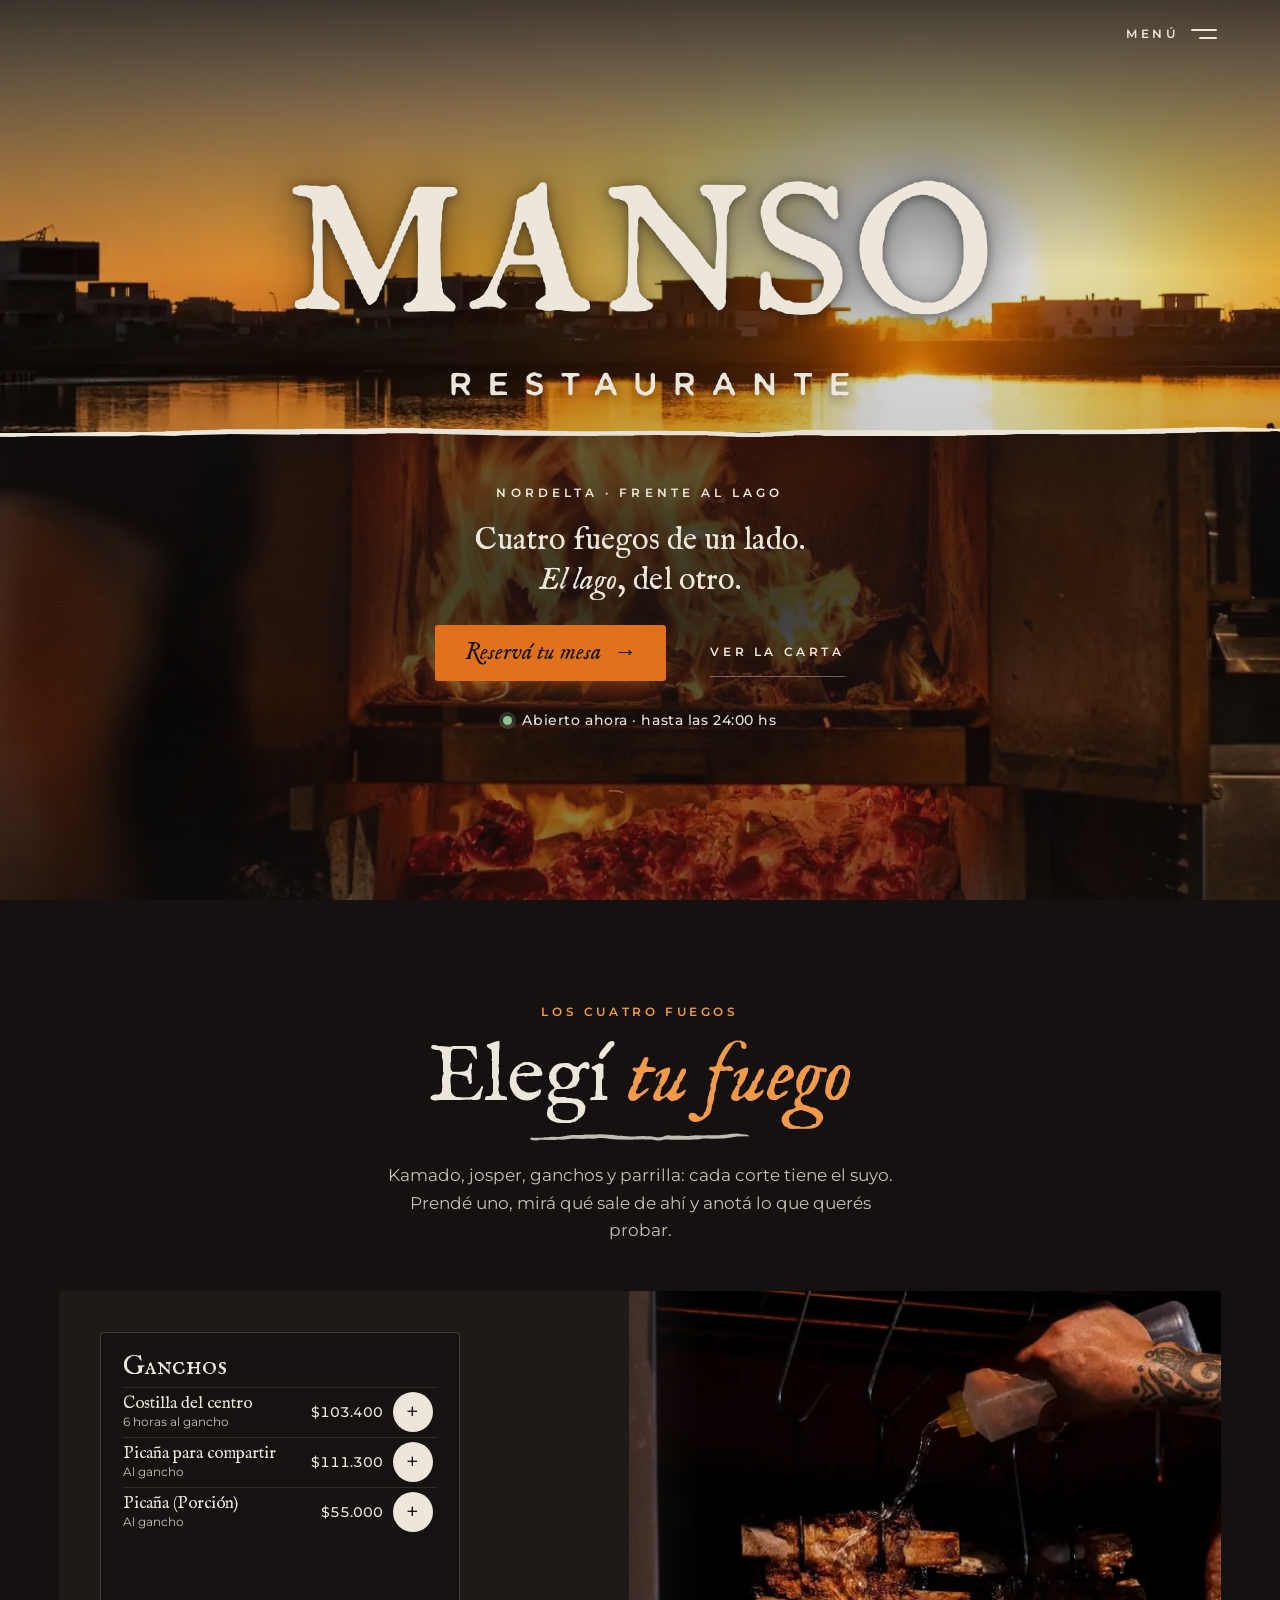
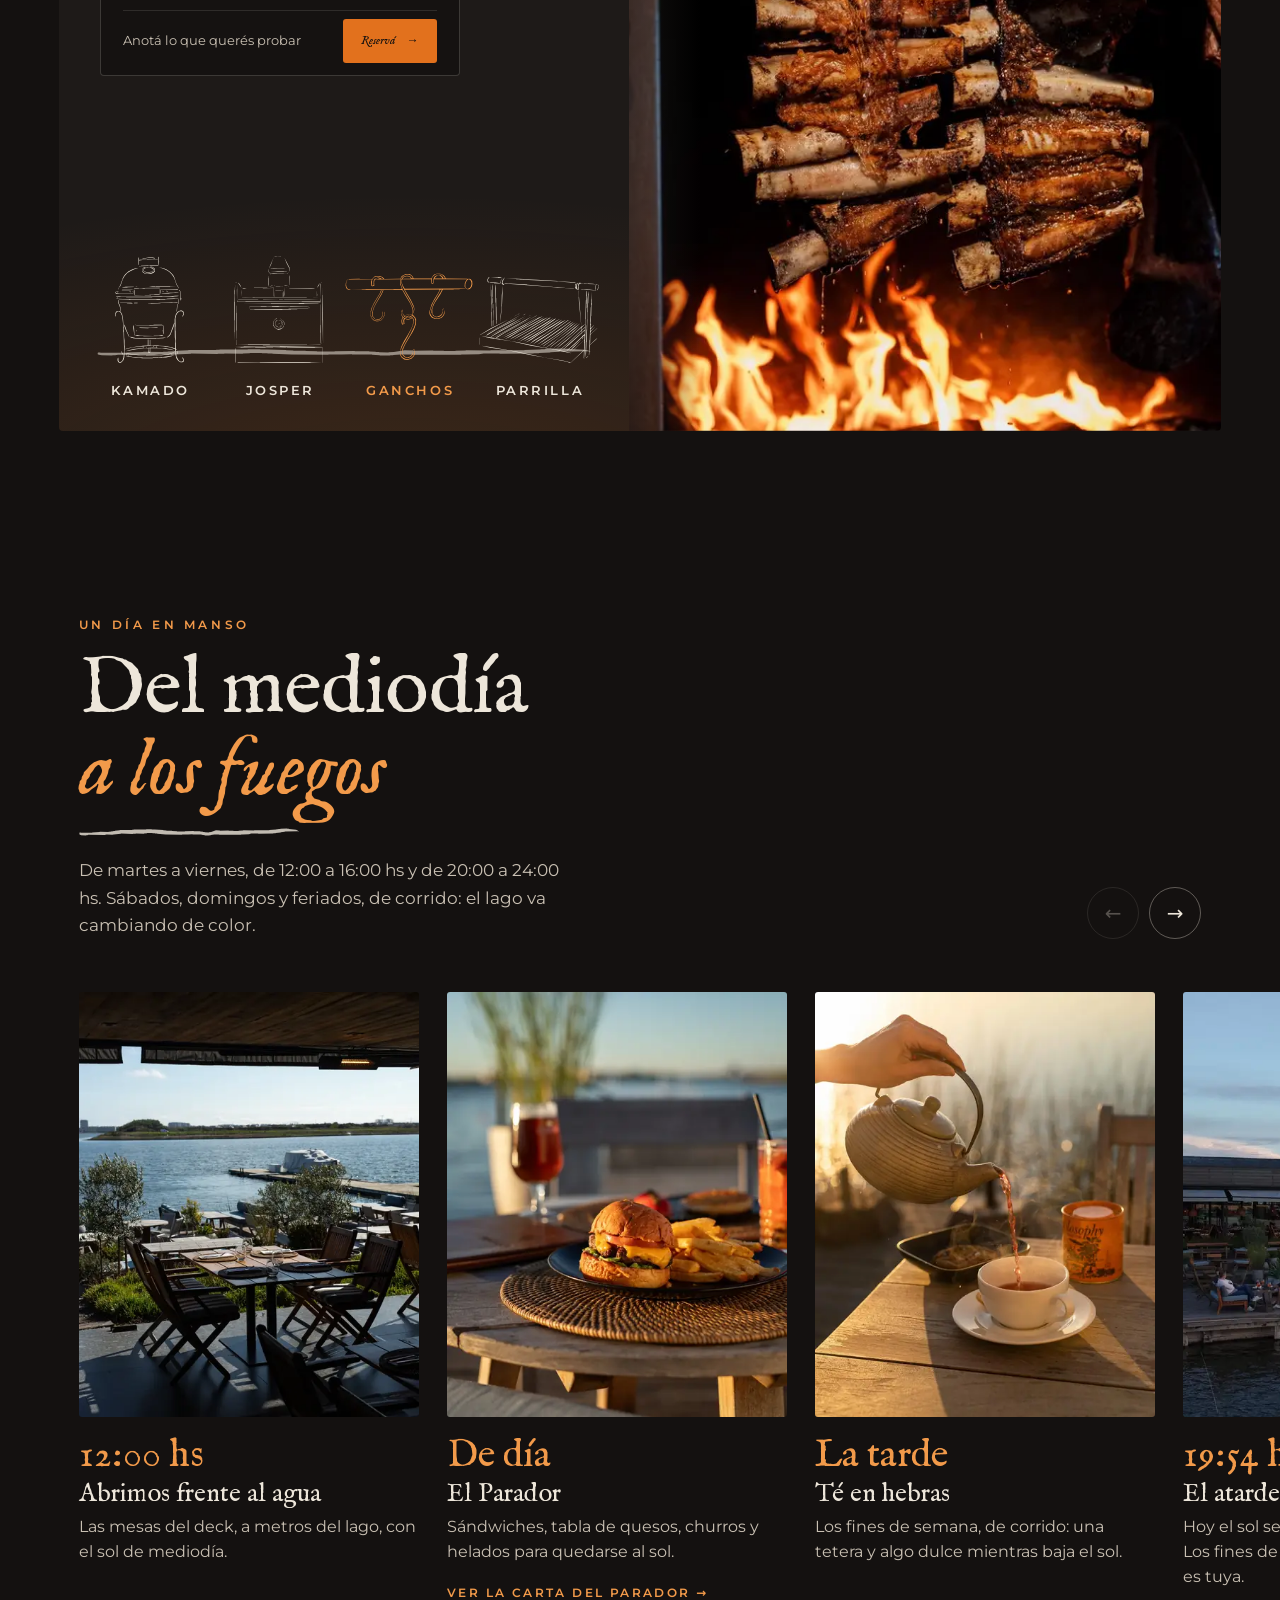
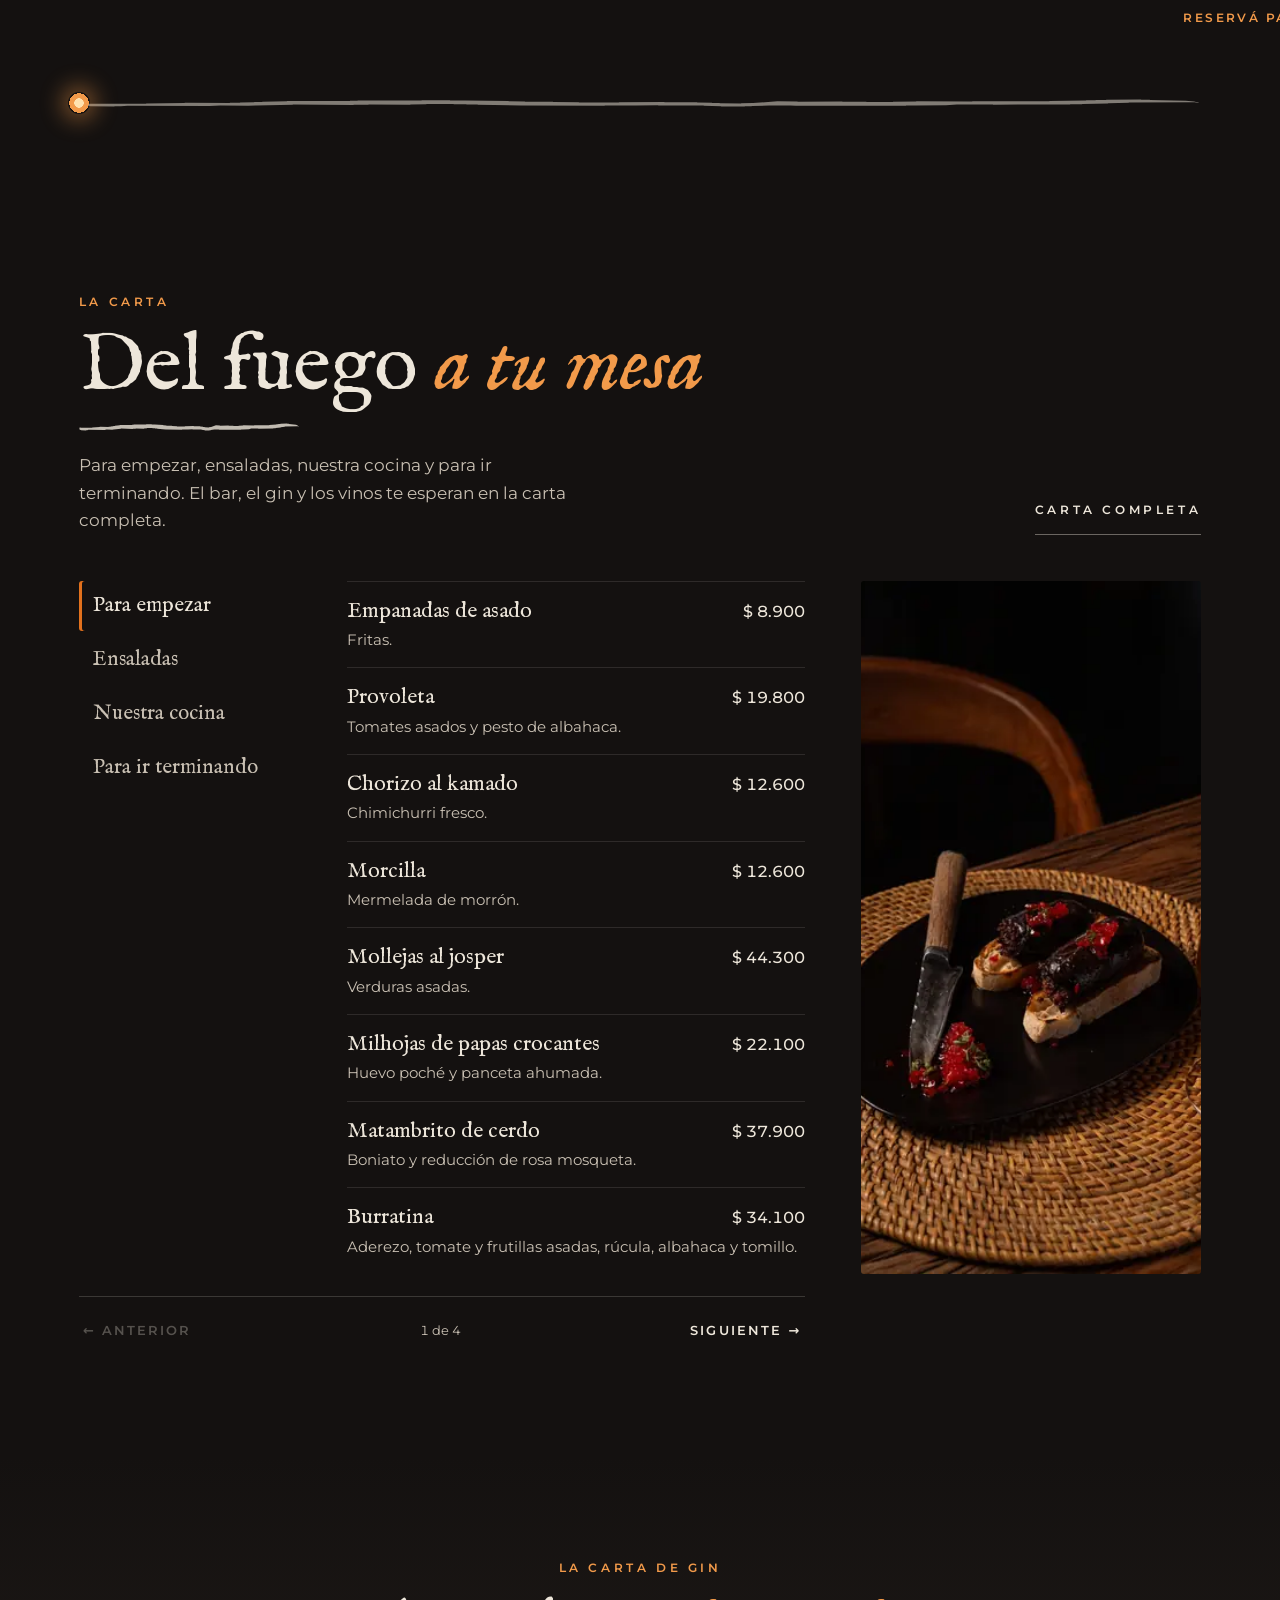
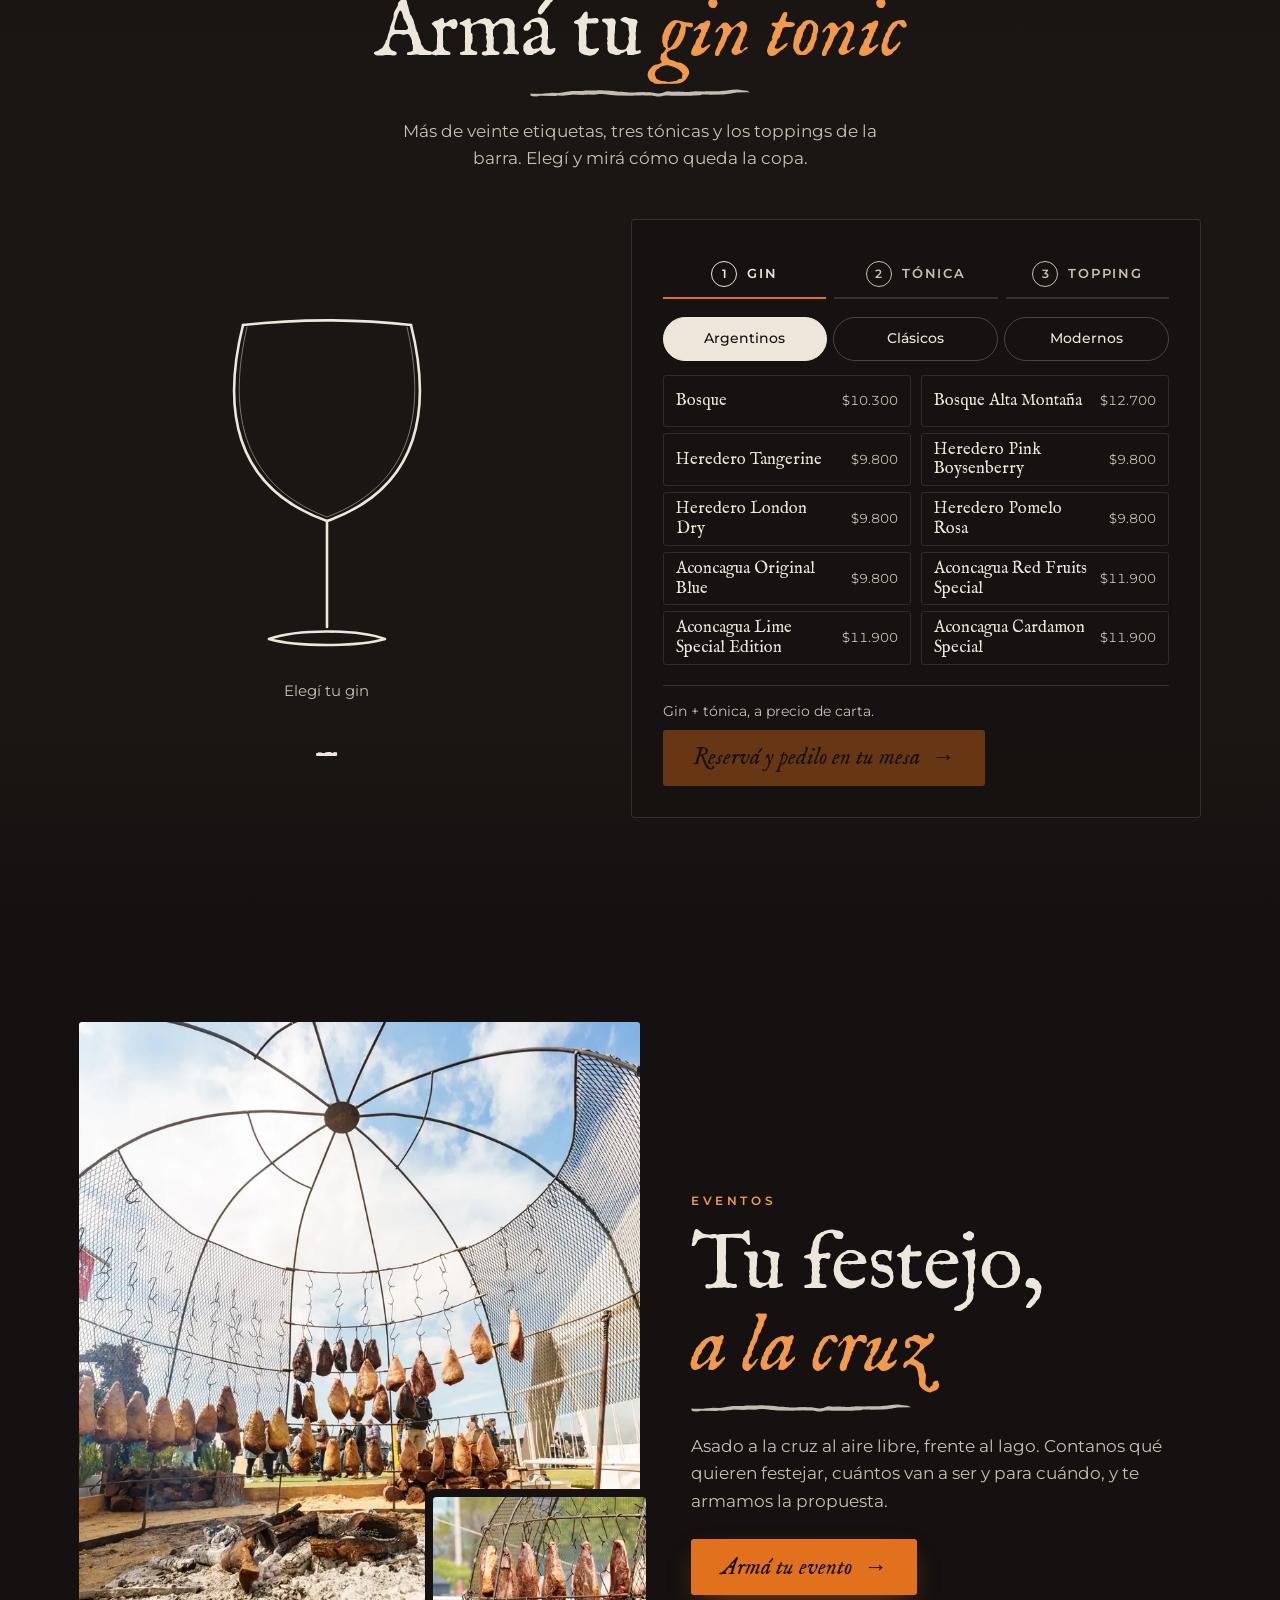
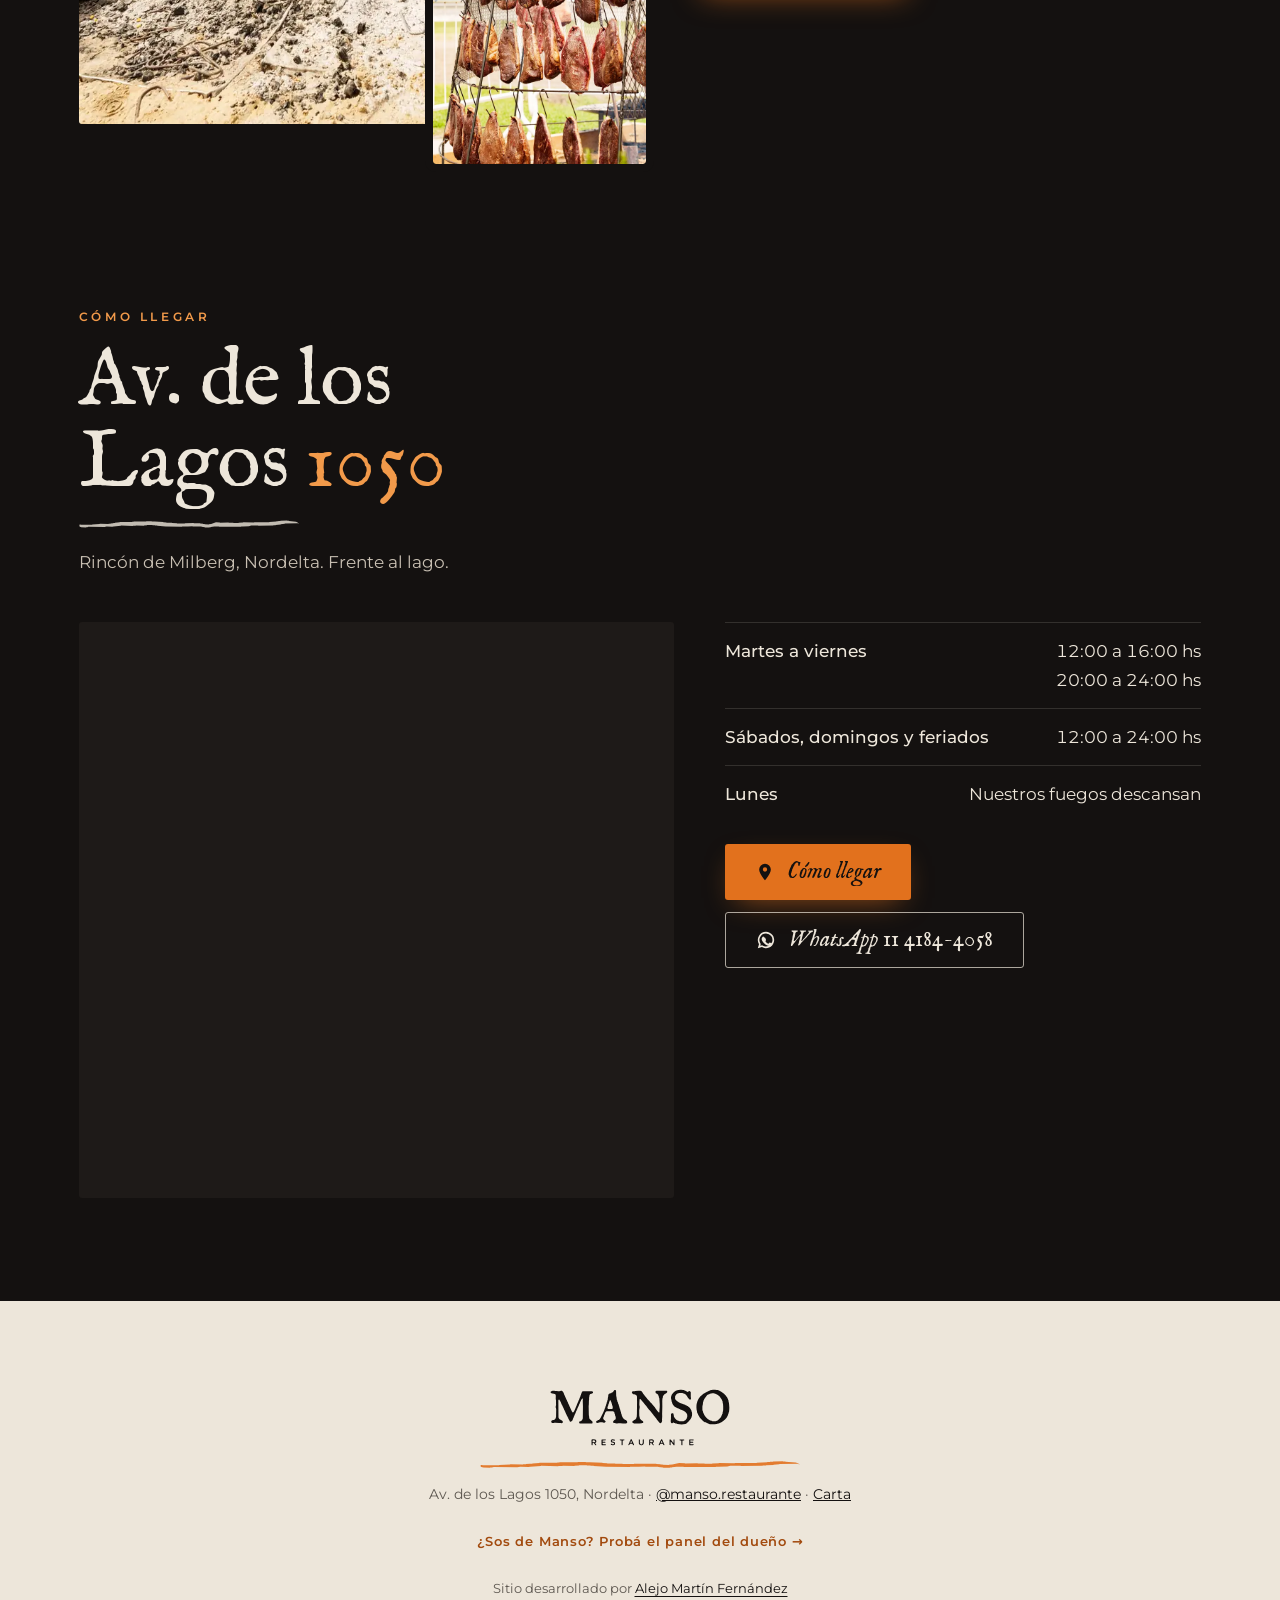
<file: index.html>
<!doctype html>
<html lang="es" class="con-intro sin-scroll">
<head>
<meta charset="utf-8">
<meta name="viewport" content="width=device-width,initial-scale=1,viewport-fit=cover">
<title>Manso Restaurante · Cuatro fuegos frente al lago · Nordelta</title>
<meta name="description" content="Kamado, josper, ganchos y parrilla frente al lago de Nordelta. La carta, la reserva y los eventos de Manso en un solo lugar.">
<meta property="og:type" content="website">
<meta property="og:site_name" content="Manso Restaurante">
<meta property="og:title" content="Manso · Elegí tu fuego">
<meta property="og:description" content="Kamado, josper, ganchos y parrilla frente al lago. Reservá tu mesa.">
<meta property="og:url" content="https://manso-restaurante.vercel.app/">
<meta property="og:image" content="https://manso-restaurante.vercel.app/img/og.jpg?v=1">
<meta property="og:image:type" content="image/jpeg">
<meta property="og:image:width" content="1200">
<meta property="og:image:height" content="630">
<meta property="og:image:alt" content="Manso Restaurante: los cuatro fuegos frente al lago">
<meta name="twitter:card" content="summary_large_image">
<meta name="twitter:image" content="https://manso-restaurante.vercel.app/img/og.jpg?v=1">
<meta name="theme-color" content="#141110">
<link rel="icon" href="img/favicon.svg" type="image/svg+xml">
<script>(function(){var r=document.documentElement;if(matchMedia('(prefers-reduced-motion:reduce)').matches){r.classList.remove('con-intro','sin-scroll')}})()</script>
<link rel="preload" href="fonts/im-fell-english-latin-400-normal.woff2" as="font" type="font/woff2" crossorigin>
<link rel="preload" as="image" href="img/lago-m-800.webp" media="(max-width:767px)">
<link rel="preload" as="image" href="img/fuego-m-800.webp" media="(max-width:767px)">
<link rel="stylesheet" href="css/fuentes.css?v=6">
<link rel="stylesheet" href="kit/kit.css?v=6">
<link rel="stylesheet" href="css/manso.css?v=6">
<noscript><style>.intro{display:none!important}html{overflow:auto!important}.hA [data-e],.rv,.rv-up{opacity:1!important;transform:none!important;clip-path:none!important}</style></noscript>
</head>
<body>
<div class="intro" aria-hidden="true">
  <div class="intro-mitad arr"></div><div class="intro-mitad aba"></div>
  <div class="intro-linea"></div>
</div>
<header class="barra">
  <a href="#inicio" class="barra-logo" aria-label="Manso, inicio"><img src="img/logo-hueso.svg" alt="" width="2804" height="883"></a>
  <div class="barra-der">
    <button class="barra-reserva" type="button" data-reservar>Reservá</button>
    <button class="btn-menu" type="button" aria-controls="menu" aria-expanded="false">Menú <i aria-hidden="true"></i></button>
  </div>
</header>
<div class="menu" id="menu" role="dialog" aria-modal="true" aria-label="Menú" aria-hidden="true">
  <div class="menu-top"><img src="img/logo-hueso.svg" alt="Manso" width="2804" height="883"><button class="menu-x" type="button">Cerrar</button></div>
  <nav>
    <a href="#fuegos"><small>01</small>Los fuegos</a>
    <a href="#dia"><small>02</small>Un día en Manso</a>
    <a href="#carta"><small>03</small>La carta</a>
    <a href="#gin"><small>04</small>Tu gin tonic</a>
    <a href="#eventos"><small>05</small>Eventos</a>
    <a href="#llegar"><small>06</small>Cómo llegar</a>
  </nav>
  <figure class="menu-foto" aria-hidden="true"><img src="img/dia-atardecer-800.webp" alt="" width="800" height="1000" loading="lazy" decoding="async"></figure>
  <div class="menu-pie"><span>Av. de los Lagos 1050, Nordelta</span><a href="https://wa.me/5491141844058" target="_blank" rel="noopener">WhatsApp 11 4184-4058</a><a href="admin/" target="_blank" rel="noopener">Probá el panel del dueño →</a></div>
</div>
<main id="inicio" data-kit-ph="no">
<section class="hero hA" aria-label="Manso Restaurante">
  <div class="hA-capa hA-cielo"><div class="ft"><picture><source media="(max-width:767px)" srcset="img/lago-m-800.webp"><img src="img/lago-d-1440.webp" srcset="img/lago-d-1440.webp 1440w, img/lago-d-1920.webp 1920w" sizes="100vw" alt="Atardecer sobre el lago de Nordelta desde el muelle de Manso" width="1920" height="1067" decoding="async" fetchpriority="high" data-hero-img></picture></div></div>
  <div class="hA-capa hA-brasa"><div class="ft"><picture><source media="(max-width:767px)" srcset="img/fuego-m-800.webp"><img src="img/fuego-d-1440.webp" srcset="img/fuego-d-1440.webp 1440w" sizes="100vw" alt="El hogar de leña encendido" width="1440" height="959" decoding="async" fetchpriority="high"></picture></div></div>
  <div class="hA-linea" aria-hidden="true"></div>
  <h1 class="hA-logo"><img src="img/logo-hueso.svg" alt="Manso Restaurante" width="2804" height="883"></h1>
  <div class="hA-abajo">
    <p class="hA-kicker" data-e style="--d:2">Nordelta · frente al lago</p>
    <p class="hA-frase" data-e style="--d:2">Cuatro fuegos de un lado.<br><em>El lago</em>, del otro.</p>
    <div class="hA-ctas" data-e style="--d:3">
      <button class="boton" type="button" data-reservar>Reservá tu mesa <span class="fl">→</span></button>
      <a class="secundaria" href="#carta">Ver la carta</a>
    </div>
    <p class="estado" data-estado data-e style="--d:4"><i></i><span>Abierto</span></p>
  </div>
</section>

<section class="fuegos" id="fuegos" aria-labelledby="t-fuegos">
  <div class="cab cab--centro">
    <p class="kicker rv-up">Los cuatro fuegos</p>
    <h2 class="titulo rv" id="t-fuegos">Elegí <em>tu fuego</em></h2>
    <p class="bajada rv-up">Kamado, josper, ganchos y parrilla: cada corte tiene el suyo. Prendé uno, mirá qué sale de ahí y anotá lo que querés probar.</p>
  </div>
  <div class="escena rv-up">
    <div class="escena-fotos">
      <div class="ft" data-f="kamado"><img src="img/w-kamado-600.webp" srcset="img/w-kamado-600.webp 600w, img/w-kamado-1100.webp 1100w" sizes="(max-width:767px) 100vw, (max-width:1023px) 52vw, 600px" alt="El kamado abierto con un corte madurado sobre la parrilla" width="1100" height="1375" decoding="async" loading="lazy"></div>
      <div class="ft" data-f="josper"><img src="img/w-josper-600.webp" srcset="img/w-josper-600.webp 600w, img/w-josper-1100.webp 1100w" sizes="(max-width:767px) 100vw, (max-width:1023px) 52vw, 600px" alt="El horno Josper al lado de los ganchos con picañas" width="1100" height="1375" decoding="async" loading="lazy"></div>
      <div class="ft" data-f="ganchos"><img src="img/w-ganchos-600.webp" srcset="img/w-ganchos-600.webp 600w, img/w-ganchos-1100.webp 1100w" sizes="(max-width:767px) 100vw, (max-width:1023px) 52vw, 600px" alt="Costillares colgados de los ganchos sobre el fuego" width="1100" height="1375" decoding="async" loading="lazy"></div>
      <div class="ft" data-f="parrilla"><img src="img/w-parrilla-600.webp" srcset="img/w-parrilla-600.webp 600w, img/w-parrilla-1100.webp 1100w" sizes="(max-width:767px) 100vw, (max-width:1023px) 52vw, 600px" alt="La parrillera frente a las brasas, la parrilla y los ganchos" width="1100" height="1375" decoding="async" loading="lazy"></div>
    </div>
    <div class="chispas" aria-hidden="true"></div>
    <div class="ficha" role="region" aria-live="polite" aria-label="Lo que sale de este fuego">
      <div class="ficha-cab"><h3>Kamado</h3><button class="ficha-x" type="button" aria-label="Apagar el fuego">×</button></div>
      <p class="ficha-desc"></p>
      <ul></ul>
      <div class="ficha-pie"><span>Anotá lo que querés probar</span><button type="button" class="boton boton--chico" data-reservar-anotados>Reservá <span class="fl">→</span></button></div>
    </div>
    <div class="linea-fuegos">
      <button class="fuego-btn" type="button" data-f="kamado" aria-pressed="false" style="--i:0"><i class="fuego-ico" aria-hidden="true" style="-webkit-mask-image:url(img/f-kamado.svg);mask-image:url(img/f-kamado.svg)"></i><span>Kamado</span></button><button class="fuego-btn" type="button" data-f="josper" aria-pressed="false" style="--i:1"><i class="fuego-ico" aria-hidden="true" style="-webkit-mask-image:url(img/f-josper.svg);mask-image:url(img/f-josper.svg)"></i><span>Josper</span></button><button class="fuego-btn" type="button" data-f="ganchos" aria-pressed="false" style="--i:2"><i class="fuego-ico" aria-hidden="true" style="-webkit-mask-image:url(img/f-ganchos.svg);mask-image:url(img/f-ganchos.svg)"></i><span>Ganchos</span></button><button class="fuego-btn" type="button" data-f="parrilla" aria-pressed="false" style="--i:3"><i class="fuego-ico" aria-hidden="true" style="-webkit-mask-image:url(img/f-parrilla.svg);mask-image:url(img/f-parrilla.svg)"></i><span>Parrilla</span></button>
    </div>
  </div>
</section>

<section class="dia" id="dia" aria-labelledby="t-dia">
  <div class="cab cab--fila">
    <div>
      <p class="kicker rv-up">Un día en Manso</p>
      <h2 class="titulo rv" id="t-dia">Del mediodía <em>a los fuegos</em></h2>
      <p class="bajada rv-up">De martes a viernes, de 12:00 a 16:00 hs y de 20:00 a 24:00 hs. Sábados, domingos y feriados, de corrido: el lago va cambiando de color.</p>
    </div>
    <div class="flechas rv-up"><button type="button" class="flecha" data-dir="-1" aria-label="Momento anterior">←</button><button type="button" class="flecha" data-dir="1" aria-label="Momento siguiente">→</button></div>
  </div>
  <div class="dia-pista rv-up" tabindex="0" aria-label="Momentos del día, deslizables">
    <article class="momento">
      <div class="ft momento-foto"><img src="img/dia-abrimos-480.webp" srcset="img/dia-abrimos-480.webp 480w, img/dia-abrimos-800.webp 800w" sizes="(max-width:767px) 78vw, 360px" alt="" width="800" height="1000" decoding="async" loading="lazy"></div>
      <p class="momento-hora">12:00 hs</p>
      <h3>Abrimos frente al agua</h3>
      <p>Las mesas del deck, a metros del lago, con el sol de mediodía.</p>
    </article>
    <article class="momento">
      <div class="ft momento-foto"><img src="img/dia-parador-480.webp" srcset="img/dia-parador-480.webp 480w, img/dia-parador-800.webp 800w" sizes="(max-width:767px) 78vw, 360px" alt="" width="800" height="1000" decoding="async" loading="lazy"></div>
      <p class="momento-hora">De día</p>
      <h3>El Parador</h3>
      <p>Sándwiches, tabla de quesos, churros y helados para quedarse al sol.</p><button type="button" class="enlace" data-parador>Ver la carta del Parador →</button>
    </article>
    <article class="momento">
      <div class="ft momento-foto"><img src="img/dia-tarde-480.webp" srcset="img/dia-tarde-480.webp 480w, img/dia-tarde-800.webp 800w" sizes="(max-width:767px) 78vw, 360px" alt="" width="800" height="1000" decoding="async" loading="lazy"></div>
      <p class="momento-hora">La tarde</p>
      <h3>Té en hebras</h3>
      <p>Los fines de semana, de corrido: una tetera y algo dulce mientras baja el sol.</p>
    </article>
    <article class="momento">
      <div class="ft momento-foto"><img src="img/dia-atardecer-480.webp" srcset="img/dia-atardecer-480.webp 480w, img/dia-atardecer-800.webp 800w" sizes="(max-width:767px) 78vw, 360px" alt="" width="800" height="1000" decoding="async" loading="lazy"></div>
      <p class="momento-hora"><span data-pone>19:40</span> hs</p>
      <h3>El atardecer</h3>
      <p><span data-pone-txt>Hoy el sol se pone sobre el lago a esa hora.</span> Los fines de semana, la mesa de adelante es tuya.</p><button type="button" class="enlace" data-atardecer>Reservá para el atardecer →</button>
    </article>
    <article class="momento">
      <div class="ft momento-foto"><img src="img/dia-noche-480.webp" srcset="img/dia-noche-480.webp 480w, img/dia-noche-800.webp 800w" sizes="(max-width:767px) 78vw, 360px" alt="" width="800" height="1000" decoding="async" loading="lazy"></div>
      <p class="momento-hora">20:00 hs</p>
      <h3>Se prenden los fuegos</h3>
      <p>Kamado, josper, ganchos y parrilla, hasta las 24:00 hs.</p><a class="enlace" href="#fuegos">Elegí tu fuego →</a>
    </article>
  </div>
  <div class="dia-sol" aria-hidden="true"><div class="dia-sol-linea"></div><i class="dia-sol-punto"></i></div>
</section>

<section class="carta" id="carta" aria-labelledby="t-carta">
  <div class="cab cab--fila">
    <div>
      <p class="kicker rv-up">La carta</p>
      <h2 class="titulo rv" id="t-carta">Del fuego <em>a tu mesa</em></h2>
      <p class="bajada rv-up">Para empezar, ensaladas, nuestra cocina y para ir terminando. El bar, el gin y los vinos te esperan en la carta completa.</p>
    </div>
    <a class="secundaria rv-up" href="carta/">Carta completa</a>
  </div>
  <div class="carta-caja rv-up">
    <div class="carta-kit" data-kit="carta" data-kit-pedir="false" data-kit-categorias="para-empezar,ensaladas,nuestra-cocina,para-terminar"></div>
    <figure class="carta-foto" aria-hidden="true">
      <div class="ft" data-cat="para-empezar"><img src="img/c-empezar-800.webp" srcset="img/c-empezar-480.webp 480w, img/c-empezar-800.webp 800w" sizes="(max-width:1099px) 100vw, 340px" alt="" width="800" height="1000" loading="lazy" decoding="async"></div>
      <div class="ft" data-cat="nuestra-cocina"><img src="img/c-cocina-800.webp" srcset="img/c-cocina-480.webp 480w, img/c-cocina-800.webp 800w" sizes="(max-width:1099px) 100vw, 340px" alt="" width="800" height="1000" loading="lazy" decoding="async"></div>
      <div class="ft" data-cat="para-terminar"><img src="img/c-terminar-800.webp" srcset="img/c-terminar-480.webp 480w, img/c-terminar-800.webp 800w" sizes="(max-width:1099px) 100vw, 340px" alt="" width="800" height="1000" loading="lazy" decoding="async"></div>
      <div class="carta-ico" data-cat="ensaladas"><i style="-webkit-mask-image:url(img/f-rescoldo.svg);mask-image:url(img/f-rescoldo.svg)"></i><span>Verduras al rescoldo: cubiertas de brasas y cenizas tibias.</span></div>
    </figure>
    <div class="carta-pie">
      <button type="button" class="paso" data-carta-paso="-1">← Anterior</button>
      <span class="carta-n" aria-live="polite"></span>
      <button type="button" class="paso" data-carta-paso="1">Siguiente →</button>
    </div>
  </div>
</section>

<section class="gin" id="gin" aria-labelledby="t-gin">
  <div class="cab cab--centro">
    <p class="kicker rv-up">La carta de gin</p>
    <h2 class="titulo rv" id="t-gin">Armá tu <em>gin tonic</em></h2>
    <p class="bajada rv-up">Más de veinte etiquetas, tres tónicas y los toppings de la barra. Elegí y mirá cómo queda la copa.</p>
  </div>
  <div class="gin-caja rv-up">
    <div class="gin-copa">
      <svg viewBox="0 0 300 420" role="img" aria-label="Tu copa de gin tonic">
        <defs><clipPath id="copa-in"><path d="M70 74 C 52 150 58 228 150 262 C 242 228 248 150 230 74 Z"/></clipPath></defs>
        <g clip-path="url(#copa-in)">
          <rect class="liq" x="40" y="70" width="220" height="200"/>
          <g class="burbujas"></g>
          <g class="topping"></g>
        </g>
        <path class="vidrio" d="M66 70 C 46 150 54 232 150 266 C 246 232 254 150 234 70"/>
        <path class="vidrio fino" d="M70 72 C 52 150 60 228 150 262 C 240 228 248 150 230 72"/>
        <path class="vidrio" d="M66 70 C 120 64 180 64 234 70"/>
        <path class="vidrio" d="M150 266 L 150 372"/>
        <path class="vidrio" d="M92 384 C 120 374 180 374 208 384 C 180 392 120 392 92 384 Z"/>
      </svg>
      <p class="gin-total"><span data-gin-resumen>Elegí tu gin</span><b data-gin-precio>—</b></p>
    </div>
    <div class="gin-panel">
      <ol class="gin-pasos">
        <li><button type="button" data-paso="0" aria-current="step"><b>1</b>Gin</button></li>
        <li><button type="button" data-paso="1"><b>2</b>Tónica</button></li>
        <li><button type="button" data-paso="2"><b>3</b>Topping</button></li>
      </ol>
      <div class="gin-cuerpo">
        <div class="gin-paso" data-p="0">
          <div class="gin-fam" role="radiogroup" aria-label="Familia">
            <button type="button" role="radio" data-fam="argentino" aria-checked="true">Argentinos</button>
            <button type="button" role="radio" data-fam="clasico" aria-checked="false">Clásicos</button>
            <button type="button" role="radio" data-fam="moderno" aria-checked="false">Modernos</button>
          </div>
          <div class="gin-lista" role="radiogroup" aria-label="Gin"></div>
        </div>
        <div class="gin-paso" data-p="1" hidden><div class="fichas" role="radiogroup" aria-label="Tónica" data-tonicas></div></div>
        <div class="gin-paso" data-p="2" hidden><div class="fichas fichas--4" role="radiogroup" aria-label="Topping" data-toppings></div></div>
      </div>
      <div class="gin-pie">
        <p class="gin-nota" data-gin-nota>Gin + tónica, a precio de carta.</p>
        <button type="button" class="boton" data-gin-reservar disabled>Reservá y pedilo en tu mesa <span class="fl">→</span></button>
      </div>
    </div>
  </div>
</section>

<section class="eventos" id="eventos" aria-labelledby="t-eventos">
  <div class="eventos-caja">
    <figure class="eventos-foto rv-up">
      <div class="ft eventos-a"><img src="img/eventos-1-800.webp" srcset="img/eventos-1-800.webp 800w, img/eventos-1-1400.webp 1400w" sizes="(max-width:767px) 100vw, 60vw" alt="Asado a la cruz bajo una estructura de hierro, al aire libre" width="1400" height="1750" loading="lazy" decoding="async"></div>
      <div class="ft eventos-b"><img src="img/eventos-2-600.webp" srcset="img/eventos-2-600.webp 600w, img/eventos-2-900.webp 900w" sizes="(max-width:767px) 40vw, 260px" alt="Cortes colgados en la cruz, frente al lago" width="900" height="1125" loading="lazy" decoding="async"></div>
    </figure>
    <div class="eventos-txt">
      <p class="kicker rv-up">Eventos</p>
      <h2 class="titulo rv" id="t-eventos">Tu festejo, <em>a la cruz</em></h2>
      <p class="bajada rv-up">Asado a la cruz al aire libre, frente al lago. Contanos qué quieren festejar, cuántos van a ser y para cuándo, y te armamos la propuesta.</p>
      <button type="button" class="boton rv-up" data-evento>Armá tu evento <span class="fl">→</span></button>
    </div>
  </div>
</section>

<section class="llegar" id="llegar" aria-labelledby="t-llegar">
  <div class="cab cab--fila">
    <div>
      <p class="kicker rv-up">Cómo llegar</p>
      <h2 class="titulo rv" id="t-llegar">Av. de los Lagos <em>1050</em></h2>
      <p class="bajada rv-up">Rincón de Milberg, Nordelta. Frente al lago.</p>
    </div>
  </div>
  <div class="llegar-caja">
    <div class="mapa rv-up">
      <iframe title="Mapa: Manso Restaurante en Nordelta" src="https://maps.google.com/maps?q=-34.4302691,-58.639928&amp;z=16&amp;t=m&amp;hl=es&amp;output=embed" loading="lazy" referrerpolicy="no-referrer-when-downgrade"></iframe>
    </div>
    <div class="llegar-txt">
      <dl class="horarios rv-up">
        <div><dt>Martes a viernes</dt><dd>12:00 a 16:00 hs<br>20:00 a 24:00 hs</dd></div>
        <div><dt>Sábados, domingos y feriados</dt><dd>12:00 a 24:00 hs</dd></div>
        <div><dt>Lunes</dt><dd>Nuestros fuegos descansan</dd></div>
      </dl>
      <div class="llegar-ctas rv-up">
        <a class="boton" href="https://www.google.com/maps/search/?api=1&amp;query=Manso+Restaurante&amp;query_place_id=ChIJn5RAeZulvJURbPFAAbjYP20" target="_blank" rel="noopener"><i class="b-ico b-ico--mapa" aria-hidden="true"></i>Cómo llegar</a>
        <a class="boton boton--linea" href="https://wa.me/5491141844058" target="_blank" rel="noopener"><i class="b-ico b-ico--wa" aria-hidden="true"></i>WhatsApp 11 4184-4058</a>
      </div>
    </div>
  </div>
</section>
</main>

<footer class="pie">
  <img class="pie-logo" src="img/logo-carbon.svg" alt="Manso Restaurante" width="2804" height="883" loading="lazy">
  <div class="trazo-pie" aria-hidden="true"></div>
  <p>Av. de los Lagos 1050, Nordelta · <a href="https://instagram.com/manso.restaurante" target="_blank" rel="noopener">@manso.restaurante</a> · <a href="carta/">Carta</a></p>
  <p class="pie-panel"><a href="admin/" target="_blank" rel="noopener">¿Sos de Manso? Probá el panel del dueño →</a></p>
  <p class="credito">Sitio desarrollado por <a href="https://alejomfernandez.com.ar" target="_blank" rel="noopener">Alejo Martín Fernández</a></p>
</footer>
<script type="module" src="js/manso.js?v=6"></script>
</body>
</html>
</file>
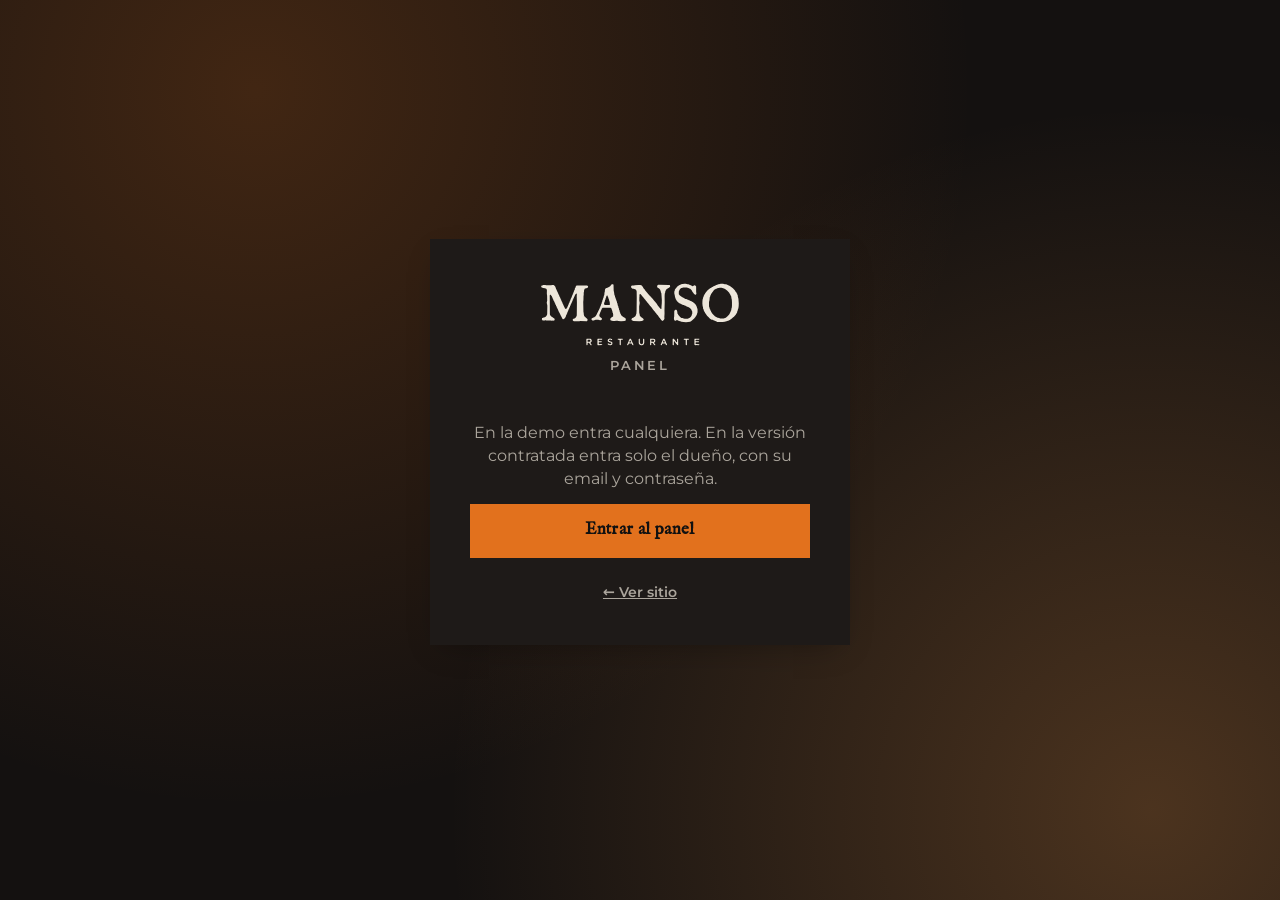
<file: admin/index.html>
<!doctype html>
<!-- Plantilla del panel. Va en web/admin/index.html de cada demo (scripts/instalar.mjs la copia). -->
<html lang="es">
<head>
<meta charset="utf-8">
<meta name="viewport" content="width=device-width, initial-scale=1, viewport-fit=cover">
<meta name="robots" content="noindex, nofollow">
<meta name="theme-color" content="#111111">
<title>Panel</title>
<script>
  // /admin sin barra final rompe las rutas relativas en algunos servidores (XAMPP): la agregamos.
  if (!/\/$|\.html$/.test(location.pathname)) location.replace(location.pathname + '/' + location.search + location.hash);
</script>
<link rel="stylesheet" href="../css/fuentes.css?v=3">
<link rel="stylesheet" href="../kit/kit.css?v=3">
<link rel="stylesheet" href="../kit/admin/admin.css?v=1">
</head>
<body>
<div id="kit-admin" class="kit-root kit-admin" aria-busy="true"></div>
<script type="module">
  import { initAdmin } from '../kit/admin/admin.js?v=1';
  initAdmin({ config: '../cliente.json', sitio: '../' });
</script>
</body>
</html>
</file>
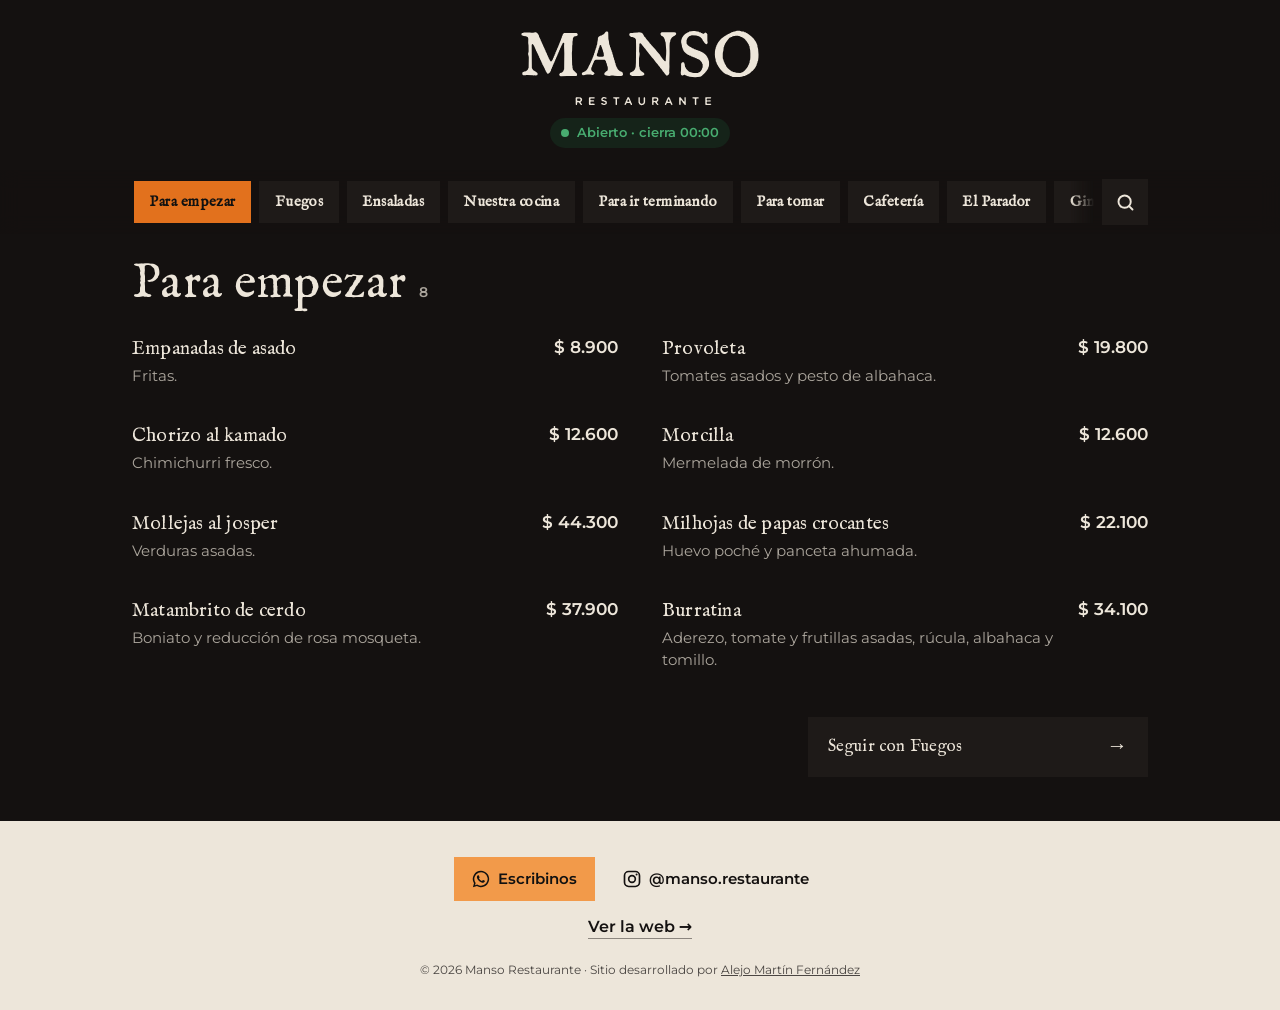
<file: carta/index.html>
<!doctype html>
<!-- Carta pública: la página a la que lleva el QR de las mesas. Va en web/carta/index.html de cada demo (scripts/instalar.mjs la copia).
     Se edita desde /admin (Carta) y el QR + las tarjetas para imprimir salen de /admin (QR de la carta). -->
<html lang="es">
<head>
<meta charset="utf-8">
<meta name="viewport" content="width=device-width, initial-scale=1, viewport-fit=cover">
<meta name="theme-color" content="#ffffff">
<title>Carta</title>
<meta name="description" content="Carta online, siempre actualizada.">
<script>
  // /carta sin barra final rompe las rutas relativas en algunos servidores (XAMPP): la agregamos.
  if (!/\/$|\.html$/.test(location.pathname)) location.replace(location.pathname + '/' + location.search + location.hash);
</script>
<link rel="preconnect" href="https://fonts.googleapis.com"><link rel="preconnect" href="https://fonts.gstatic.com" crossorigin>
<link rel="stylesheet" href="../css/fuentes.css?v=3">
<link rel="stylesheet" href="../kit/kit.css?v=3">
<link rel="stylesheet" href="../kit/menu.css?v=1">
</head>
<body>
<div id="kit-menu" class="kit-root kit-menu" aria-busy="true"></div>
<script type="module">
  import { initMenu } from '../kit/modules/menu.js?v=1';
  initMenu({ config: '../cliente.json', sitio: '../', imagenes: { lqip: '../img/lqip.json' } });
</script>
</body>
</html>
</file>
<file: css/fuentes.css>
@font-face{font-family:"Fell";src:url(../fonts/im-fell-english-latin-400-normal.woff2) format("woff2");font-weight:400;font-style:normal;font-display:swap}
@font-face{font-family:"Fell";src:url(../fonts/im-fell-english-latin-400-italic.woff2) format("woff2");font-weight:400;font-style:italic;font-display:swap}
@font-face{font-family:"Fell SC";src:url(../fonts/im-fell-english-sc-latin-400-normal.woff2) format("woff2");font-weight:400;font-style:normal;font-display:swap}
@font-face{font-family:"Montserrat";src:url(../fonts/montserrat-latin-300-normal.woff2) format("woff2");font-weight:300;font-display:swap}
@font-face{font-family:"Montserrat";src:url(../fonts/montserrat-latin-400-normal.woff2) format("woff2");font-weight:400;font-display:swap}
@font-face{font-family:"Montserrat";src:url(../fonts/montserrat-latin-500-normal.woff2) format("woff2");font-weight:500;font-display:swap}
@font-face{font-family:"Montserrat";src:url(../fonts/montserrat-latin-600-normal.woff2) format("woff2");font-weight:600;font-display:swap}
</file>
<file: kit/kit.css>
/* KIT DEMOS — estilos de módulos y popups.
   Todo sale de las variables --kit-* que arma core/theme.js desde cliente.json → marca.
   Cada demo puede pisar cualquier variable o clase .kit-* en su propio CSS. */

:root {
  --kit-bg: #fff; --kit-surface: #fff; --kit-text: #151515; --kit-muted: #666; --kit-primary: #111; --kit-on-primary: #fff;
  --kit-accent: #fc0; --kit-on-accent: #111; --kit-border: #ddd; --kit-ok: #1f9d55; --kit-warn: #d97706; --kit-danger: #d42a1d;
  --kit-font-head: inherit; --kit-font-body: inherit; --kit-head-case: uppercase;
  --kit-radius: 14px; --kit-radius-btn: 12px; --kit-border-w: 1.5px; --kit-shadow: 0 10px 30px -12px rgba(0,0,0,.35);
  --kit-ease: cubic-bezier(.2,.8,.2,1); --kit-z: 9000;
}
.kit-root, .kit-root *, .kit-root *::before, .kit-root *::after { box-sizing: border-box; }
.kit-root [hidden], .kit-root[hidden] { display: none !important; }
.kit-root { font-family: var(--kit-font-body); color: var(--kit-text); -webkit-tap-highlight-color: transparent; }
.kit-sr { position: absolute !important; width: 1px; height: 1px; overflow: hidden; clip: rect(0 0 0 0); white-space: nowrap; }
html.kit-lock { overflow: hidden; }
html.kit-lock body { overflow: hidden; touch-action: none; }

/* ---------- botones ---------- */
.kit-btn {
  appearance: none; display: inline-flex; align-items: center; justify-content: center; gap: .45em;
  min-height: 44px; padding: .7em 1.15em; border: var(--kit-border-w) solid var(--kit-primary); border-radius: var(--kit-radius-btn);
  background: var(--kit-primary); color: var(--kit-on-primary); font: 700 .95rem/1.1 var(--kit-font-body); text-decoration: none;
  cursor: pointer; transition: transform .15s var(--kit-ease), filter .15s, background .2s, box-shadow .2s; white-space: nowrap;
}
.kit-btn:hover { filter: brightness(1.08); }
.kit-btn:active { transform: translateY(1px) scale(.98); }
.kit-btn:focus-visible, .kit-chip:focus-visible, .kit-tab:focus-visible, .kit-add:focus-visible, .kit-x:focus-visible { outline: 3px solid var(--kit-accent); outline-offset: 2px; }
.kit-btn--ghost { background: var(--kit-surface); color: var(--kit-text); border-color: var(--kit-border); }
.kit-btn--danger { background: var(--kit-danger); border-color: var(--kit-danger); color: #fff; }
.kit-btn--danger-t { color: var(--kit-danger); }
.kit-btn--sm { min-height: 36px; padding: .45em .85em; font-size: .85rem; }
.kit-btn--big { min-height: 54px; font-size: 1.05rem; font-family: var(--kit-font-head); text-transform: var(--kit-head-case); letter-spacing: .02em; }
.kit-btn--block { width: 100%; }
.kit-btn[disabled] { opacity: .55; cursor: not-allowed; }
.kit-btn.is-loading { position: relative; color: transparent !important; }
.kit-btn.is-loading::after { content: ""; position: absolute; width: 20px; height: 20px; border: 2.5px solid var(--kit-on-primary); border-right-color: transparent; border-radius: 50%; animation: kit-spin .7s linear infinite; }
.kit-icon { appearance: none; width: 36px; height: 36px; display: inline-grid; place-items: center; border: var(--kit-border-w) solid var(--kit-border); border-radius: 10px; background: var(--kit-surface); color: var(--kit-text); cursor: pointer; font-size: 1rem; }
.kit-icon--danger { color: var(--kit-danger); }
.kit-icon[disabled] { opacity: .35; cursor: default; }
.kit-row { display: flex; gap: .6rem; flex-wrap: wrap; align-items: center; }
.kit-row--end { justify-content: flex-end; } .kit-row--center { justify-content: center; } .kit-row--between { justify-content: space-between; }
.kit-row--stack { flex-direction: column; align-items: stretch; }

/* ---------- badges / tags ---------- */
.kit-badge { display: inline-flex; align-items: center; gap: .3em; padding: .28em .6em; border-radius: 999px; font: 700 .72rem/1 var(--kit-font-body); letter-spacing: .02em; background: color-mix(in srgb, var(--kit-text) 9%, var(--kit-surface)); color: var(--kit-text); white-space: nowrap; }
.kit-badge--ok { background: color-mix(in srgb, var(--kit-ok) 16%, var(--kit-surface)); color: color-mix(in srgb, var(--kit-ok) 75%, #000); }
.kit-badge--warn { background: color-mix(in srgb, var(--kit-warn) 18%, var(--kit-surface)); color: color-mix(in srgb, var(--kit-warn) 70%, #000); }
.kit-badge--danger, .kit-badge--off { background: color-mix(in srgb, var(--kit-danger) 14%, var(--kit-surface)); color: color-mix(in srgb, var(--kit-danger) 80%, #000); }
.kit-badge--new { background: var(--kit-accent); color: var(--kit-on-accent); animation: kit-pulse 1.4s ease-in-out 3; }
.kit-tag { display: inline-grid; place-items: center; width: 1.15em; height: 1.15em; vertical-align: -.12em; margin-left: .15em; color: var(--kit-primary); }
.kit-tag svg { width: 100%; height: 100%; }
.kit-tag--txt { width: auto; height: auto; font-size: .7em; padding: .15em .45em; border-radius: 999px; background: var(--kit-accent); color: var(--kit-on-accent); }

/* ---------- carta ---------- */
.kit-carta { --kit-cols: 1; }
.kit-tabs { display: flex; gap: .5rem; overflow-x: auto; scrollbar-width: none; padding: 2px 2px 10px; margin-bottom: .5rem; scroll-snap-type: x proximity; }
.kit-tabs::-webkit-scrollbar { display: none; }
.kit-tab {
  appearance: none; flex: 0 0 auto; scroll-snap-align: start; min-height: 44px; padding: .55em 1.1em;
  border: var(--kit-border-w) solid var(--kit-text); border-radius: var(--kit-radius-btn); background: var(--kit-surface); color: var(--kit-text);
  font: 700 .95rem/1 var(--kit-font-head); text-transform: var(--kit-head-case); letter-spacing: .03em; cursor: pointer; transition: background .2s, color .2s, transform .15s;
}
.kit-tab.is-on { background: var(--kit-primary); border-color: var(--kit-primary); color: var(--kit-on-primary); }
.kit-carta__panel { display: grid; grid-template-columns: repeat(var(--kit-cols), minmax(0, 1fr)); gap: 0 2rem; }
.kit-item {
  display: grid; grid-template-columns: auto minmax(0, 1fr) auto; gap: .9rem; align-items: center; padding: 1rem 0;
  border-bottom: var(--kit-border-w) dashed var(--kit-border); min-width: 0;
  animation: kit-up .5s var(--kit-ease) both; animation-delay: calc(var(--i, 0) * 45ms);
}
.kit-item:not(:has(.kit-item__foto)) { grid-template-columns: minmax(0, 1fr) auto; }
.kit-item.is-off { opacity: .55; }
.kit-item__foto { width: 64px; height: 64px; object-fit: cover; border-radius: calc(var(--kit-radius) * .7); }
.kit-item__name { margin: 0 0 .25rem; font: 400 1.2rem/1.05 var(--kit-font-head); text-transform: var(--kit-head-case); }
.kit-item__n { margin-right: .5em; color: var(--kit-primary); }
.kit-item__desc { margin: 0; color: var(--kit-muted); font-size: .9rem; line-height: 1.4; }
.kit-item__side { display: flex; flex-direction: column; align-items: flex-end; gap: .45rem; }
.kit-price { font: 700 1.05rem/1 var(--kit-font-body); white-space: nowrap; }
.kit-price--na { font-size: .85rem; color: var(--kit-muted); font-weight: 600; }
/* botón de sumar (kit 1.20): "+" redondo que se abre en "− n +" dentro de un lugar fijo.
   El hueco [data-kit-qty] siempre mide lo mismo, así sumar nunca mueve ni estira la carta. */
[data-kit-qty] { --kq-h: var(--kit-qty-h, 44px); --kq-w: var(--kit-qty-w, 116px); position: relative; flex: none; display: inline-flex; align-items: center; justify-content: flex-end; width: var(--kq-w); height: var(--kq-h); }
@media (hover: hover) and (pointer: fine) { [data-kit-qty] { --kq-h: var(--kit-qty-h, 38px); --kq-w: var(--kit-qty-w, 104px); } }
.kit-add {
  appearance: none; flex: none; width: var(--kq-h, 40px); height: var(--kq-h, 40px); padding: 0; display: grid; place-items: center;
  border: var(--kit-border-w) solid var(--kit-primary); border-radius: 50%; background: var(--kit-surface); color: var(--kit-primary);
  cursor: pointer; touch-action: manipulation; transition: background .2s, color .2s, transform .15s var(--kit-ease);
}
.kit-add svg { width: 46%; height: 46%; fill: none; stroke: currentColor; stroke-width: 2.4; stroke-linecap: round; }
.kit-add:hover { background: var(--kit-primary); color: var(--kit-on-primary); }
.kit-add:active { transform: scale(.88); }
.kit-step { display: inline-flex; align-items: center; border: var(--kit-border-w) solid var(--kit-primary); border-radius: var(--kit-radius-btn); background: var(--kit-primary); color: var(--kit-on-primary); overflow: hidden; animation: kit-pop .25s var(--kit-ease); }
.kit-step button { appearance: none; width: 38px; height: 38px; border: 0; background: transparent; color: inherit; font: 800 1.15rem/1 var(--kit-font-body); cursor: pointer; }
[data-kit-qty] > .kit-step { width: 100%; height: 100%; justify-content: space-between; border-radius: 999px; animation: kit-qty-in .32s var(--kit-ease); }
[data-kit-qty] > .kit-step button { width: var(--kq-h); height: 100%; flex: none; font-size: 1.1rem; touch-action: manipulation; }
[data-kit-qty] > .kit-step output { flex: 1; min-width: 0; font-variant-numeric: tabular-nums; }
@keyframes kit-qty-in { from { clip-path: inset(0 0 0 calc(100% - var(--kq-h)) round 999px); } to { clip-path: inset(0 0 0 0 round 999px); } }
.kit-step button:disabled { opacity: .35; cursor: default; }
.kit-step output { min-width: 1.6em; text-align: center; font-weight: 800; }
.kit-step--lg button { width: 46px; height: 46px; }
.kit-step--lg output { min-width: 2.2em; font-size: 1.15rem; }
@media (min-width: 900px) { .kit-carta { --kit-cols: 2; } }

/* ---------- botón flotante del carrito ---------- */
.kit-fab {
  position: fixed; z-index: calc(var(--kit-z) - 2); right: max(14px, env(safe-area-inset-right)); bottom: max(14px, env(safe-area-inset-bottom));
  display: flex; align-items: center; gap: .7rem; padding: .55rem 1rem .55rem .6rem; min-height: 58px;
  border: var(--kit-border-w) solid var(--kit-text); border-radius: var(--kit-radius-btn); background: var(--kit-primary); color: var(--kit-on-primary);
  box-shadow: var(--kit-shadow); cursor: pointer; font-family: var(--kit-font-body); text-align: left;
  animation: kit-in-up .45s var(--kit-ease) both;
}
.kit-fab__ico { width: 40px; height: 40px; display: grid; place-items: center; border-radius: calc(var(--kit-radius-btn) * .8); background: color-mix(in srgb, var(--kit-on-primary) 16%, transparent); }
.kit-fab__ico svg { width: 22px; height: 22px; fill: none; stroke: currentColor; stroke-width: 2; stroke-linejoin: round; }
.kit-fab__txt { display: flex; flex-direction: column; line-height: 1.1; }
.kit-fab__label { font: 400 1rem/1 var(--kit-font-head); text-transform: var(--kit-head-case); letter-spacing: .03em; }
.kit-fab__total { font-weight: 700; font-size: .9rem; opacity: .92; }
.kit-fab__n { position: absolute; top: -9px; left: -9px; min-width: 26px; height: 26px; padding: 0 6px; display: grid; place-items: center; border-radius: 999px; background: var(--kit-accent); color: var(--kit-on-accent); font: 800 .8rem/1 var(--kit-font-body); border: 2px solid var(--kit-text); }
.kit-fab.bump { animation: kit-bump .45s var(--kit-ease); }
.kit-fly { position: fixed; z-index: var(--kit-z); width: 54px; height: 54px; margin: -27px 0 0 -27px; border-radius: 50%; background: var(--kit-accent); overflow: hidden; pointer-events: none; transition: transform .6s cubic-bezier(.5,-.3,.7,1), opacity .6s; box-shadow: 0 4px 14px rgba(0,0,0,.25); }
.kit-fly img { width: 100%; height: 100%; object-fit: cover; }

/* píldora "probá el panel" (solo demo) */
.kit-demo-pill {
  position: fixed; z-index: calc(var(--kit-z) - 3); left: max(14px, env(safe-area-inset-left)); bottom: max(14px, env(safe-area-inset-bottom));
  display: inline-flex; align-items: center; gap: .5rem; min-height: 44px; padding: .55rem .9rem; border-radius: 999px; background: var(--kit-surface); color: var(--kit-text);
  border: var(--kit-border-w) solid var(--kit-text); box-shadow: var(--kit-shadow); font: 700 .8rem/1 var(--kit-font-body); text-decoration: none;
  opacity: 0; transform: translateY(20px); transition: opacity .4s, transform .4s var(--kit-ease);
}
.kit-demo-pill.is-in { opacity: 1; transform: none; }
html.kit-lock .kit-demo-pill { opacity: 0; pointer-events: none; transform: translateY(20px); }
.kit-demo-pill__dot { width: 8px; height: 8px; border-radius: 50%; background: var(--kit-ok); box-shadow: 0 0 0 0 var(--kit-ok); animation: kit-ping 2s infinite; }
@media (max-width: 640px) { html.kit-has-cart .kit-demo-pill { bottom: calc(max(14px, env(safe-area-inset-bottom)) + 70px); } }

/* ---------- popups ---------- */
.kit-pop { position: fixed; inset: 0; z-index: var(--kit-z); display: grid; place-items: center; padding: 16px; }
.kit-pop__back { position: absolute; inset: 0; background: color-mix(in srgb, var(--kit-text) 55%, transparent); opacity: 0; transition: opacity .25s; }
.kit-pop__box {
  position: relative; width: min(520px, 100%); max-height: min(88vh, 100%); max-height: min(88dvh, 100%); display: flex; flex-direction: column;
  background: var(--kit-bg); color: var(--kit-text); border: var(--kit-border-w) solid var(--kit-text); border-radius: var(--kit-radius);
  box-shadow: var(--kit-shadow); outline: none; overflow: hidden;
  opacity: 0; transform: translateY(24px) scale(.97); transition: opacity .25s, transform .3s var(--kit-ease);
}
.kit-pop.is-open .kit-pop__back { opacity: 1; }
.kit-pop.is-open .kit-pop__box { opacity: 1; transform: none; }
.kit-pop.is-closing .kit-pop__box { transform: translateY(16px) scale(.98); }
.kit-pop__head { color: var(--kit-text); margin: 0; display: flex; align-items: center; justify-content: space-between; gap: 1rem; padding: 14px 14px 10px 20px; border-bottom: var(--kit-border-w) solid var(--kit-border); background: var(--kit-bg); }
.kit-pop__title { margin: 0; font: 400 1.35rem/1.05 var(--kit-font-head); text-transform: var(--kit-head-case); letter-spacing: .02em; }
.kit-pop--sm .kit-pop__head { border-bottom: 0; padding-bottom: 0; }
.kit-pop__body { padding: 16px 20px 20px; overflow: auto; overscroll-behavior: contain; -webkit-overflow-scrolling: touch; }
.kit-x { appearance: none; flex: 0 0 auto; width: 42px; height: 42px; display: grid; place-items: center; border: var(--kit-border-w) solid var(--kit-border); border-radius: 50%; background: var(--kit-surface); color: var(--kit-text); cursor: pointer; transition: transform .2s; }
.kit-x:hover { transform: rotate(90deg); }
.kit-x svg { width: 18px; height: 18px; stroke: currentColor; stroke-width: 2.4; stroke-linecap: round; }
.kit-pop--sm .kit-pop__box { width: min(420px, 100%); }
.kit-pop--editor .kit-pop__box { width: min(560px, 100%); }
.kit-pop--resv .kit-pop__box { width: min(600px, 100%); }

/* drawer: hoja inferior en mobile, panel lateral en desktop */
.kit-pop--drawer { place-items: end stretch; padding: 0; }
.kit-pop--drawer .kit-pop__box { width: 100%; max-height: 92vh; max-height: 92dvh; border-radius: var(--kit-radius) var(--kit-radius) 0 0; border-bottom: 0; transform: translateY(100%); }
.kit-pop--drawer .kit-pop__body { padding: 0; display: flex; flex-direction: column; min-height: 0; flex: 1; overflow: hidden; }
.kit-pop--drawer.is-closing .kit-pop__box { transform: translateY(100%); }
@media (min-width: 760px) {
  .kit-pop--drawer { place-items: stretch end; }
  .kit-pop--drawer .kit-pop__box { width: min(440px, 100%); height: 100%; max-height: none; border-radius: 0; border: 0; border-left: var(--kit-border-w) solid var(--kit-text); transform: translateX(100%); }
  .kit-pop--drawer.is-closing .kit-pop__box { transform: translateX(100%); }
}

/* ---------- carrito / checkout ---------- */
.kit-cart__scroll { flex: 1; overflow: auto; overscroll-behavior: contain; padding: 8px 20px 16px; }
.kit-lines { list-style: none; margin: 0 0 12px; padding: 0; }
.kit-line { display: grid; grid-template-columns: 52px minmax(0, 1fr) auto; gap: .75rem; align-items: center; padding: .7rem 0; border-bottom: var(--kit-border-w) dashed var(--kit-border); animation: kit-up .35s var(--kit-ease) both; }
.kit-line__img { width: 52px; height: 52px; border-radius: 10px; object-fit: cover; background: color-mix(in srgb, var(--kit-primary) 14%, var(--kit-surface)); display: block; }
.kit-line__body { display: flex; flex-direction: column; min-width: 0; }
.kit-line__body b { font: 400 1.05rem/1.1 var(--kit-font-head); text-transform: var(--kit-head-case); overflow-wrap: anywhere; }
.kit-line__body span { color: var(--kit-muted); font-size: .88rem; }
.kit-cart__foot { color: var(--kit-text); margin: 0; padding: 12px 20px max(16px, env(safe-area-inset-bottom)); border-top: var(--kit-border-w) solid var(--kit-text); background: var(--kit-surface); }
.kit-sum { display: grid; gap: .3rem; margin-bottom: .7rem; font-size: .92rem; }
.kit-sum > div { display: flex; justify-content: space-between; }
.kit-sum__total { font-size: 1.1rem; }
.kit-sum__total b { font: 400 1.5rem/1 var(--kit-font-head); }
.kit-empty { text-align: center; padding: 2.5rem 1.5rem; display: grid; gap: .5rem; justify-items: center; }
.kit-empty__t { font: 400 1.35rem/1.1 var(--kit-font-head); text-transform: var(--kit-head-case); margin: 0; }
.kit-empty p { margin: 0; color: var(--kit-muted); }
.kit-empty .kit-btn { margin-top: .8rem; }

/* ---------- formularios ---------- */
.kit-form { display: grid; gap: .85rem; }
.kit-field { display: grid; gap: .35rem; min-width: 0; }
.kit-field > span, .kit-label, .kit-pay legend { font: 700 .78rem/1 var(--kit-font-body); text-transform: uppercase; letter-spacing: .06em; color: var(--kit-muted); }
.kit-field input, .kit-field textarea, .kit-field select {
  width: 100%; min-height: 46px; padding: .7em .85em; border: var(--kit-border-w) solid var(--kit-border); border-radius: calc(var(--kit-radius-btn) * .8);
  background: var(--kit-surface); color: var(--kit-text); font: 500 16px/1.3 var(--kit-font-body); transition: border-color .2s, box-shadow .2s;
}
.kit-field textarea { resize: vertical; min-height: 64px; }
.kit-field input:focus, .kit-field textarea:focus, .kit-field select:focus { outline: none; border-color: var(--kit-primary); box-shadow: 0 0 0 3px color-mix(in srgb, var(--kit-primary) 22%, transparent); }
.kit-field-row { display: grid; grid-template-columns: 1fr 1fr; gap: .75rem; }
.kit-check { display: flex; align-items: center; gap: .6rem; font-weight: 600; cursor: pointer; }
.kit-check input { width: 20px; height: 20px; accent-color: var(--kit-primary); }
.kit-seg { display: grid; grid-auto-flow: column; grid-auto-columns: 1fr; gap: 0; padding: 4px; margin: 0; border: var(--kit-border-w) solid var(--kit-border); border-radius: var(--kit-radius-btn); background: var(--kit-surface); }
.kit-seg label { position: relative; }
.kit-seg input { position: absolute; opacity: 0; inset: 0; cursor: pointer; }
.kit-seg span { display: grid; place-items: center; min-height: 42px; border-radius: calc(var(--kit-radius-btn) * .75); font-weight: 700; font-size: .9rem; transition: background .2s, color .2s; text-align: center; padding: 0 .4rem; }
.kit-seg input:checked + span { background: var(--kit-primary); color: var(--kit-on-primary); }
.kit-seg input:focus-visible + span { outline: 3px solid var(--kit-accent); }
.kit-sedes { border: 0; padding: 0; margin: .1rem 0 0; min-width: 0; }
.kit-sedes legend { font: 700 .78rem/1 var(--kit-font-body); text-transform: uppercase; letter-spacing: .06em; color: var(--kit-muted); margin-bottom: .55rem; padding: 0; }
.kit-sedes__list { display: grid; grid-template-columns: repeat(auto-fill, minmax(min(100%, 9.5rem), 1fr)); gap: .5rem; }
.kit-sede { position: relative; display: block; cursor: pointer; min-width: 0; }
.kit-sede input { position: absolute; opacity: 0; inset: 0; cursor: pointer; }
.kit-sede span { display: flex; flex-direction: column; justify-content: center; gap: .15rem; min-height: 56px; padding: .55rem .8rem; border: var(--kit-border-w) solid var(--kit-border); border-radius: var(--kit-radius); background: var(--kit-surface); transition: background .2s, color .2s, border-color .2s; }
.kit-sede b { font-size: .95rem; line-height: 1.15; overflow-wrap: anywhere; }
.kit-sede small { font-size: .8rem; line-height: 1.25; opacity: .8; overflow-wrap: anywhere; }
.kit-sede input:checked + span { background: var(--kit-primary); color: var(--kit-on-primary); border-color: var(--kit-primary); }
.kit-sede input:focus-visible + span { outline: 3px solid var(--kit-accent); outline-offset: 2px; }
.kit-line__nota { font-style: normal; font-size: .82rem; color: var(--kit-muted); overflow-wrap: anywhere; }
.kit-pay { display: grid; gap: .5rem; border: 0; padding: 0; margin: .2rem 0 0; }
.kit-pay legend { margin-bottom: .5rem; }
.kit-pay__opt { position: relative; display: block; cursor: pointer; }
.kit-pay__opt input { position: absolute; opacity: 0; }
.kit-pay__card { display: grid; gap: .15rem; padding: .8rem 1rem .8rem 2.7rem; border: var(--kit-border-w) solid var(--kit-border); border-radius: var(--kit-radius-btn); background: var(--kit-surface); transition: border-color .2s, background .2s; position: relative; }
.kit-pay__card::before { content: ""; position: absolute; left: 1rem; top: 50%; width: 18px; height: 18px; margin-top: -9px; border-radius: 50%; border: 2px solid var(--kit-border); background: var(--kit-surface); transition: border .2s; }
.kit-pay__card small { color: var(--kit-muted); }
.kit-pay__opt input:checked + .kit-pay__card { border-color: var(--kit-primary); background: color-mix(in srgb, var(--kit-primary) 7%, var(--kit-surface)); }
.kit-pay__opt input:checked + .kit-pay__card::before { border: 6px solid var(--kit-primary); }
.kit-pay__opt input:focus-visible + .kit-pay__card { outline: 3px solid var(--kit-accent); }
.kit-msg { margin: 0 0 .6rem; padding: .6rem .8rem; border-radius: 10px; background: color-mix(in srgb, var(--kit-danger) 12%, var(--kit-surface)); color: color-mix(in srgb, var(--kit-danger) 85%, #000); font-weight: 600; font-size: .9rem; }
.kit-msg.shake { animation: kit-shake .35s; }
.kit-hint { color: var(--kit-muted); font-size: .88rem; margin: 0; }
.kit-error { padding: 1rem; color: var(--kit-danger); }

/* chips (días, horas, filtros) */
.kit-chips { display: flex; gap: .5rem; flex-wrap: wrap; }
.kit-chips--scroll { flex-wrap: nowrap; overflow-x: auto; scrollbar-width: none; padding: 2px 2px 6px; margin: 0 -2px; scroll-snap-type: x proximity; }
.kit-chips--scroll::-webkit-scrollbar { display: none; }
.kit-chips--grid { display: grid; grid-template-columns: repeat(auto-fill, minmax(74px, 1fr)); }
.kit-chips--grid > .kit-hint { grid-column: 1 / -1; }
.kit-chip {
  appearance: none; flex: 0 0 auto; scroll-snap-align: start; display: inline-flex; flex-direction: column; align-items: center; justify-content: center; gap: .15rem;
  min-height: 44px; padding: .45em .8em; border: var(--kit-border-w) solid var(--kit-border); border-radius: calc(var(--kit-radius-btn) * .8);
  background: var(--kit-surface); color: var(--kit-text); font: 700 .92rem/1 var(--kit-font-body); cursor: pointer; transition: background .15s, color .15s, border-color .15s, transform .12s;
}
.kit-chip small { font-weight: 600; font-size: .7rem; opacity: .8; }
.kit-chip:not([disabled]):hover { border-color: var(--kit-primary); }
.kit-chip.is-on { background: var(--kit-primary); border-color: var(--kit-primary); color: var(--kit-on-primary); animation: kit-pop .22s var(--kit-ease); }
.kit-chip[disabled] { opacity: .45; cursor: not-allowed; text-decoration: none; }
.kit-chip.is-full { text-decoration: line-through; }
.kit-chip--day { min-width: 72px; padding: .55em .7em; }
.kit-chip--day b { font-family: var(--kit-font-head); font-weight: 400; text-transform: var(--kit-head-case); font-size: 1rem; }

/* reservas */
.kit-resv { display: grid; gap: 1.1rem; }
.kit-resv__row { display: flex; align-items: center; justify-content: space-between; gap: 1rem; }
.kit-resv__block { display: grid; gap: .55rem; min-width: 0; }
.kit-resv__datos { display: grid; gap: .8rem; }
@media (min-width: 560px) { .kit-resv__datos { grid-template-columns: 1fr 1fr; } .kit-field--full { grid-column: 1 / -1; } }
.kit-resv .kit-step { background: var(--kit-surface); color: var(--kit-text); border-color: var(--kit-text); }
[data-kit="reservas"] .kit-resv { padding: clamp(16px, 4vw, 28px); background: var(--kit-bg); border: var(--kit-border-w) solid var(--kit-text); border-radius: var(--kit-radius); box-shadow: var(--kit-shadow); }

/* confirmaciones */
.kit-done { text-align: center; display: grid; gap: .55rem; justify-items: center; padding: .5rem 0 .3rem; }
.kit-done h3 { margin: .3rem 0 0; font: 400 1.6rem/1.05 var(--kit-font-head); text-transform: var(--kit-head-case); }
.kit-done p { margin: 0 0 .6rem; color: var(--kit-muted); max-width: 34ch; }
.kit-done__ico { width: 68px; height: 68px; border-radius: 50%; display: grid; place-items: center; background: var(--kit-primary); color: var(--kit-on-primary); animation: kit-pop .45s var(--kit-ease); }
.kit-done--warn .kit-done__ico { background: var(--kit-warn); color: #fff; }
.kit-done__ico svg { width: 34px; height: 34px; fill: none; stroke: currentColor; stroke-width: 3; stroke-linecap: round; stroke-linejoin: round; stroke-dasharray: 30; animation: kit-draw .5s .2s backwards; }
.kit-confirm p { margin: .2rem 0 1.2rem; font-size: 1.02rem; line-height: 1.45; }
.kit-sim { display: grid; gap: .8rem; }
.kit-sim__tag { justify-self: start; margin: 0; padding: .25em .6em; border-radius: 6px; background: var(--kit-accent); color: var(--kit-on-accent); font: 800 .72rem/1 var(--kit-font-body); letter-spacing: .1em; }
.kit-sim p { margin: 0; color: var(--kit-muted); }
.kit-sim__total { display: flex; justify-content: space-between; align-items: baseline; padding: .9rem 1rem; border: var(--kit-border-w) dashed var(--kit-border); border-radius: var(--kit-radius-btn); }
.kit-sim__total b { font: 400 1.6rem/1 var(--kit-font-head); }

/* toasts */
.kit-toasts { position: fixed; z-index: calc(var(--kit-z) + 10); left: 50%; top: max(14px, env(safe-area-inset-top)); transform: translateX(-50%); display: grid; gap: .5rem; width: min(92vw, 420px); pointer-events: none; }
.kit-toast { padding: .75rem 1rem; border-radius: var(--kit-radius-btn); background: var(--kit-text); color: var(--kit-bg); font: 600 .92rem/1.3 var(--kit-font-body); box-shadow: 0 10px 30px -10px rgba(0,0,0,.5); opacity: 0; transform: translateY(-12px); transition: opacity .25s, transform .3s var(--kit-ease); text-align: center; }
.kit-toast--warn { background: var(--kit-warn); color: #fff; }
.kit-toast.is-in { opacity: 1; transform: none; }

/* switch */
.kit-switch { position: relative; display: inline-flex; cursor: pointer; }
.kit-switch input { position: absolute; z-index: 1; opacity: 0; width: 100%; height: 100%; margin: 0; cursor: pointer; }
.kit-switch__ui { width: 46px; height: 28px; border-radius: 999px; background: var(--kit-border); position: relative; transition: background .2s; }
.kit-switch__ui::after { content: ""; position: absolute; top: 3px; left: 3px; width: 22px; height: 22px; border-radius: 50%; background: #fff; box-shadow: 0 1px 3px rgba(0,0,0,.3); transition: transform .2s var(--kit-ease); }
.kit-switch input:checked + .kit-switch__ui { background: var(--kit-ok); }
.kit-switch input:checked + .kit-switch__ui::after { transform: translateX(18px); }
.kit-switch input:focus-visible + .kit-switch__ui { outline: 3px solid var(--kit-accent); outline-offset: 2px; }

/* ---------- animaciones ---------- */
@keyframes kit-up { from { opacity: 0; transform: translateY(12px); } }
@keyframes kit-in-up { from { opacity: 0; transform: translateY(30px) scale(.9); } }
@keyframes kit-pop { 0% { transform: scale(.85); } 60% { transform: scale(1.06); } 100% { transform: none; } }
@keyframes kit-bump { 0%, 100% { transform: none; } 35% { transform: scale(1.12) rotate(-3deg); } 65% { transform: scale(.96); } }
@keyframes kit-spin { to { transform: rotate(360deg); } }
@keyframes kit-shake { 25% { transform: translateX(-6px); } 50% { transform: translateX(5px); } 75% { transform: translateX(-3px); } }
@keyframes kit-draw { from { stroke-dashoffset: 30; } to { stroke-dashoffset: 0; } }
@keyframes kit-pulse { 50% { transform: scale(1.12); } }
@keyframes kit-ping { 0% { box-shadow: 0 0 0 0 color-mix(in srgb, var(--kit-ok) 60%, transparent); } 80%, 100% { box-shadow: 0 0 0 9px transparent; } }
@media (prefers-reduced-motion: reduce) {
  .kit-root *, .kit-fab, .kit-pop__box, .kit-item { animation: none !important; transition: none !important; }
}

/* descuento por medio de pago (efectivo al retirar) */
.kit-sum__desc { color: var(--kit-accent); font-weight: 700; }

/* ---------- encargos: día y franja de retiro (v1.3) ---------- */
.kit-retiro, .kit-franjas { border: 0; padding: 0; margin: .1rem 0 0; min-width: 0; }
.kit-retiro legend, .kit-franjas legend { display: flex; flex-wrap: wrap; align-items: baseline; gap: .2rem .6rem; font: 700 .78rem/1.2 var(--kit-font-body); text-transform: uppercase; letter-spacing: .06em; color: var(--kit-muted); margin-bottom: .55rem; padding: 0; }
.kit-retiro legend small { font-weight: 600; text-transform: none; letter-spacing: 0; font-size: .82rem; }
.kit-dias { display: flex; gap: .5rem; overflow-x: auto; overscroll-behavior-x: contain; scroll-snap-type: x proximity; padding: 2px 2px 6px; margin: 0 -2px; scrollbar-width: none; }
.kit-dias::-webkit-scrollbar { display: none; }
.kit-dia, .kit-franja { position: relative; flex: 0 0 auto; scroll-snap-align: start; cursor: pointer; }
.kit-dia input, .kit-franja input { position: absolute; opacity: 0; inset: 0; margin: 0; cursor: pointer; }
.kit-dia span { display: grid; justify-items: center; gap: 2px; min-width: 56px; min-height: 64px; padding: .45rem .4rem; box-sizing: border-box; border: var(--kit-border-w) solid var(--kit-border); border-radius: var(--kit-radius-btn); background: var(--kit-surface); transition: background .2s, color .2s, border-color .2s, transform .15s; }
.kit-dia small { font: 600 .72rem/1 var(--kit-font-body); text-transform: capitalize; color: var(--kit-muted); }
.kit-dia b { font: 700 1.2rem/1 var(--kit-font-body); }
.kit-dia.is-on span, .kit-dia input:checked + span { background: var(--kit-text); border-color: var(--kit-text); color: var(--kit-surface); }
.kit-dia.is-on small, .kit-dia input:checked + span small { color: inherit; opacity: .8; }
.kit-dia.is-off { cursor: not-allowed; } .kit-dia.is-off span { opacity: .38; }
.kit-dia input:focus-visible + span, .kit-franja input:focus-visible + span { outline: 3px solid var(--kit-accent); outline-offset: 2px; }
.kit-franjas__list { display: grid; grid-template-columns: repeat(auto-fit, minmax(min(100%, 8.5rem), 1fr)); gap: .5rem; }
.kit-franja span { display: grid; gap: 3px; min-height: 52px; padding: .55rem .75rem; box-sizing: border-box; border: var(--kit-border-w) solid var(--kit-border); border-radius: var(--kit-radius-btn); background: var(--kit-surface); transition: background .2s, color .2s, border-color .2s; }
.kit-franja b { font: 700 .95rem/1 var(--kit-font-body); } .kit-franja small { font-size: .8rem; color: var(--kit-muted); }
.kit-franja.is-on span, .kit-franja input:checked + span { background: var(--kit-text); border-color: var(--kit-text); color: var(--kit-surface); }
.kit-franja.is-on small, .kit-franja input:checked + span small { color: inherit; opacity: .8; }
.kit-franja.is-off { cursor: not-allowed; } .kit-franja.is-off span { opacity: .38; text-decoration: line-through; }
.kit-hint { margin: .5rem 0 0; font-size: .85rem; line-height: 1.45; color: var(--kit-muted); }
.kit-aviso { margin: 0 0 .7rem; padding: .65rem .8rem; border-radius: calc(var(--kit-radius) * .7); background: color-mix(in srgb, var(--kit-warn) 12%, var(--kit-surface)); color: color-mix(in srgb, var(--kit-warn) 55%, #000); font-size: .85rem; line-height: 1.45; }
.kit-pay__opt.is-off { opacity: .55; cursor: not-allowed; }
.kit-tab--especial { border-style: dashed; }

/* botón de carrito propio de la demo ([data-kit-target]) */
.kit-bump { animation: kit-bump .45s var(--kit-ease); }

/* ---------- reservas por servicio y tanda (1.4) ---------- */
.kit-seg--serv { min-height: 52px; }
.kit-seg--serv span { flex-direction: column; gap: 1px; min-height: 46px; }
.kit-seg--serv small { font-weight: 600; font-size: .7rem; opacity: .75; }
.kit-seg--serv input:disabled + span { opacity: .45; cursor: not-allowed; }
.kit-tandas { display: grid; gap: .9rem; min-height: 120px; align-content: start; }
.kit-tanda { display: grid; gap: .45rem; }
.kit-tanda__t { font: 700 .74rem/1.2 var(--kit-font-body); letter-spacing: .14em; text-transform: uppercase; color: var(--kit-muted); }
.kit-tanda.is-full .kit-tanda__t { text-decoration: none; }
.kit-extras { display: grid; gap: .55rem; }
.kit-extras .kit-check { font-weight: 600; min-height: 32px; }

/* ---------- gift cards (1.4) ---------- */
.kit-line__img--gc { display: grid; place-items: center; color: var(--kit-primary); }
.kit-line__img--gc svg { width: 26px; height: 26px; fill: none; stroke: currentColor; stroke-width: 1.6; stroke-linecap: round; stroke-linejoin: round; }
.kit-gc-x { appearance: none; border: var(--kit-border-w) solid var(--kit-border); background: var(--kit-surface); color: var(--kit-text); font: 700 .8rem/1 var(--kit-font-body); min-height: 40px; padding: 0 .85em; border-radius: var(--kit-radius-btn); cursor: pointer; }
.kit-gc-x:hover { border-color: var(--kit-danger); color: var(--kit-danger); }
.kit-gcs { list-style: none; margin: 0 0 .6rem; padding: 0; display: grid; gap: .5rem; width: 100%; }
.kit-gcs li { display: grid; gap: 2px; padding: .75rem .9rem; border: var(--kit-border-w) dashed var(--kit-border); border-radius: calc(var(--kit-radius) * .6); text-align: left; }
.kit-gcs b { font: 400 1.5rem/1 var(--kit-font-head); letter-spacing: .06em; }
.kit-gcs span, .kit-gcs small { color: var(--kit-muted); font-size: .88rem; }
.kit-gcform { display: grid; gap: 1.1rem; }
[data-kit="giftcard"] .kit-gcform { padding: clamp(16px, 4vw, 28px); background: var(--kit-bg); border: var(--kit-border-w) solid var(--kit-text); border-radius: var(--kit-radius); box-shadow: var(--kit-shadow); }

/* ---------- tamaños y seña (1.5) ---------- */
.kit-line__det { display: block; font-style: normal; font-size: .85rem; color: var(--kit-muted); }
.kit-line__sena { display: inline-block; margin-left: .3rem; padding: .05rem .45rem; border-radius: 999px; background: var(--kit-accent); color: var(--kit-on-accent); font-size: .72rem; font-weight: 700; vertical-align: 1px; }
.kit-sum__resto { color: var(--kit-muted); }

/* cargador de imágenes (core/imagenes.js): nunca un hueco gris mientras baja una foto */
img.kit-ph.kit-ph {
  background:
    linear-gradient(100deg, transparent 32%, rgba(255, 255, 255, .42) 50%, transparent 68%) 0 0 / 260% 100% no-repeat,
    var(--kit-lqip, none) center / cover no-repeat,
    color-mix(in srgb, var(--kit-primary, #8a7b70) 14%, var(--kit-surface, #f1ebe6));
  animation: kit-ph 1.25s linear infinite;
}
img.kit-ph--ok { animation: kit-ph-in .6s cubic-bezier(.2, .7, .2, 1); }
@keyframes kit-ph { from { background-position: 130% 0, center, 0 0; } to { background-position: -30% 0, center, 0 0; } }
@keyframes kit-ph-in { from { filter: blur(14px) saturate(1.2); opacity: .55; } to { filter: none; opacity: 1; } }
@media (prefers-reduced-motion: reduce) { img.kit-ph.kit-ph { animation: none; } img.kit-ph--ok { animation: none; } }

/* ---------- esqueletos (2.0): mientras llegan los datos se ve la forma de lo que viene, nunca un hueco ---------- */
/* La carta vacía (antes de que cargue cliente.json) reserva su lugar y muestra renglones: título, descripción y precio. */
[data-kit="carta"]:empty, .kit-sk--lista {
  --kit-sk: color-mix(in srgb, var(--kit-text, #3a3330) 11%, transparent);
  display: block; min-height: var(--kit-sk-alto, 26rem); border-radius: var(--kit-radius, 12px);
  background:
    linear-gradient(100deg, transparent 30%, color-mix(in srgb, var(--kit-bg, #fff) 75%, transparent) 50%, transparent 70%) 0 0 / 250% 100% no-repeat,
    repeating-linear-gradient(to bottom, var(--kit-sk) 0 1.05rem, transparent 1.05rem 5.2rem) 0 .6rem / 46% 100% no-repeat,
    repeating-linear-gradient(to bottom, transparent 0 1.75rem, var(--kit-sk) 1.75rem 2.45rem, transparent 2.45rem 5.2rem) 0 .6rem / 72% 100% no-repeat,
    repeating-linear-gradient(to bottom, var(--kit-sk) 0 1.05rem, transparent 1.05rem 5.2rem) 100% .6rem / 3.6rem 100% no-repeat;
  animation: kit-sk 1.3s linear infinite;
}
/* Piezas sueltas para las demos: <span class="kit-sk kit-sk--texto"></span>, <div class="kit-sk" style="height:12rem"></div> */
.kit-sk {
  --kit-sk: color-mix(in srgb, var(--kit-text, #3a3330) 11%, transparent);
  display: block; border-radius: var(--kit-radius, 12px); color: transparent !important; user-select: none; pointer-events: none;
  background: linear-gradient(100deg, transparent 30%, color-mix(in srgb, var(--kit-bg, #fff) 75%, transparent) 50%, transparent 70%) 0 0 / 250% 100% no-repeat, var(--kit-sk);
  animation: kit-sk-b 1.3s linear infinite;
}
.kit-sk--texto { height: 1em; width: 62%; border-radius: 999px; margin: .35em 0; }
.kit-sk--corto { width: 34%; }
.kit-sk--redondo { border-radius: 50%; aspect-ratio: 1; }
@keyframes kit-sk { from { background-position: 130% 0, 0 .6rem, 0 .6rem, 100% .6rem; } to { background-position: -30% 0, 0 .6rem, 0 .6rem, 100% .6rem; } }
@keyframes kit-sk-b { from { background-position: 130% 0, 0 0; } to { background-position: -30% 0, 0 0; } }
@media (prefers-reduced-motion: reduce) { [data-kit="carta"]:empty, .kit-sk, .kit-sk--lista { animation: none; } }

/* ---------- estadías (alojamientos) ---------- */
.kit-est { container-type: inline-size; }
.kit-est__in { display: grid; gap: 22px; }
@container (min-width: 860px) { .kit-est__in { grid-template-columns: minmax(0, 1.25fr) minmax(0, 1fr); gap: 32px; align-items: start; } .kit-est:not(.kit-est--pop) .kit-est__cal { position: sticky; top: var(--kit-sticky-top, 96px); } }
.kit-est__cal { background: var(--kit-surface); border: var(--kit-border-w) solid var(--kit-border); border-radius: var(--kit-radius); padding: 16px; min-width: 0; }
.kit-est__nav { display: flex; align-items: center; gap: 10px; margin-bottom: 8px; }
.kit-est__titulos { text-transform: capitalize !important; flex: 1; display: grid; grid-template-columns: 1fr; text-align: center; font: 400 1.15rem/1.1 var(--kit-font-head); text-transform: var(--kit-head-case); }
.kit-est__tit--2 { display: none; }
.kit-est__flecha { appearance: none; width: 44px; height: 44px; flex: none; display: grid; place-items: center; border: var(--kit-border-w) solid var(--kit-border); border-radius: 50%; background: var(--kit-bg); color: var(--kit-text); cursor: pointer; transition: transform .15s, background .2s; touch-action: manipulation; }
.kit-est__flecha svg { width: 18px; height: 18px; fill: none; stroke: currentColor; stroke-width: 2.4; stroke-linecap: round; stroke-linejoin: round; }
.kit-est__flecha:disabled { opacity: .35; cursor: default; }
.kit-est__flecha:not(:disabled):active { transform: scale(.94); }
.kit-est__meses { display: grid; grid-template-columns: minmax(0, 1fr); gap: 28px; }
.kit-est__mes + .kit-est__mes { display: none; }
@container (min-width: 600px) {
  .kit-est__meses { grid-template-columns: repeat(2, minmax(0, 1fr)); }
  .kit-est__mes + .kit-est__mes { display: block; }
  .kit-est__titulos { grid-template-columns: repeat(2, minmax(0, 1fr)); gap: 28px; }
  .kit-est__tit--2 { display: block; }
}
.kit-est__mes-t { display: none; }
.kit-est__sem, .kit-est__grid { display: grid; grid-template-columns: repeat(7, minmax(0, 1fr)); }
.kit-est__sem span { text-align: center; font: 700 .72rem/1 var(--kit-font-body); text-transform: uppercase; letter-spacing: .04em; color: var(--kit-muted); padding: 6px 0 8px; }
.kit-est__grid { row-gap: 4px; }
.kit-est__d { appearance: none; position: relative; min-height: 44px; border: 0; background: transparent; color: var(--kit-text); font: 600 1rem/1 var(--kit-font-body); cursor: pointer; border-radius: 0; touch-action: manipulation; transition: background .15s, color .15s; }
.kit-est__d:disabled { color: color-mix(in srgb, var(--kit-text) 30%, transparent); cursor: default; }
.kit-est__d.is-occ { color: color-mix(in srgb, var(--kit-text) 38%, transparent); text-decoration: line-through; text-decoration-thickness: 1.5px; }
.kit-est__d.is-occ:not(:disabled) { color: var(--kit-text); text-decoration: none; }
.kit-est__d.is-hoy::after { content: ""; position: absolute; left: 50%; bottom: 6px; width: 4px; height: 4px; margin-left: -2px; border-radius: 50%; background: var(--kit-primary); }
.kit-est__d.is-in { background: color-mix(in srgb, var(--kit-primary) 16%, transparent); }
.kit-est__d.is-ini, .kit-est__d.is-fin { background: var(--kit-primary); color: var(--kit-on-primary); font-weight: 800; animation: kit-pop .25s var(--kit-ease); }
.kit-est__d.is-ini { border-radius: 999px 0 0 999px; }
.kit-est__d.is-fin { border-radius: 0 999px 999px 0; }
.kit-est__d.is-solo { border-radius: 999px; }
.kit-est__d.is-prev { background: color-mix(in srgb, var(--kit-primary) 55%, transparent); }
.kit-est__d.is-ini::after, .kit-est__d.is-fin::after { background: var(--kit-on-primary); }
@media (hover: hover) { .kit-est__d:not(:disabled):not(.is-ini):not(.is-fin):hover { background: color-mix(in srgb, var(--kit-primary) 22%, transparent); border-radius: 999px; } }
.kit-est__d:focus-visible { outline: 3px solid var(--kit-accent); outline-offset: -3px; z-index: 1; }
.kit-est__ley { display: flex; flex-wrap: wrap; gap: 6px 16px; margin-top: 14px; font-size: .85rem; color: var(--kit-muted); line-height: 1.4; }
.kit-est__ley span { display: inline-flex; align-items: center; gap: 6px; }
.kit-est__dot { width: 12px; height: 12px; border-radius: 50%; display: inline-block; }
.kit-est__dot--sel { background: var(--kit-primary); }
.kit-est__dot--occ { background: color-mix(in srgb, var(--kit-text) 18%, transparent); }
.kit-est__side { display: grid; gap: 16px; min-width: 0; }
.kit-est__habs { border: 0; margin: 0; padding: 0; min-width: 0; }
.kit-est__habs legend { margin-bottom: 8px; }
.kit-est__habs > div { display: grid; gap: 10px; }
.kit-est__hab { position: relative; display: flex; align-items: center; gap: 12px; padding: 10px; border: var(--kit-border-w) solid var(--kit-border); border-radius: var(--kit-radius); background: var(--kit-surface); cursor: pointer; transition: border-color .2s, box-shadow .2s, transform .15s; min-width: 0; }
.kit-est__hab input { position: absolute; opacity: 0; pointer-events: none; }
.kit-est__hab img { width: 84px; height: 64px; flex: none; object-fit: cover; border-radius: calc(var(--kit-radius) * .7); }
.kit-est__hab-tx { display: grid; gap: 3px; min-width: 0; }
.kit-est__hab-tx b { font-size: 1.02rem; }
.kit-est__hab-tx small { color: var(--kit-muted); font-size: .88rem; line-height: 1.3; }
.kit-est__hab-tx em { font-style: normal; font-weight: 700; font-size: .88rem; color: var(--kit-primary); min-height: 1.2em; }
.kit-est__hab.is-on { border-color: var(--kit-primary); box-shadow: 0 0 0 2px var(--kit-primary); }
.kit-est__hab.is-off { opacity: .5; cursor: not-allowed; }
.kit-est__hab.is-off em { color: var(--kit-muted); }
.kit-est__hab:has(input:focus-visible) { outline: 3px solid var(--kit-accent); outline-offset: 2px; }
@media (hover: hover) { .kit-est__hab:not(.is-off):hover { border-color: var(--kit-primary); } }
.kit-est__res { display: grid; gap: 8px; padding: 16px 18px; border-radius: var(--kit-radius); background: var(--kit-primary); color: var(--kit-on-primary); }
.kit-est__res div { display: flex; justify-content: space-between; gap: 12px; font-size: .98rem; }
.kit-est__res b { white-space: nowrap; }
.kit-est__sena { padding-top: 8px; border-top: 1px solid color-mix(in srgb, var(--kit-on-primary) 25%, transparent); }
.kit-est__min { margin: 0; font-size: .85rem; font-weight: 700; }
.kit-est__datos { display: grid; gap: 12px; }
@container (min-width: 420px) { .kit-est__datos { grid-template-columns: repeat(2, minmax(0, 1fr)); } .kit-est__datos .kit-field--full { grid-column: 1 / -1; } }
.kit-est__datos .kit-field input, .kit-est__datos .kit-field select, .kit-est__datos .kit-field textarea { font-size: 16px; }
.kit-est__hues .kit-step { align-self: start; justify-self: start; width: max-content; }
.kit-est__hues .kit-step button { width: 44px; height: 44px; }
.kit-est__hues output { min-width: 28px; text-align: center; font-weight: 800; }
.kit-est__acciones { display: grid; gap: 10px; }
@container (min-width: 520px) { .kit-est__acciones { grid-template-columns: repeat(auto-fit, minmax(0, 1fr)); } }
.kit-est__acciones .kit-btn { white-space: normal; text-align: center; }
/* popup: hoja que sube en el celu, modal ancho en desktop */
.kit-pop--est .kit-pop__box { width: min(1020px, 100%); }
@media (max-width: 759px) {
  .kit-pop--est { place-items: end stretch; padding: 0; }
  .kit-pop--est .kit-pop__box { max-height: 92vh; max-height: 92dvh; border-radius: var(--kit-radius) var(--kit-radius) 0 0; border-bottom: 0; transform: translateY(100%); }
  .kit-pop--est.is-open .kit-pop__box { transform: none; }
  .kit-pop--est.is-closing .kit-pop__box { transform: translateY(100%); }
  .kit-pop--est .kit-pop__body { padding: 12px 16px calc(20px + env(safe-area-inset-bottom)); }
}

/* ---------- kit 1.11: retiro en el día y casillas del checkout */
.kit-rh { display: grid; gap: .6rem; }
.kit-rh legend small { margin-left: .5em; text-transform: none; letter-spacing: 0; font-weight: 700; color: var(--kit-text); }
.kit-rh__asap { position: relative; display: block; cursor: pointer; }
.kit-rh__asap input, .kit-hora input, .kit-casilla input { position: absolute; opacity: 0; inset: 0; margin: 0; cursor: pointer; }
.kit-rh__asap > span { display: flex; align-items: baseline; justify-content: space-between; gap: .75rem; min-height: 52px; padding: .8rem 1rem; border: var(--kit-border-w) solid var(--kit-border); border-radius: var(--kit-radius-btn); background: var(--kit-surface); transition: border-color .2s, background .2s, color .2s; }
.kit-rh__asap small { color: var(--kit-muted); font-size: .85rem; }
.kit-rh__asap.is-on > span { border-color: var(--kit-primary); background: var(--kit-primary); color: var(--kit-on-primary); }
.kit-rh__asap.is-on small { color: inherit; opacity: .85; }
.kit-rh__lbl { font: 700 .78rem/1 var(--kit-font-body); text-transform: uppercase; letter-spacing: .06em; color: var(--kit-muted); margin-top: .2rem; }
.kit-rh__horas { display: flex; gap: .45rem; overflow-x: auto; overscroll-behavior-x: contain; scroll-snap-type: x proximity; padding: 2px 2px 6px; scrollbar-width: none; -webkit-mask: linear-gradient(90deg, #000 88%, transparent); mask: linear-gradient(90deg, #000 88%, transparent); }
.kit-rh__horas::-webkit-scrollbar { display: none; }
.kit-hora { position: relative; flex: none; scroll-snap-align: start; cursor: pointer; }
.kit-hora > span { display: grid; place-items: center; min-width: 64px; height: 44px; padding: 0 .7rem; border: var(--kit-border-w) solid var(--kit-border); border-radius: 999px; background: var(--kit-surface); font: 700 .95rem/1 var(--kit-font-body); transition: background .2s, color .2s, border-color .2s; }
.kit-hora.is-on > span { background: var(--kit-primary); border-color: var(--kit-primary); color: var(--kit-on-primary); }
.kit-hora input:focus-visible + span, .kit-rh__asap input:focus-visible + span, .kit-casilla input:focus-visible ~ .kit-casilla__sw { outline: 3px solid var(--kit-accent); outline-offset: 2px; }
.kit-casillas { display: grid; gap: .5rem; border: 0; padding: 0; margin: .1rem 0 0; min-width: 0; }
.kit-casilla { position: relative; display: flex; align-items: center; gap: .8rem; min-height: 56px; padding: .7rem 1rem; border: var(--kit-border-w) solid var(--kit-border); border-radius: var(--kit-radius-btn); background: var(--kit-surface); cursor: pointer; transition: border-color .2s, background .2s; }
.kit-casilla.is-on, .kit-casilla:has(input:checked) { border-color: var(--kit-accent); background: color-mix(in srgb, var(--kit-accent) 9%, var(--kit-surface)); }
.kit-casilla__sw { flex: none; position: relative; width: 44px; height: 26px; border-radius: 999px; background: color-mix(in srgb, var(--kit-text) 22%, var(--kit-surface)); transition: background .2s; }
.kit-casilla__sw::after { content: ""; position: absolute; top: 3px; left: 3px; width: 20px; height: 20px; border-radius: 50%; background: #fff; box-shadow: 0 1px 3px rgba(0,0,0,.25); transition: transform .25s var(--kit-ease); }
.kit-casilla input:checked ~ .kit-casilla__sw { background: var(--kit-accent); }
.kit-casilla input:checked ~ .kit-casilla__sw::after { transform: translateX(18px); }
.kit-casilla__txt { display: grid; gap: .15rem; min-width: 0; }
.kit-casilla__txt b { font-size: .95rem; line-height: 1.2; }
.kit-casilla__txt small { color: var(--kit-muted); font-size: .82rem; line-height: 1.3; }
/* ---------- canchas (kit 1.12): checkout del turno + selector simple ---------- */
.kit-pop--can .kit-pop__box { width: min(500px, 100%); }
@media (max-width: 759px) {
  .kit-pop--can { place-items: end stretch; padding: 0; }
  .kit-pop--can .kit-pop__box { max-height: 92vh; max-height: 92dvh; border-radius: var(--kit-radius) var(--kit-radius) 0 0; border-bottom: 0; transform: translateY(100%); }
  .kit-pop--can.is-open .kit-pop__box { transform: none; }
  .kit-pop--can.is-closing .kit-pop__box { transform: translateY(100%); }
  .kit-pop--can .kit-pop__body { padding: 12px 16px calc(20px + env(safe-area-inset-bottom)); }
}
.kit-can { display: grid; gap: 14px; }
.kit-can__tk { border-radius: var(--kit-radius); background: var(--kit-primary); color: var(--kit-on-primary); padding: 16px 18px; display: grid; gap: 14px; }
.kit-can__tk-top { display: flex; justify-content: space-between; align-items: center; gap: 10px; }
.kit-can__dep { font: 400 1.25rem/1.1 var(--kit-font-head); text-transform: var(--kit-head-case); overflow-wrap: anywhere; }
.kit-can__fr { flex: none; padding: .3em .7em; border-radius: 999px; font: 800 .72rem/1 var(--kit-font-body); letter-spacing: .08em; text-transform: uppercase; background: color-mix(in srgb, var(--kit-on-primary) 18%, transparent); }
.kit-can__fr.is-pico { background: var(--kit-accent); color: var(--kit-on-accent); }
.kit-can__tk-h { display: grid; grid-template-columns: 1.3fr 1fr 1fr; gap: 10px; }
.kit-can__tk-h small { display: block; font: 700 .68rem/1 var(--kit-font-body); letter-spacing: .12em; text-transform: uppercase; opacity: .75; margin-bottom: 5px; }
.kit-can__tk-h b { font: 800 1.15rem/1 var(--kit-font-body); font-variant-numeric: tabular-nums; }
.kit-can__xs { display: grid; gap: 8px; }
.kit-can__x { display: flex; justify-content: space-between; align-items: center; gap: 12px; padding: 10px 12px; border: var(--kit-border-w) solid var(--kit-border); border-radius: var(--kit-radius-btn); }
.kit-can__x span { display: grid; gap: 2px; font-weight: 700; }
.kit-can__x small { font-weight: 500; color: var(--kit-muted); font-size: .85rem; }
.kit-can__x .kit-step button { width: 44px; height: 44px; }
.kit-can__datos { display: grid; gap: 12px; }
@media (min-width: 480px) { .kit-can__datos { grid-template-columns: repeat(2, minmax(0, 1fr)); } }
.kit-can__datos input { font-size: 16px; }
.kit-can__tot { display: grid; gap: 6px; padding: 12px 14px; border: var(--kit-border-w) dashed var(--kit-border); border-radius: var(--kit-radius-btn); font-size: .95rem; }
.kit-can__tot > div { display: flex; justify-content: space-between; gap: 12px; }
.kit-can__tot b { white-space: nowrap; font-variant-numeric: tabular-nums; }
.kit-can__tot-t { padding-top: 6px; border-top: var(--kit-border-w) solid var(--kit-border); font-size: 1.05rem; }
.kit-can__tot-s { color: var(--kit-ok); font-weight: 700; }
.kit-can__acc { display: grid; gap: 10px; }
.kit-can__acc .kit-btn { white-space: normal; text-align: center; }
.kit-can__nota { margin: 0; font-size: .82rem; color: var(--kit-muted); text-align: center; }
.kit-canw { display: grid; gap: 14px; }
.kit-canw > div { display: flex; gap: 8px; flex-wrap: wrap; }
.kit-canw__dias { flex-wrap: nowrap !important; overflow-x: auto; scrollbar-width: none; }
/* stock del día (kit 1.13): el + queda apagado al llegar al tope */
.kit-step button:disabled { opacity: .35; cursor: not-allowed; }
.kit-franja.is-off small { text-transform: lowercase; }

/* =========================================================
   CHECKOUT EN PÁGINA APARTE (kit 1.17): pasos a la izquierda, resumen fijo a la derecha
   <div data-kit="checkout" data-kit-volver="../#tienda"></div>
   ========================================================= */
.kit-cart__sig { margin: .6rem 0 0; font-size: .82rem; line-height: 1.4; color: var(--kit-muted); text-align: center; }
a.kit-btn[data-kit-ir-checkout] { display: flex; }
.kit-co { display: grid; grid-template-columns: minmax(0, 1fr) minmax(320px, 410px); gap: clamp(24px, 4vw, 56px); align-items: start; }
.kit-co__form { display: grid; gap: 18px; margin: 0; }
.kit-co__paso { background: var(--kit-surface); border: var(--kit-border-w) solid var(--kit-border); border-radius: calc(var(--kit-radius) + 4px); padding: clamp(18px, 2.6vw, 30px); display: grid; gap: 1rem; animation: kit-co-in .5s var(--kit-ease) both; animation-delay: calc(var(--i, 0) * 70ms); }
@keyframes kit-co-in { from { opacity: 0; transform: translateY(14px); } }
.kit-co__t { display: flex; align-items: center; gap: .7rem; margin: 0 0 .2rem; font: 700 1.3rem/1.1 var(--kit-font-head); text-transform: var(--kit-head-case); letter-spacing: .02em; color: var(--kit-text); }
.kit-co__t small { margin-left: auto; font: 500 .85rem/1 var(--kit-font-body); text-transform: none; color: var(--kit-muted); letter-spacing: 0; }
.kit-co__n { width: 30px; height: 30px; flex: 0 0 auto; border-radius: 50%; display: grid; place-items: center; background: var(--kit-primary); color: var(--kit-on-primary); font: 700 .95rem/1 var(--kit-font-body); }
.kit-co__paso .kit-retiro legend, .kit-co__paso .kit-franjas legend { font-size: .74rem; }
.kit-co__paso .kit-dias { flex-wrap: wrap; overflow: visible; }
.kit-co__res { position: sticky; top: var(--kit-co-top, 96px); }
.kit-co__box { background: var(--kit-surface); border: var(--kit-border-w) solid var(--kit-text); border-radius: calc(var(--kit-radius) + 4px); padding: clamp(18px, 2.4vw, 26px); display: grid; gap: .9rem; box-shadow: var(--kit-shadow); }
.kit-co__box .kit-lines { margin: 0; max-height: min(42vh, 420px); overflow: auto; overscroll-behavior: contain; }
.kit-co__retiro { display: flex; align-items: center; gap: .6rem; margin: 0; padding: .75rem .9rem; border-radius: var(--kit-radius); background: color-mix(in srgb, var(--kit-accent) 14%, var(--kit-surface)); font: 600 .95rem/1.35 var(--kit-font-body); }
.kit-co__retiro svg { width: 22px; height: 22px; flex: 0 0 auto; fill: none; stroke: currentColor; stroke-width: 1.8; stroke-linecap: round; stroke-linejoin: round; }
.kit-co__retiro--fin { justify-content: center; margin: .2rem auto 1rem; width: fit-content; }
.kit-co__box .kit-sum { margin: 0; }
.kit-co__volver { justify-self: center; font: 600 .9rem/1 var(--kit-font-body); color: var(--kit-muted); text-decoration: underline; text-underline-offset: 3px; padding: .4rem; }
.kit-co__volver:hover { color: var(--kit-text); }
.kit-co--vacio, .kit-co--fin { display: block; max-width: 560px; margin: 0 auto; background: var(--kit-surface); border: var(--kit-border-w) solid var(--kit-border); border-radius: calc(var(--kit-radius) + 4px); padding: clamp(22px, 4vw, 44px); text-align: center; }
.kit-co--fin .kit-done { padding: 0; }
@media (max-width: 900px) {
  .kit-co { grid-template-columns: minmax(0, 1fr); }
  .kit-co__res { position: static; }
  .kit-co__box .kit-lines { max-height: none; }
}
</file>
<file: css/manso.css>
/* Manso · moodboard V2 (hero, intro y WOW en código) */
:root{
  --carbon:#141110; --carbon-2:#1E1A18; --ceniza:#6E675F; --taupe:#7B746C; --hueso:#EDE6DA; --hueso-2:#C9C0B3;
  --brasa:#E2711D; --brasa-luz:#F29A4A; --lago:#2E5577; --madera:#5A3A22;
  --pad:clamp(20px,4.6vw,76px); --aire:clamp(76px,8vw,132px);
  --serif:"Fell",Georgia,serif; --sc:"Fell SC","Fell",Georgia,serif; --sans:"Montserrat",system-ui,sans-serif;
  --ease:cubic-bezier(.2,.7,.1,1);
}
*,*::before,*::after{box-sizing:border-box}
[hidden]{display:none!important}
html,body{margin:0;overflow-x:clip}
html{scroll-behavior:smooth}
body{background:var(--carbon);color:var(--hueso);font-family:var(--sans);font-weight:400;font-size:17px;line-height:1.65;-webkit-font-smoothing:antialiased}
img{display:block;max-width:100%;height:auto}
button{font:inherit;color:inherit;background:none;border:0;cursor:pointer;touch-action:manipulation}
a{color:inherit}
.vh{position:absolute!important;width:1px;height:1px;overflow:hidden;clip:rect(0 0 0 0);white-space:nowrap}

/* fotos: nunca grises mientras cargan */
.ft{position:relative;background:#231d19;overflow:hidden}
.ft::before{content:"";position:absolute;inset:0;background:linear-gradient(100deg,transparent 30%,rgba(237,230,218,.07) 50%,transparent 70%);background-size:220% 100%;animation:brillo 1.4s linear infinite}
.ft.ok::before{display:none}
.ft img{width:100%;height:100%;object-fit:cover;opacity:0;transition:opacity .6s var(--ease)}
.ft.ok img{opacity:1}
@keyframes brillo{to{background-position:-120% 0}}

/* ---------- etiqueta del moodboard ---------- */
.mb-tag{position:relative;margin:0 auto 28px;width:max-content;max-width:100%;display:flex;flex-wrap:wrap;justify-content:center;gap:4px;padding:5px;border-radius:999px;background:rgba(20,17,16,.92);border:1px solid rgba(237,230,218,.22);font-size:13px;font-weight:500;letter-spacing:.06em}
.mb-tag a{display:flex;align-items:center;min-height:44px;padding:0 18px;border-radius:999px;text-decoration:none;color:var(--hueso)}
.mb-tag a[aria-current]{background:var(--hueso);color:var(--carbon)}

/* ---------- barra: nombre solo + menú a pantalla completa ---------- */
.barra{position:fixed;z-index:40;top:0;left:0;right:0;display:flex;align-items:center;justify-content:space-between;padding:calc(12px + env(safe-area-inset-top)) var(--pad) 12px;pointer-events:none;transition:background-color .4s}
.barra.con-logo{background:var(--carbon);box-shadow:0 1px 0 rgba(237,230,218,.08);pointer-events:auto}
.barra > *{pointer-events:auto}
.barra-logo{width:112px;opacity:0;transform:translateY(-8px);transition:opacity .5s,transform .5s var(--ease)}
.barra.con-logo .barra-logo{opacity:1;transform:none}
.btn-menu{display:flex;align-items:center;gap:12px;min-height:44px;padding:0 4px;font-family:var(--sans);font-size:12px;font-weight:600;letter-spacing:.32em;text-transform:uppercase;color:var(--hueso)}
.btn-menu i{display:grid;gap:6px;width:26px}
.btn-menu i::before,.btn-menu i::after{content:"";height:2px;background:currentColor;border-radius:2px}
.btn-menu i::after{width:70%;justify-self:end}

.menu{position:fixed;inset:0;z-index:70;background:var(--carbon);display:grid;grid-template-rows:auto 1fr auto;padding:calc(14px + env(safe-area-inset-top)) var(--pad) calc(28px + env(safe-area-inset-bottom));clip-path:inset(50% 0 50% 0);visibility:hidden;transition:clip-path .7s var(--ease),visibility 0s .7s}
.menu.abierto{clip-path:inset(0 0 0 0);visibility:visible;transition:clip-path .7s var(--ease)}
.menu-top{display:flex;justify-content:space-between;align-items:center}
.menu-top img{width:112px}
.menu-x{min-width:44px;min-height:44px;font-size:12px;font-weight:600;letter-spacing:.32em;text-transform:uppercase}
.menu nav{align-self:center;display:grid;gap:clamp(6px,1.4vw,14px)}
.menu nav a{font-family:var(--serif);font-size:clamp(40px,7vw,96px);line-height:1.08;text-decoration:none;display:flex;align-items:baseline;gap:18px;width:max-content;max-width:100%}
.menu nav a small{font-family:var(--sans);font-size:12px;font-weight:600;letter-spacing:.24em;color:var(--brasa-luz)}
.menu-pie{display:flex;flex-wrap:wrap;gap:8px 32px;font-size:15px;color:var(--hueso-2)}

/* ---------- botones: texto subrayado con trazo de pincel ---------- */
.accion{position:relative;display:inline-flex;align-items:center;gap:14px;min-height:48px;padding:6px 2px 14px;text-decoration:none;font-family:var(--serif);font-style:italic;font-size:clamp(25px,2.4vw,34px);line-height:1.1;color:var(--hueso)}
.accion::after{content:"";position:absolute;left:0;right:0;bottom:4px;height:9px;background:var(--brasa);-webkit-mask:url(../img/f-horizonte.svg) center/100% 100% no-repeat;mask:url(../img/f-horizonte.svg) center/100% 100% no-repeat;transform-origin:left;transform:scaleX(.18);transition:transform .55s var(--ease)}
.accion .fl{display:inline-block;transition:transform .35s var(--ease)}
.accion:hover::after,.accion:focus-visible::after{transform:scaleX(1)}
.accion:hover .fl{transform:translateX(6px)}
.accion.grande::after{transform:scaleX(1)}
.secundaria{display:inline-flex;align-items:center;min-height:48px;font-size:12px;font-weight:600;letter-spacing:.3em;text-transform:uppercase;text-decoration:none;color:var(--hueso);border-bottom:1px solid rgba(237,230,218,.4)}

/* ---------- intro: el trazo dibuja el horizonte, el logo se entinta, la línea se abre ---------- */
.intro{display:none}
.con-intro .intro{display:grid;position:fixed;inset:0;z-index:100;place-items:center;pointer-events:none;animation:intro-seguro 0s 5s forwards}
.intro-mitad{position:absolute;left:0;right:0;background:var(--carbon);transition:transform .9s var(--ease)}
.intro-mitad.arr{top:0;height:calc(var(--h0,50%) + 2px)}.intro-mitad.aba{top:var(--h0,50%);bottom:0}
.intro-linea{position:absolute;left:6%;right:6%;top:var(--h0,50%);height:12px;margin-top:-6px;background:url(../img/f-horizonte.svg) center/100% 100% no-repeat;clip-path:inset(0 100% 0 0);animation:trazar .7s .15s var(--ease) forwards}
.intro-logo{position:absolute;left:50%;top:50%;width:min(64vw,520px);transform:translate(-50%,calc(-100% - 10px));opacity:0;filter:blur(6px);animation:entintar .7s .65s var(--ease) forwards}
.intro.abre .intro-mitad.arr{transform:translateY(-101%)}
.intro.abre .intro-mitad.aba{transform:translateY(101%)}
.intro.abre .intro-linea,.intro.abre .intro-logo{opacity:0;transition:opacity .35s}
@keyframes trazar{to{clip-path:inset(0 0 0 0)}}
@keyframes entintar{to{opacity:1;filter:blur(0);transform:translate(-50%,calc(-100% - 22px))}}
@keyframes intro-seguro{to{visibility:hidden;opacity:0}}
.con-intro.sin-scroll{overflow:hidden}

/* ---------- HERO A: el horizonte ---------- */
.hA{position:relative;height:100svh;min-height:600px;overflow:hidden;--h:50%;background:var(--carbon)}
.hA-capa{position:absolute;inset:0}
.hA-cielo{clip-path:inset(0 0 calc(100% - var(--h)) 0)}
.hA-brasa{clip-path:inset(var(--h) 0 0 0)}
.hA-capa .ft{position:absolute;inset:0}
.hA-cielo .ft{bottom:40%}
.hA-brasa .ft{top:40%}
.hA-cielo img{object-position:50% 88%}
.hA-brasa img{object-position:50% 55%}
.hA-cielo::after{content:"";position:absolute;inset:0;background:linear-gradient(180deg,rgba(20,17,16,.8) 0%,rgba(20,17,16,.12) 30%,rgba(20,17,16,.28) 62%,rgba(20,17,16,.66) 100%)}
.hA-brasa::after{content:"";position:absolute;inset:0;background:linear-gradient(180deg,rgba(20,17,16,.8) 0%,rgba(20,17,16,.74) 45%,rgba(20,17,16,.3) 78%,rgba(20,17,16,.6) 100%)}
.hA-abajo::before{content:"";position:absolute;z-index:-1;left:50%;top:-30px;width:min(980px,120%);height:calc(100% + 70px);translate:-50% 0;background:radial-gradient(closest-side,rgba(20,17,16,.78),rgba(20,17,16,.5) 60%,rgba(20,17,16,0));pointer-events:none}
.hA-linea{position:absolute;left:-2%;right:-2%;top:var(--h);height:14px;margin-top:-7px;background:url(../img/f-horizonte.svg) center/100% 100% no-repeat;z-index:3}
.hA-logo{position:absolute;z-index:4;left:50%;top:var(--h);width:min(80vw,700px,calc((50svh - 120px) * 3.1));margin:0;translate:-50% calc(-100% - clamp(18px,2.6vw,34px))}
.hA-logo img{width:100%;filter:drop-shadow(0 2px 6px rgba(20,17,16,.55)) drop-shadow(0 6px 28px rgba(20,17,16,.7))}
.hA-kicker{margin:0 0 clamp(8px,1vw,12px);font-family:var(--sans);font-size:12px;font-weight:600;letter-spacing:.34em;text-transform:uppercase;color:var(--hueso)}
.hA-abajo{position:absolute;z-index:4;left:0;right:0;top:calc(var(--h) + clamp(30px,4vw,54px));display:grid;justify-items:center;gap:6px;text-align:center;padding:0 var(--pad)}
.hA-frase{margin:0 0 clamp(8px,1.6vw,18px);max-width:30ch;font-family:var(--serif);font-size:clamp(22px,2.4vw,32px);line-height:1.3;color:var(--hueso)}
.hA-frase em{color:var(--hueso)}
.hA-ctas{display:flex;flex-wrap:wrap;justify-content:center;align-items:center;gap:6px 34px}
.estado{display:inline-flex;align-items:center;gap:10px;margin-top:clamp(10px,1.8vw,22px);font-size:14px;font-weight:500;letter-spacing:.04em;color:var(--hueso)}
.estado i{width:9px;height:9px;border-radius:50%;background:#8BC28E;box-shadow:0 0 0 4px rgba(139,194,142,.22)}
.estado.cerrado i{background:var(--brasa);box-shadow:0 0 0 4px rgba(226,113,29,.25)}
/* entrada del hero (al abrir la intro) */
.hA [data-e]{opacity:0;transform:translateY(16px);transition:opacity .8s var(--ease),transform .8s var(--ease);transition-delay:calc(var(--d,0)*90ms + 150ms)}
.listo .hA [data-e]{opacity:1;transform:none}
.hA-linea{clip-path:inset(0 0 0 0)}
.hA .ft img{transform:scale(1.08);transition:opacity .6s,transform 2.4s var(--ease)}
.listo .hA .ft img{transform:scale(1)}

/* ---------- HERO B: el tablero del atardecer ---------- */
.hB{position:relative;height:100svh;min-height:560px;display:grid;grid-template-rows:auto minmax(110px,1fr) auto;padding:calc(64px + env(safe-area-inset-top)) 0 clamp(28px,4vw,56px);background:var(--carbon);overflow:hidden}
.hB-logo{justify-self:center;width:min(58vw,280px);margin:0 0 clamp(18px,3svh,36px)}
.hB-cielo{position:relative;min-height:0;max-height:420px}
.hB-cielo .ft{position:absolute;inset:0}
.hB-cielo img{object-position:50% 58%}
.hB-cielo::after{content:"";position:absolute;inset:0;background:linear-gradient(180deg,var(--carbon) 0%,rgba(20,17,16,0) 22%,rgba(20,17,16,0) 70%,var(--carbon) 100%)}
.hB-arco{position:absolute;inset:0;z-index:2;width:100%;height:100%;overflow:visible}
.hB-arco path{fill:none;stroke:var(--hueso);stroke-width:1.6;stroke-dasharray:3 9;vector-effect:non-scaling-stroke;opacity:.85}
.hB-sol{position:absolute;z-index:3;width:30px;height:30px;margin:-15px 0 0 -15px;border-radius:50%;background:radial-gradient(circle,#FFE2B0 0 30%,var(--brasa-luz) 31% 60%,rgba(242,154,74,0) 61%);box-shadow:0 0 40px 12px rgba(242,154,74,.55);left:var(--sx,50%);top:var(--sy,50%)}
.hB-sol.noche{background:radial-gradient(circle,var(--hueso) 0 46%,transparent 47%);box-shadow:0 0 30px 6px rgba(237,230,218,.3)}
.hB-horizonte{position:absolute;left:0;right:0;bottom:24%;height:10px;z-index:2;background:url(../img/f-horizonte.svg) center/100% 100% no-repeat;opacity:.9}
.hB-datos{position:relative;z-index:3;display:grid;justify-items:center;text-align:center;padding:clamp(10px,2svh,22px) var(--pad) 0}
.hB-pre{margin:0;font-size:12px;font-weight:600;letter-spacing:.3em;text-transform:uppercase;color:var(--hueso-2)}
.hB-hora{margin:clamp(4px,1svh,10px) 0 0;font-family:var(--serif);font-weight:400;font-size:clamp(88px,min(14vw,19svh),200px);line-height:1.12;letter-spacing:-.02em;color:var(--hueso);font-variant-numeric:lining-nums}
.hB-falta{margin:0 0 clamp(12px,1.8vw,24px);font-family:var(--serif);font-style:italic;font-size:clamp(21px,2vw,27px);color:var(--brasa-luz)}
.hB [data-e]{opacity:0;transform:translateY(16px);transition:opacity .8s var(--ease),transform .8s var(--ease);transition-delay:calc(var(--d,0)*90ms + 150ms)}
.listo .hB [data-e]{opacity:1;transform:none}
.hB-cielo .ft{clip-path:inset(50% 0 50% 0);transition:clip-path 1.2s .2s var(--ease)}
.listo .hB-cielo .ft{clip-path:inset(0 0 0 0)}

/* ---------- WOW: los cuatro fuegos ---------- */
.fuegos{padding:var(--aire) 0 calc(var(--aire) * .8)}
.fuegos-cab{max-width:1240px;margin:0 auto clamp(26px,3.4vw,48px);padding:0 var(--pad);display:grid;justify-items:center;text-align:center}
.titulo{margin:0;font-family:var(--serif);font-weight:400;font-size:clamp(42px,6.4vw,92px);line-height:1;letter-spacing:-.01em}
.titulo em{color:var(--brasa-luz)}
.bajada{margin:clamp(14px,1.6vw,20px) 0 0;max-width:46ch;color:var(--hueso-2);font-size:clamp(16px,1.3vw,18px)}
.escena{position:relative;width:min(100% - 2*var(--pad),1240px);margin:0 auto;height:clamp(660px,calc(100svh - 100px),780px);border-radius:4px;overflow:hidden;background:var(--carbon-2);isolation:isolate}
.escena-fotos .ft{position:absolute;inset:0;clip-path:inset(100% 0 0 0);transition:clip-path 1s var(--ease)}
.escena-fotos .ft.on{clip-path:inset(0 0 0 0)}
.escena-fotos .ft::after{content:"";position:absolute;inset:0;background:linear-gradient(0deg,rgba(20,17,16,.96) 0%,rgba(20,17,16,.72) 26%,rgba(20,17,16,.15) 58%,rgba(20,17,16,.35) 100%)}
.escena-vacia{position:absolute;inset:0;display:grid;place-items:center;align-content:center;gap:10px;padding:0 var(--pad) 200px;text-align:center;transition:opacity .5s}
.escena-vacia p{margin:0;font-family:var(--serif);font-style:italic;font-size:clamp(26px,3vw,40px);line-height:1.2;color:var(--hueso)}
.escena-vacia small{font-size:12px;font-weight:600;letter-spacing:.3em;text-transform:uppercase;color:var(--hueso-2)}
.escena.prendida .escena-vacia{opacity:0;pointer-events:none}
.chispas{position:absolute;inset:0;pointer-events:none;z-index:2}
.chispa{position:absolute;bottom:150px;width:3px;height:3px;border-radius:50%;background:var(--brasa-luz);box-shadow:0 0 6px 1px rgba(242,154,74,.9);opacity:0;animation:chispa var(--t,2.4s) linear forwards}
@keyframes chispa{0%{opacity:0;transform:translate(0,0)}12%{opacity:1}100%{opacity:0;transform:translate(var(--x,10px),-340px)}}

.linea-fuegos{position:absolute;z-index:4;left:0;right:0;bottom:0;display:grid;grid-template-columns:repeat(4,1fr);align-items:end;padding:0 clamp(18px,3vw,40px) clamp(16px,2.4vw,30px)}
.linea-fuegos::before{content:"";position:absolute;left:clamp(12px,3vw,40px);right:clamp(12px,3vw,40px);bottom:clamp(64px,7vw,84px);height:10px;background:url(../img/f-horizonte.svg) center/100% 100% no-repeat;opacity:.55}
.fuego-btn{position:relative;display:grid;justify-items:center;gap:clamp(10px,1.4vw,16px);padding:8px 4px 0;min-height:44px}
.fuego-ico{width:100%;height:clamp(78px,13vw,170px);background:var(--hueso);-webkit-mask-position:center bottom;mask-position:center bottom;-webkit-mask-size:contain;mask-size:contain;-webkit-mask-repeat:no-repeat;mask-repeat:no-repeat;transition:background-color .4s,transform .5s var(--ease)}
.fuego-btn span{font-size:clamp(11px,1vw,13px);font-weight:600;letter-spacing:.28em;text-transform:uppercase;color:var(--hueso);padding-left:.28em}
.fuego-btn[aria-pressed="true"] .fuego-ico{background:var(--brasa-luz);transform:translateY(-6px) scale(1.06)}
.fuego-btn[aria-pressed="true"] span{color:var(--brasa-luz)}
.escena:not(.prendida) .fuego-ico{animation:respira 2.6s ease-in-out infinite;animation-delay:calc(var(--i)*.3s)}
@keyframes respira{50%{background-color:var(--brasa-luz);transform:translateY(-3px)}}
@media (hover:hover){.fuego-btn:hover .fuego-ico{transform:translateY(-6px)}}

.ficha{position:absolute;z-index:5;top:28px;left:var(--fx,50%);width:400px;height:452px;margin-left:-200px;display:grid;grid-template-rows:auto auto 1fr auto;overflow:hidden;padding:26px 26px 20px;background:rgba(20,17,16,.94);border:1px solid rgba(237,230,218,.18);border-radius:4px;opacity:0;transform:translateY(14px) scale(.97);pointer-events:none;transition:opacity .4s var(--ease),transform .5s var(--ease),left .6s var(--ease)}
.ficha.on{opacity:1;transform:none;pointer-events:auto}
.ficha-cab{display:flex;justify-content:space-between;align-items:baseline;gap:12px}
.ficha h3{margin:0;font-family:var(--sc);font-weight:400;font-size:36px;line-height:1}
.ficha-x{min-width:44px;min-height:44px;margin:-12px -12px 0 0;font-size:24px;line-height:1;color:var(--hueso-2)}
.ficha-desc{margin:8px 0 12px;font-size:14px;line-height:1.55;color:var(--hueso-2);height:4.65em;overflow:hidden;display:-webkit-box;-webkit-line-clamp:3;-webkit-box-orient:vertical}
.ficha ul{list-style:none;margin:0;padding:0;align-self:start}
.ficha li{display:grid;grid-template-columns:minmax(0,1fr) auto 44px;align-items:center;gap:12px;min-height:56px;border-top:1px solid rgba(237,230,218,.12)}
.ficha li b{display:block;font-family:var(--serif);font-weight:400;font-size:19px;line-height:1.2;overflow:hidden;text-overflow:ellipsis;white-space:nowrap}
.ficha li small{display:block;font-size:12.5px;line-height:1.35;color:var(--hueso-2);overflow:hidden;text-overflow:ellipsis;white-space:nowrap}
.ficha li .pr{font-size:15px;font-weight:500;font-variant-numeric:tabular-nums;white-space:nowrap}
.mas{position:relative;width:40px;height:40px;border-radius:50%;background:var(--hueso);color:var(--carbon);display:grid;place-items:center;font-size:22px;line-height:1;font-weight:400;transition:transform .2s}
.mas:active{transform:scale(.9)}
.mas.on{background:var(--brasa);color:var(--carbon);font-size:18px}
.mas b{position:absolute;top:-6px;right:-6px;min-width:20px;height:20px;padding:0 5px;border-radius:999px;background:var(--brasa);color:var(--carbon);font-family:var(--sans);font-size:11px;font-weight:600;line-height:20px;text-align:center}
.mas b:empty{display:none}
.ficha-pie{display:flex;justify-content:space-between;align-items:center;padding-top:10px;border-top:1px solid rgba(237,230,218,.12);font-size:13px;color:var(--hueso-2)}
.ficha-pie a{display:inline-flex;align-items:center;min-height:44px;font-weight:600;letter-spacing:.14em;text-transform:uppercase;font-size:12px;color:var(--hueso);text-decoration:none}

/* entradas al hacer scroll: se abren desde una línea (firma "horizonte") */
.rv{clip-path:inset(50% 0 50% 0);opacity:0;transition:clip-path 1.3s var(--ease) .15s,opacity .7s .15s}
.rv.visto{clip-path:inset(-20% -10% -20% -10%);opacity:1}
.rv-up{opacity:0;transform:translateY(18px);transition:opacity .8s var(--ease),transform .8s var(--ease)}
.rv-up.visto{opacity:1;transform:none}

.pie{padding:56px var(--pad) calc(48px + env(safe-area-inset-bottom));text-align:center;font-size:13px;color:var(--hueso-2);border-top:1px solid rgba(237,230,218,.1)}
.pie a{color:var(--hueso)}

/* ---------- celu ---------- */
@media (max-width:767px){
  .hA-logo{width:min(84vw,420px)}
  .escena{width:100%;border-radius:0}
  .ficha{left:16px!important;right:16px;width:auto;margin-left:0;top:76px;height:432px;padding:22px 20px 14px}
  .escena{height:max(700px,calc(100svh - 20px))}
  .ficha h3{font-size:31px}
  .linea-fuegos{padding:0 14px 18px;gap:4px}
  .fuego-btn span{letter-spacing:.14em;padding-left:.14em}
  .linea-fuegos::before{bottom:46px;left:10px;right:10px}
  .fuego-ico{height:76px}
  .escena-vacia{padding-bottom:150px}
  .chispa{bottom:110px}
  .accion{font-size:25px}
}
@media (min-width:768px){
  .hA-ctas{gap:6px 44px}
}
@media (prefers-reduced-motion:reduce){
  *,*::before,*::after{animation:none!important;transition:none!important}
  .rv,.rv-up,.hA [data-e],.hB [data-e]{opacity:1;transform:none;clip-path:none}
}

@media (min-width:768px) and (max-height:780px){
  .fuego-ico{height:110px}
  .linea-fuegos::before{bottom:58px}
}

/* el logo es uno solo: la intro lo entinta en su lugar y la línea se abre a su alrededor */
.hB-logo{position:relative}
.con-intro .hA-logo,.con-intro .hB-logo{z-index:101;opacity:0;filter:blur(6px);animation:logo-in .75s .6s var(--ease) forwards}
@keyframes logo-in{to{opacity:1;filter:blur(0)}}
.hB-arco,.hB-sol{opacity:0;transition:opacity .8s 1s}
.listo .hB-arco,.listo .hB-sol{opacity:1}

/* =====================================================================
   WEB COMPLETA
   ===================================================================== */
section[id]{scroll-margin-top:72px}
.kicker{margin:0 0 clamp(10px,1.2vw,16px);font-size:12px;font-weight:600;letter-spacing:.3em;text-transform:uppercase;color:var(--brasa-luz)}
.cab{max-width:1240px;margin:0 auto clamp(30px,3.6vw,52px);padding:0 var(--pad)}
.cab--centro{display:grid;justify-items:center;text-align:center}
.cab--fila{display:flex;flex-wrap:wrap;justify-content:space-between;align-items:flex-end;gap:22px 40px}
.cab--fila > div:first-child{max-width:660px}
.titulo{text-wrap:balance}
.enlace{display:inline-flex;align-items:center;min-height:44px;margin-top:6px;padding:0;font-size:12px;font-weight:600;letter-spacing:.2em;text-transform:uppercase;color:var(--brasa-luz);text-decoration:none;background:none;border:0}
.enlace:hover{color:var(--hueso)}

/* barra con reserva */
.barra-der{display:flex;align-items:center;gap:clamp(14px,2.4vw,30px)}
.barra-reserva{min-height:44px;padding:0 4px;font-family:var(--serif);font-style:italic;font-size:21px;color:var(--hueso);border-bottom:2px solid var(--brasa);opacity:0;pointer-events:none;transition:opacity .4s}
.barra.con-logo .barra-reserva{opacity:1;pointer-events:auto}
.menu-pie a{color:var(--hueso)}
button.accion{background:none;border:0;cursor:pointer}

/* ---------- WOW: tamaños finales ---------- */
.ficha-pie button{display:inline-flex;align-items:center;min-height:44px;font-weight:600;letter-spacing:.14em;text-transform:uppercase;font-size:12px;color:var(--hueso)}
.ficha-pie button:hover{color:var(--brasa-luz)}

/* ---------- Un día en Manso ---------- */
.dia{padding:var(--aire) 0 calc(var(--aire) * .7)}
.flechas{display:flex;gap:10px}
.flecha{width:52px;height:52px;border-radius:50%;border:1px solid rgba(237,230,218,.35);font-size:20px;color:var(--hueso);transition:background-color .3s,color .3s}
.flecha:hover{background:var(--hueso);color:var(--carbon)}
.flecha:disabled{opacity:.3;pointer-events:none}
.dia-pista{display:flex;gap:clamp(18px,2.2vw,30px);overflow-x:auto;overscroll-behavior-x:contain;scroll-snap-type:x mandatory;scrollbar-width:none;padding:6px max(var(--pad),calc((100% - 1240px)/2 + var(--pad))) 10px;scroll-padding-inline:max(var(--pad),calc((100% - 1240px)/2 + var(--pad)));cursor:grab;user-select:none;-webkit-user-select:none}
.dia-pista::-webkit-scrollbar{display:none}
.dia-pista.arrastrando{cursor:grabbing;scroll-snap-type:none}
.dia-pista.arrastrando *{pointer-events:none}
.dia-pista img{-webkit-user-drag:none;user-select:none}
.momento{flex:0 0 clamp(270px,78vw,360px);scroll-snap-align:start;display:flex;flex-direction:column}
.momento-foto{aspect-ratio:4/5;border-radius:3px}
.momento-foto img{height:100%}
.momento-hora{margin:18px 0 2px;font-family:var(--serif);font-size:clamp(34px,3vw,42px);line-height:1.1;color:var(--brasa-luz)}
.momento h3{margin:0 0 6px;font-family:var(--serif);font-weight:400;font-size:clamp(24px,2vw,28px);line-height:1.2}
.momento > p:not(.momento-hora){margin:0;font-size:15.5px;line-height:1.6;color:var(--hueso-2);min-height:3.2em}
.dia-sol{position:relative;max-width:1240px;margin:clamp(22px,3vw,40px) auto 0;padding:0 var(--pad);height:30px}
.dia-sol-linea{position:absolute;left:var(--pad);right:var(--pad);top:50%;height:10px;margin-top:-5px;background:url(../img/f-horizonte.svg) center/100% 100% no-repeat;opacity:.5}
.dia-sol-punto{position:absolute;top:50%;left:calc(var(--pad) + (100% - 2 * var(--pad)) * var(--p,0));width:22px;height:22px;margin:-11px 0 0 -11px;border-radius:50%;background:radial-gradient(circle,#FFE2B0 0 30%,var(--brasa-luz) 31% 62%,rgba(242,154,74,0) 63%);box-shadow:0 0 22px 6px rgba(242,154,74,.45);transition:left .15s linear}

/* ---------- Carta vidriera ---------- */
.carta{padding:var(--aire) 0}
.carta-caja{position:relative;max-width:1240px;margin:0 auto;padding:0 var(--pad);display:grid;grid-template-columns:minmax(0,1fr);gap:22px}
.carta-kit{display:grid;grid-template-columns:minmax(0,1fr);gap:20px}
.carta .kit-tabs{display:flex;gap:6px;overflow-x:auto;scrollbar-width:none;margin:0;padding:0 0 2px;border:0;background:none}
.carta .kit-tabs::-webkit-scrollbar{display:none}
.carta .kit-tab{flex:none;min-height:44px;padding:0 16px;border-radius:999px;border:1px solid rgba(237,230,218,.24);background:transparent;color:var(--hueso);font-family:var(--sans);font-size:14px;font-weight:500;letter-spacing:.02em;box-shadow:none}
.carta .kit-tab[aria-selected="true"]{background:var(--hueso);color:var(--carbon);border-color:var(--hueso)}
.carta .kit-carta__panel{min-height:var(--carta-h,560px);align-content:start;display:grid;gap:0}
.carta .kit-carta__panel[hidden]{display:none}
.it{padding:16px 0;border-top:1px solid rgba(237,230,218,.12);background:none;box-shadow:none;border-radius:0;animation:it-in .6s var(--ease) both;animation-delay:calc(var(--i,0) * 50ms)}
@keyframes it-in{from{opacity:0;transform:translateY(10px)}to{opacity:1;transform:none}}
.it-fila{display:flex;align-items:baseline;justify-content:space-between;gap:16px}
.it-n{margin:0;font-family:var(--serif);font-weight:400;font-size:clamp(20px,1.7vw,23px);line-height:1.25;color:var(--hueso);min-width:0}
.it-p{flex:none;font-size:15.5px;font-weight:500;font-variant-numeric:tabular-nums;color:var(--hueso)}
.it-d{margin:4px 0 0;font-size:14.5px;line-height:1.55;color:var(--hueso-2);max-width:56ch}
.carta-foto{display:none;margin:0;position:relative}
.carta-foto .ft,.carta-foto .carta-ico{position:absolute;inset:0;opacity:0;transition:opacity .5s var(--ease);border-radius:3px}
.carta-foto .on{opacity:1}
.carta-ico{display:grid;place-items:center;align-content:center;gap:22px;padding:30px;background:var(--carbon-2);text-align:center}
.carta-ico i{width:72%;aspect-ratio:1.6;background:var(--hueso);-webkit-mask-position:center;mask-position:center;-webkit-mask-size:contain;mask-size:contain;-webkit-mask-repeat:no-repeat;mask-repeat:no-repeat}
.carta-ico span{font-family:var(--serif);font-style:italic;font-size:21px;line-height:1.35;color:var(--hueso-2);max-width:24ch}
.carta-pie{display:flex;justify-content:space-between;align-items:center;gap:12px;padding-top:12px;border-top:1px solid rgba(237,230,218,.18)}
.paso{min-height:44px;padding:0 4px;font-size:13px;font-weight:600;letter-spacing:.16em;text-transform:uppercase;color:var(--hueso)}
.paso:disabled{opacity:.3}
.paso:hover:not(:disabled){color:var(--brasa-luz)}
.carta-n{font-size:13px;color:var(--hueso-2);font-variant-numeric:tabular-nums}

/* ---------- Gin tonic ---------- */
.gin{padding:var(--aire) 0;background:linear-gradient(180deg,var(--carbon) 0%,#1A1614 18%,#1A1614 82%,var(--carbon) 100%)}
.gin-caja{max-width:1240px;margin:0 auto;padding:0 var(--pad);display:grid;grid-template-columns:minmax(0,1fr);gap:28px}
.gin-copa{position:relative;display:grid;justify-items:center;gap:6px}
.gin-copa svg{width:min(62vw,250px);height:auto;overflow:visible}
.vidrio{fill:none;stroke:var(--hueso);stroke-width:2.6;stroke-linecap:round;stroke-linejoin:round}
.vidrio.fino{stroke-width:1;opacity:.45}
.liq{fill:var(--liq,rgba(237,230,218,.14));transform:translateY(var(--nivel,200px));transition:transform 1s var(--ease),fill .6s}
.burbujas circle{fill:none;stroke:rgba(237,230,218,.7);stroke-width:1.2;animation:sube var(--t,3s) linear infinite;animation-delay:var(--d,0s)}
@keyframes sube{from{transform:translateY(0);opacity:0}15%{opacity:1}to{transform:translateY(-150px);opacity:0}}
.topping g{opacity:0;transform:translateY(-30px);transition:opacity .5s,transform .7s var(--ease)}
.topping g.on{opacity:1;transform:none}
.topping .t-st{fill:none;stroke:var(--brasa-luz);stroke-width:2.2;stroke-linecap:round}
.topping .t-fi{fill:var(--brasa-luz)}
.gin-total{margin:0;display:flex;flex-direction:column;align-items:center;text-align:center;gap:2px;min-height:4.2em}
.gin-total span{font-size:14.5px;color:var(--hueso-2);max-width:32ch;line-height:1.45;min-height:2.9em}
.gin-total b{font-family:var(--serif);font-weight:400;font-size:34px;color:var(--hueso);font-variant-numeric:tabular-nums}
.gin-panel{display:grid;grid-template-rows:auto auto auto;gap:18px;padding:clamp(20px,2.4vw,34px);border:1px solid rgba(237,230,218,.14);border-radius:4px;background:rgba(20,17,16,.6)}
.gin-pasos{list-style:none;margin:0;padding:0;display:grid;grid-template-columns:repeat(3,1fr);gap:8px;position:relative}
.gin-pasos button{width:100%;min-height:48px;display:flex;align-items:center;justify-content:center;gap:10px;font-size:13px;font-weight:600;letter-spacing:.14em;text-transform:uppercase;color:var(--hueso-2);border-bottom:2px solid rgba(237,230,218,.14)}
.gin-pasos b{display:grid;place-items:center;width:26px;height:26px;border-radius:50%;border:1px solid currentColor;font-size:12px;letter-spacing:0}
.gin-pasos button[aria-current="step"]{color:var(--hueso);border-bottom-color:var(--brasa)}
.gin-pasos button.hecho b{background:var(--brasa);border-color:var(--brasa);color:var(--carbon)}
.gin-cuerpo{height:var(--gin-h,372px);position:relative}
.gin-paso{position:absolute;inset:0;animation:paso-in .45s var(--ease)}
@keyframes paso-in{from{opacity:0;transform:translateX(14px)}to{opacity:1;transform:none}}
.gin-fam{display:grid;grid-template-columns:repeat(3,1fr);gap:6px;margin-bottom:14px}
.gin-fam button{min-height:44px;border-radius:999px;border:1px solid rgba(237,230,218,.24);font-size:14px;font-weight:500;color:var(--hueso)}
.gin-fam button[aria-checked="true"]{background:var(--hueso);color:var(--carbon);border-color:var(--hueso)}
.gin-lista{display:grid;grid-template-columns:repeat(2,minmax(0,1fr));gap:6px 10px;align-content:start}
.gin-op{display:flex;justify-content:space-between;align-items:center;gap:10px;min-height:52px;padding:6px 12px;border-radius:3px;border:1px solid rgba(237,230,218,.12);text-align:left;transition:border-color .25s,background-color .25s}
.gin-op span{font-family:var(--serif);font-size:16.5px;line-height:1.2;color:var(--hueso);min-width:0;padding-right:2px}
.gin-op small{flex:none;font-size:13px;color:var(--hueso-2);font-variant-numeric:tabular-nums}
.gin-op[aria-checked="true"]{border-color:var(--brasa);background:rgba(226,113,29,.14)}
@media (hover:hover){.gin-op:hover{border-color:rgba(237,230,218,.4)}}
.fichas{display:grid;grid-template-columns:repeat(3,minmax(0,1fr));gap:12px;align-content:start}
.fichas--4{grid-template-columns:repeat(2,minmax(0,1fr))}
.ficha-op{display:grid;justify-items:center;align-content:center;gap:10px;min-height:150px;padding:16px 10px;border-radius:4px;border:1px solid rgba(237,230,218,.14);text-align:center;transition:border-color .25s,background-color .25s,transform .25s}
.fichas--4 .ficha-op{min-height:132px}
.ficha-op i{width:56px;height:56px;border-radius:50%;border:2px solid var(--hueso);display:grid;place-items:center;font-style:normal;font-family:var(--serif);font-size:22px}
.ficha-op b{font-family:var(--serif);font-weight:400;font-size:19px;line-height:1.2}
.ficha-op small{font-size:12.5px;line-height:1.4;color:var(--hueso-2)}
.ficha-op[aria-checked="true"]{border-color:var(--brasa);background:rgba(226,113,29,.14)}
.ficha-op[aria-checked="true"] i{border-color:var(--brasa-luz);color:var(--brasa-luz)}
.gin-pie{display:grid;gap:8px;justify-items:start;padding-top:14px;border-top:1px solid rgba(237,230,218,.14)}
.gin-nota{margin:0;font-size:13.5px;color:var(--hueso-2)}
.gin-pie .accion{font-size:clamp(22px,2vw,27px)}
.gin-pie .accion:disabled{opacity:.4;cursor:default}
.gin-pie .accion:not(:disabled)::after{transform:scaleX(1)}
.gin-pie .accion:not(:disabled){animation:late 2.4s ease-in-out infinite}
@keyframes late{50%{transform:translateY(-2px)}}

/* ---------- Eventos ---------- */
.eventos{padding:var(--aire) 0}
.eventos-caja{max-width:1240px;margin:0 auto;padding:0 var(--pad);display:grid;grid-template-columns:minmax(0,1fr);gap:clamp(30px,4vw,64px);align-items:center}
.eventos-foto{position:relative;margin:0 0 40px}
.eventos-a{aspect-ratio:4/5;border-radius:3px}
.eventos-a img,.eventos-b img{height:100%}
.eventos-b{position:absolute;right:-6px;bottom:-40px;width:38%;aspect-ratio:4/5;border-radius:3px;outline:8px solid var(--carbon)}
.eventos-txt{display:grid;justify-items:start}
.eventos-txt .bajada{margin-bottom:18px}

/* ---------- Cómo llegar ---------- */
.llegar{padding:calc(var(--aire) * .4) 0 var(--aire)}
.llegar-caja{max-width:1240px;margin:0 auto;padding:0 var(--pad);display:grid;grid-template-columns:minmax(0,1fr);gap:clamp(28px,4vw,56px)}
.horarios{margin:26px 0 18px;display:grid;gap:0}
.horarios div{display:grid;grid-template-columns:minmax(0,1fr) auto;gap:16px;padding:14px 0;border-top:1px solid rgba(237,230,218,.14)}
.horarios dt{font-weight:500;color:var(--hueso)}
.horarios dd{margin:0;text-align:right;font-variant-numeric:tabular-nums;color:var(--hueso)}
.llegar-ctas{display:flex;flex-wrap:wrap;gap:6px 28px;margin-top:10px}
.mapa{position:relative;height:clamp(380px,62vh,600px);border-radius:3px;overflow:hidden;background:var(--carbon-2)}
.mapa iframe{position:absolute;inset:0;width:100%;height:100%;border:0;filter:grayscale(.35) contrast(1.05)}
.pin{position:absolute;left:50%;top:50%;translate:-50% -100%;display:grid;place-items:center;padding:10px 14px 12px;background:var(--carbon);border-radius:4px;box-shadow:0 8px 24px rgba(0,0,0,.4);pointer-events:none}
.pin::after{content:"";position:absolute;left:50%;bottom:-9px;margin-left:-9px;border:9px solid transparent;border-bottom:0;border-top-color:var(--carbon)}
.pin img{width:92px}

/* ---------- Pie ---------- */
.pie{display:grid;justify-items:center;gap:14px;padding:72px var(--pad) calc(40px + env(safe-area-inset-bottom));border-top:0}
.pie-logo{width:180px}
.trazo-pie{width:min(320px,70%);height:9px;background:url(../img/f-horizonte.svg) center/100% 100% no-repeat;opacity:.5}
.pie p{margin:0;font-size:14px;color:var(--hueso-2);text-align:center}
.pie a{color:var(--hueso)}
.pie .credito{font-size:13px}

/* ---------- popups propios (Parador, eventos) ---------- */
.parador-lista{list-style:none;margin:0;padding:0;display:grid;grid-template-columns:minmax(0,1fr);gap:0}
.parador-lista li{padding:12px 0;border-top:1px solid var(--kit-borde,rgba(0,0,0,.1))}
.parador-lista .it-fila b{font-family:var(--serif);font-weight:400;font-size:19px}
.parador-lista .it-fila span{font-variant-numeric:tabular-nums;font-weight:500}
.parador-lista p{margin:2px 0 0;font-size:14px;line-height:1.5;opacity:.75}
.form-ev{display:grid;grid-template-columns:repeat(2,minmax(0,1fr));gap:14px}
.form-ev .full{grid-column:1/-1}
.form-ev label{display:grid;gap:6px;font-size:13px;font-weight:600}
.form-ev input,.form-ev select,.form-ev textarea{font:inherit;font-size:16px;padding:12px;border-radius:3px;border:1px solid var(--kit-borde,#3A332E);background:var(--kit-superficie,#1E1A18);color:inherit;min-height:48px}
.form-ev .kit-btn{grid-column:1/-1}
.form-ev .msg{grid-column:1/-1;margin:0;font-size:14px;color:var(--brasa-luz);min-height:1.4em}

/* píldora del panel: fuera del hero y del WOW */
html.sin-pill .kit-demo-pill{opacity:0!important;pointer-events:none;transform:translateY(20px)}

/* ---------- desktop ---------- */
@media (min-width:768px){
  .momento{flex-basis:340px}
  .eventos-foto{margin:0 0 40px 0}
  .gin-copa svg{width:min(34vw,300px)}
}
@media (min-width:1100px){
  .carta-caja{grid-template-columns:minmax(0,1fr) 340px;column-gap:56px}
  .carta-kit{grid-template-columns:220px minmax(0,1fr);column-gap:48px;align-items:start}
  .carta-kit > .kit-carta__panel{grid-column:2;grid-row:1}
  .carta-kit > .kit-tabs{grid-column:1;grid-row:1}
  .carta .kit-tabs{flex-direction:column;overflow:visible;gap:4px;position:sticky;top:96px}
  .carta .kit-tab{justify-content:flex-start;text-align:left;border-radius:3px;border:0;padding:0 14px;min-height:50px;font-family:var(--serif);font-size:21px;font-weight:400;letter-spacing:0;color:var(--hueso-2)}
  .carta .kit-tab[aria-selected="true"]{background:none;color:var(--hueso);box-shadow:inset 3px 0 0 var(--brasa)}
  .carta-foto{display:block;grid-column:2;grid-row:1;height:100%;min-height:440px}
  .carta-pie{grid-column:1}
  .gin-caja{grid-template-columns:minmax(0,1fr) minmax(0,1.15fr);align-items:center;gap:56px}
  .eventos-caja{grid-template-columns:minmax(0,1.1fr) minmax(0,1fr)}
  .llegar-caja{grid-template-columns:minmax(0,.9fr) minmax(0,1.3fr);align-items:center}
}
@media (max-width:767px){
  .cab--fila .flechas{display:none}
  .barra-reserva{font-size:19px}
  .gin-copa svg{width:min(52vw,200px)}
  .gin-lista{grid-template-columns:minmax(0,1fr) minmax(0,1fr)}
  .gin-op{padding:6px 10px}
  .gin-op span{font-size:15.5px}
  .ficha-op{min-height:132px}
  .fichas{grid-template-columns:repeat(3,minmax(0,1fr));gap:8px}
  .fichas--4{grid-template-columns:repeat(2,minmax(0,1fr))}
  .ficha-op b{font-size:17px}
  .form-ev{grid-template-columns:minmax(0,1fr)}
  .horarios div{grid-template-columns:minmax(0,1fr)}
  .horarios dd{text-align:left}
}

/* carta: el ítem de la demo, no la grilla del kit */
.carta .kit-carta__panel{grid-template-columns:minmax(0,1fr);gap:0}
.carta .kit-item.it{display:block;grid-template-columns:none;padding:16px 0;margin:0}
@media (max-width:767px){
  .gin-lista{grid-template-columns:minmax(0,1fr);gap:6px}
  .gin-op{min-height:46px}
}

@media (max-width:767px){
  .gin-copa{grid-template-columns:118px minmax(0,1fr);justify-items:start;align-items:center;gap:16px}
  .gin-copa svg{width:118px}
  .gin-total{align-items:flex-start;text-align:left;min-height:0}
  .gin-total span{min-height:2.9em}
  .gin-total b{font-size:30px}
  .gin-caja{gap:18px}
}

.gin-caja > *,.gin-panel > *{min-width:0}
.menu-pie a{display:inline-flex;align-items:center;min-height:44px}
@media (max-width:400px){
  .gin-panel{padding:18px 14px}
  .gin-pasos button{font-size:11.5px;letter-spacing:.08em;gap:6px}
  .gin-fam button{font-size:13px}
}
@media (max-width:1099px){ .eventos-txt{order:-1} .eventos-foto{margin-bottom:48px} }

/* ---------- arreglos tras la revisión ---------- */
/* firma: cada título se abre desde la línea y deja su trazo debajo */
.titulo{position:relative;padding-bottom:.28em}
.titulo::after{content:"";position:absolute;left:0;bottom:0;width:min(220px,60%);height:10px;background:url(../img/f-horizonte.svg) center/100% 100% no-repeat;transform:scaleX(0);transform-origin:left;transition:transform 1.1s var(--ease) .7s;opacity:.8}
.cab--centro .titulo::after{left:50%;translate:-50% 0;transform-origin:center}
.titulo.visto::after{transform:scaleX(1)}
/* WOW */
.ficha li b{white-space:normal;display:-webkit-box;-webkit-line-clamp:2;-webkit-box-orient:vertical;overflow:hidden;line-height:1.15}
.ficha{height:480px}
.ficha-desc{height:6.2em;-webkit-line-clamp:4}
.fuego-ico{height:clamp(90px,15vw,200px)}
/* popups: velo carbón */
.kit-pop__back{background:rgba(10,8,7,.74)!important}
/* píldora del panel: abajo a la derecha en desktop, en el menú y el pie en el celu */
.kit-demo-pill{left:auto!important;right:20px}
.pie-panel a{color:var(--brasa-luz);text-decoration:none;font-weight:600;font-size:13px;letter-spacing:.06em}
.menu-pie a{color:var(--hueso)}
.menu-foto{display:none;margin:0}
/* gin: fichas que llenan el lugar */
.fichas{height:100%;grid-auto-rows:1fr;align-content:stretch}
.ficha-op svg{width:58px;height:58px;overflow:visible}
.ficha-op svg *{fill:none;stroke:var(--hueso);stroke-width:2.2;stroke-linecap:round;stroke-linejoin:round}
.ficha-op[aria-checked="true"] svg *{stroke:var(--brasa-luz)}
.ficha-op .rel{fill:var(--hueso);stroke:none}
.ficha-op[aria-checked="true"] .rel{fill:var(--brasa-luz)}
/* cómo llegar: el mapa manda */
.llegar-caja{align-items:start}
.horarios{margin-top:0}
@media (min-width:1100px){
  .llegar-caja{grid-template-columns:minmax(0,1.5fr) minmax(0,.8fr)}
  .mapa{height:clamp(420px,64vh,620px)}
  .menu{grid-template-columns:minmax(0,1fr) minmax(0,.8fr);grid-template-rows:auto 1fr auto;column-gap:64px}
  .menu-top{grid-column:1/-1}
  .menu nav{grid-column:1;grid-row:2}
  .menu-foto{display:block;grid-column:2;grid-row:2/4;align-self:stretch;overflow:hidden;border-radius:3px;margin:24px 0 0}
  .menu-foto img{width:100%;height:100%;object-fit:cover}
  .menu-pie{grid-column:1;grid-row:3;align-self:end}
}
@media (max-width:767px){
  /* WOW en el celu: foto arriba, fuegos en fila, ficha abajo como una hoja */
  .escena{height:auto;display:flex;flex-direction:column;background:var(--carbon-2)}
  .escena-fotos{position:relative;height:clamp(240px,38svh,330px);flex:none}
  .escena-fotos .ft::after{background:linear-gradient(0deg,rgba(30,26,24,1) 0%,rgba(30,26,24,.4) 30%,rgba(20,17,16,0) 60%)}
  .chispas{height:clamp(240px,38svh,330px);bottom:auto}
  .chispa{bottom:10px}
  .linea-fuegos{position:relative;margin-top:-78px;padding:0 14px 10px}
  .linea-fuegos::before{bottom:42px}
  .fuego-ico{height:70px}
  .ficha{position:relative;left:auto!important;right:auto;top:auto;margin:6px 14px 16px;width:auto;height:376px;opacity:1;transform:none;pointer-events:auto;padding:18px 18px 10px}
  .ficha:not(.on){opacity:.0}
  .ficha-desc{display:none}
  .ficha h3{font-size:30px;margin-bottom:8px}
  .ficha li{min-height:58px}
  /* gin: todo en una pantalla */
  .gin-lista{grid-template-columns:repeat(2,minmax(0,1fr));gap:6px}
  .gin-op{min-height:56px;padding:6px 9px;align-items:center}
  .gin-op span{font-size:14.5px;line-height:1.15}
  .gin-op small{font-size:12px}
  .gin-copa{grid-template-columns:96px minmax(0,1fr)}
  .gin-copa svg{width:96px}
  .ficha-op{min-height:0}
  .llegar .mapa{height:340px}
}
@media (max-width:767px){ .escena-fotos{order:1} .linea-fuegos{order:2} .ficha{order:3} .chispas{order:0} }
@media (max-width:767px){
  .gin-lista{grid-template-columns:minmax(0,1fr);gap:4px}
  .gin-op{min-height:48px;padding:4px 12px}
  .gin-op span{font-size:15.5px;white-space:nowrap;overflow:hidden;text-overflow:ellipsis}
}
.pie-panel a{display:inline-flex;align-items:center;min-height:44px}

[data-tonicas]{grid-auto-rows:minmax(150px,auto);align-content:center}
@media (min-width:1100px){ .llegar-caja{grid-template-columns:minmax(0,1.25fr) minmax(0,1fr)} }

/* ---------- v6: fotos enteras, ficha chica, botones que se ven, mapa y pie ---------- */
/* botones de acción: llenos, color brasa */
.boton{position:relative;display:inline-flex;align-items:center;justify-content:center;gap:12px;min-height:56px;padding:0 30px;border:0;border-radius:3px;background:var(--brasa);color:var(--carbon);font-family:var(--serif);font-style:italic;font-size:clamp(21px,1.8vw,24px);line-height:1;text-decoration:none;cursor:pointer;box-shadow:0 10px 30px -12px rgba(226,113,29,.7);transition:background-color .25s,transform .25s var(--ease),box-shadow .25s}
.boton .fl{display:inline-block;font-style:normal;transition:transform .3s var(--ease)}
.boton:hover,.boton:focus-visible{background:var(--brasa-luz);transform:translateY(-2px)}
.boton:hover .fl{transform:translateX(5px)}
.boton:focus-visible{outline:2px solid var(--hueso);outline-offset:3px}
.boton:disabled{opacity:.4;cursor:default;box-shadow:none;transform:none;background:var(--brasa)}
.boton--linea{background:transparent;color:var(--hueso);border:1.5px solid rgba(237,230,218,.7);box-shadow:none}
.boton--linea:hover,.boton--linea:focus-visible{background:var(--hueso);color:var(--carbon)}
.boton--chico{min-height:44px;padding:0 18px;font-size:18px;box-shadow:none}
.b-ico{width:20px;height:20px;flex:none;background:currentColor;-webkit-mask:var(--m) center/contain no-repeat;mask:var(--m) center/contain no-repeat}
.b-ico--mapa{--m:url(../img/i-mapa.svg)}
.b-ico--wa{--m:url(../img/i-chat.svg)}
.llegar-ctas{gap:12px;margin-top:22px}
.gin-pie .boton:not(:disabled){animation:late 2.4s ease-in-out infinite}
.eventos-txt .boton{margin-top:6px}
@media (max-width:767px){
  .hA-ctas .boton,.eventos-txt .boton,.gin-pie .boton{width:100%}
  .llegar-ctas{display:grid}
  .llegar-ctas .boton{width:100%}
}

/* WOW: la foto entera a un costado, la ficha chica y los dibujos libres */
.escena-fotos .ft img{object-position:50% 50%}
.ficha-desc,.ficha-x{display:none!important}
.ficha{grid-template-rows:auto 1fr auto}
.ficha h3{font-size:28px;margin-bottom:6px}
.ficha li{min-height:50px;gap:10px}
.ficha li b{font-size:17px}
.ficha li small{font-size:12px}
.ficha li .pr{font-size:14px}
.ficha-pie{padding-top:8px}
@media (min-width:768px){
  .escena{--eh:clamp(600px,calc(100svh - 110px),740px);--fw:min(calc(var(--eh) * .8),52%);height:var(--eh);background:radial-gradient(120% 70% at 30% 110%,rgba(226,113,29,.16),transparent 60%),var(--carbon-2)}
  .escena-fotos{position:absolute;top:0;right:0;bottom:0;width:var(--fw)}
  .escena-fotos .ft::after{background:linear-gradient(90deg,rgba(30,26,24,.6) 0%,rgba(30,26,24,0) 12%)}
  .escena-vacia{right:var(--fw);padding-bottom:180px}
  .chispas{right:var(--fw)}
  .linea-fuegos{right:var(--fw);padding:0 clamp(14px,2vw,28px) clamp(18px,2.4vw,30px)}
  .fuego-ico{height:clamp(76px,8.4vw,116px)}
  .linea-fuegos::before{bottom:clamp(60px,6vw,74px)}
  .fuego-btn span{letter-spacing:.2em;padding-left:.2em}
  .ficha{--fm:clamp(24px,3.2vw,48px);left:var(--fm)!important;margin-left:0;top:var(--fm);width:min(360px,calc(100% - var(--fw) - 2 * var(--fm)));height:344px;padding:20px 22px 12px;background:rgba(20,17,16,.78);transition:opacity .4s var(--ease),transform .5s var(--ease)}
}
@media (min-width:768px) and (max-width:1023px){
  .ficha{height:330px;padding:16px 16px 10px}
  .ficha li .pr{font-size:13px}
}
@media (max-width:767px){
  .escena-fotos{height:auto;aspect-ratio:1/1}
  .escena-fotos .ft img{object-position:50% var(--oy,50%)}
  .escena-fotos .ft[data-f="kamado"]{--oy:74%}
  .escena-fotos .ft[data-f="josper"]{--oy:58%}
  .escena-fotos .ft[data-f="ganchos"]{--oy:40%}
  .escena-fotos .ft[data-f="parrilla"]{--oy:66%}
  .escena-fotos .ft::after{background:linear-gradient(0deg,rgba(30,26,24,1) 0%,rgba(30,26,24,.35) 15%,rgba(20,17,16,0) 32%)}
  .chispas{height:100vw}
  .linea-fuegos{margin-top:-60px}
  .ficha{height:326px;padding:16px 18px 8px}
  .ficha li{min-height:52px}
}

/* mapa: el marcador es el de Google, queda fijo en el lugar */
.pin{display:none}

/* pie: corte de color */
.pie{background:var(--hueso);color:var(--carbon);padding-top:clamp(56px,7vw,88px)}
.pie p{color:#5E5851}
.pie a{color:var(--carbon)}
.pie-panel a{color:#A24A0E}
.trazo-pie{background:var(--brasa);-webkit-mask:url(../img/f-horizonte.svg) center/100% 100% no-repeat;mask:url(../img/f-horizonte.svg) center/100% 100% no-repeat;opacity:.9}
.pie .credito a{text-decoration:underline;text-underline-offset:3px}
.ficha-pie .boton{text-transform:none;letter-spacing:0;font-weight:400;color:var(--carbon)}
.ficha-pie .boton:hover{color:var(--carbon)}
</file>
<file: kit/admin/admin.css>
/* PANEL /admin v2 — con los tokens del cliente.
   Pensado para usar en servicio: letra grande, estados con color, una acción principal por tarjeta.
   Mobile: navegación abajo, una columna por vez. Desktop: tablero completo. */
.kit-admin {
  --kad-fondo: color-mix(in srgb, var(--kit-text) 6%, var(--kit-bg));
  --kad-caja: var(--kit-surface);
  --kad-linea: color-mix(in srgb, var(--kit-text) 16%, var(--kit-surface));
  --kad-ok: #2F6B35; --kad-ok-bg: #E3F1E2;
  --kad-warn: #7A4614; --kad-warn-bg: #FBEBD8; --kad-warn-borde: #E5BD8F;
  --kad-danger: #A3241B; --kad-danger-bg: #FBE7E5;
  --kad-acento: var(--kit-accent);
}
html { background: var(--kit-bg); overscroll-behavior: none; }
body { margin: 0; background: var(--kit-bg); color: var(--kit-text); font-family: var(--kit-font-body); overflow-x: clip; }
.kit-admin { min-height: 100vh; min-height: 100dvh; background: var(--kad-fondo); padding-bottom: calc(80px + env(safe-area-inset-bottom)); }

/* ---------- login ---------- */
.kit-admin--login { display: grid; place-items: center; padding: 24px 16px; background:
  radial-gradient(circle at 20% 10%, color-mix(in srgb, var(--kit-primary) 22%, transparent), transparent 55%),
  radial-gradient(circle at 90% 90%, color-mix(in srgb, var(--kit-accent) 25%, transparent), transparent 50%), var(--kit-bg); }
.kit-login { width: min(420px, 100%); display: grid; gap: 1.6rem; justify-items: center; padding: clamp(28px, 6vw, 44px) clamp(22px, 5vw, 40px); background: var(--kit-surface); border: var(--kit-border-w) solid var(--kit-text); border-radius: var(--kit-radius); box-shadow: var(--kit-shadow); animation: kit-in-up .5s var(--kit-ease) both; }
.kit-login__marca { display: grid; justify-items: center; gap: 14px; width: 100%; padding-bottom: 1.4rem; border-bottom: var(--kit-border-w) solid var(--kit-border); }
.kit-login__logo { max-width: 200px; max-height: 84px; object-fit: contain; }
.kit-login__kicker { margin: 0; font: 600 .8rem/1 var(--kit-font-body); text-transform: uppercase; letter-spacing: .22em; color: var(--kit-muted); }
.kit-login .kit-form { width: 100%; }
.kit-login .kit-form p { margin: 0; color: var(--kit-muted); text-align: center; line-height: 1.45; }
.kit-login__back { color: var(--kit-muted); font-weight: 600; font-size: .9rem; }

/* ---------- barra superior ---------- */
.kad-top { position: sticky; top: 0; z-index: 50; display: flex; align-items: center; gap: 18px; padding: 0 16px; min-height: 60px; background: var(--kit-primary); color: var(--kit-on-primary); }
.kad-brand { display: flex; align-items: center; color: inherit; text-decoration: none; min-width: 0; }
.kad-brand img { height: 28px; max-width: 130px; object-fit: contain; }
.kad-top__actions { margin-left: auto; display: flex; align-items: center; gap: 6px; }
.kad-top__link { appearance: none; border: 0; background: none; color: color-mix(in srgb, var(--kit-on-primary) 75%, transparent); font: 600 .88rem/1 var(--kit-font-body); padding: 10px; cursor: pointer; text-decoration: none; }
.kad-top__link:hover { color: var(--kit-on-primary); }
.kad-sonido { appearance: none; display: flex; align-items: center; gap: 8px; border: 1px solid color-mix(in srgb, var(--kit-on-primary) 30%, transparent); background: transparent; color: var(--kit-on-primary); padding: 8px 12px; font: 600 .84rem/1 var(--kit-font-body); cursor: pointer; border-radius: calc(var(--kit-radius-btn) * .6); }
.kad-sonido svg { width: 17px; height: 17px; fill: none; stroke: currentColor; stroke-width: 2; stroke-linecap: round; }
.kad-sonido[aria-pressed="false"] .kad-sonido__on, .kad-sonido[aria-pressed="true"] .kad-sonido__off { display: none; }
.kad-sonido[aria-pressed="true"] { background: color-mix(in srgb, var(--kit-on-primary) 14%, transparent); }
.kad-demo { display: flex; align-items: center; justify-content: space-between; gap: .8rem; flex-wrap: wrap; padding: 9px 16px; background: color-mix(in srgb, var(--kit-accent) 85%, var(--kit-text)); color: var(--kit-on-accent); font-size: .86rem; line-height: 1.35; }
.kad-demo__btn { appearance: none; border: 1px solid currentColor; background: transparent; color: inherit; padding: 6px 12px; font: 700 .82rem/1 var(--kit-font-body); cursor: pointer; border-radius: calc(var(--kit-radius-btn) * .6); }

/* navegación: dentro de la barra en desktop, abajo en el celu */
.kad-nav { position: fixed; z-index: 60; left: 0; right: 0; bottom: 0; display: grid; grid-auto-flow: column; grid-auto-columns: 1fr; padding: 6px 8px max(8px, env(safe-area-inset-bottom)); background: var(--kit-surface); border-top: 1px solid var(--kad-linea); }
.kad-nav__a { position: relative; display: grid; justify-items: center; gap: 4px; padding: 6px 4px; color: var(--kit-muted); text-decoration: none; font: 700 .76rem/1 var(--kit-font-body); transition: color .2s; }
.kad-nav__a svg { width: 24px; height: 24px; fill: none; stroke: currentColor; stroke-width: 1.9; stroke-linejoin: round; stroke-linecap: round; }
.kad-nav__a.is-on { color: var(--kit-text); }
.kad-count { position: absolute; top: 0; left: calc(50% + 6px); min-width: 20px; height: 20px; padding: 0 6px; display: grid; place-items: center; border-radius: 999px; background: var(--kit-accent); color: var(--kit-on-accent); font: 800 .72rem/1 var(--kit-font-body); font-style: normal; animation: kit-pop .3s var(--kit-ease); }
@media (min-width: 900px) {
  .kit-admin { padding-bottom: 40px; }
  .kad-top { padding: 0 28px; gap: 28px; min-height: 64px; }
  .kad-nav { position: static; display: flex; gap: 2px; padding: 0; background: none; border: 0; align-self: stretch; }
  .kad-nav__a { grid-auto-flow: column; align-items: center; gap: 10px; padding: 0 18px; font-size: .95rem; color: color-mix(in srgb, var(--kit-on-primary) 70%, transparent); border-bottom: 3px solid transparent; }
  .kad-nav__a svg { display: none; }
  .kad-nav__a:hover { color: var(--kit-on-primary); }
  .kad-nav__a.is-on { color: var(--kit-on-primary); border-bottom-color: var(--kit-accent); }
  .kad-count { position: static; }
}
@media (max-width: 899px) { .kad-sonido span, .kad-top__link[href] { display: none; } .kad-demo { padding: 8px 16px; font-size: .8rem; } }

/* ---------- contenido ---------- */
.kad-main { max-width: 1640px; margin: 0 auto; padding: 18px 16px 24px; outline: none; }
@media (min-width: 900px) { .kad-main { padding: 26px 28px 32px; } }
.kad-main.entrando > * { animation: kit-up .35s var(--kit-ease) both; }
.kad-head { margin: 0 0 18px; }
.kad-head h1, .kad-platos__head h1 { margin: 0; font: 400 clamp(1.6rem, 3.4vw, 2.1rem)/1.15 var(--kit-font-head); text-transform: var(--kit-head-case); letter-spacing: .02em; }
.kad-head--row { display: flex; align-items: center; gap: 14px 22px; flex-wrap: wrap; }
.kad-sub, .kad-muted { margin: 0; color: var(--kit-muted); font-size: .9rem; line-height: 1.45; }
.kad-sub--grande { font-size: 1rem; color: var(--kit-text); margin-bottom: 14px; }
.kad-stats { display: flex; gap: 8px; flex-wrap: wrap; font-size: .9rem; }
.kad-stats > span, .kad-pill { background: var(--kad-caja); border: 1px solid var(--kad-linea); padding: 8px 14px; border-radius: calc(var(--kit-radius-btn) * .6); }
.kad-stats__warn { background: var(--kad-warn-bg) !important; border-color: var(--kad-warn-borde) !important; color: var(--kad-warn); font-weight: 700; }
.kad-sede select { appearance: none; font: 700 16px/1 var(--kit-font-body); color: var(--kit-text); background: var(--kad-caja) url("data:image/svg+xml,%3Csvg xmlns='http://www.w3.org/2000/svg' width='12' height='8'%3E%3Cpath d='M1 1l5 5 5-5' fill='none' stroke='%23555' stroke-width='2'/%3E%3C/svg%3E") no-repeat right 14px center; border: 1.5px solid var(--kit-text); border-radius: calc(var(--kit-radius-btn) * .6); min-height: 44px; padding: 0 40px 0 14px; max-width: 100%; cursor: pointer; }
.kad-chip--sede { background: var(--kit-text); color: var(--kit-surface); }
.kad-seg { display: inline-flex; border: 1.5px solid var(--kit-text); background: var(--kad-caja); border-radius: calc(var(--kit-radius-btn) * .6); overflow: hidden; }
.kad-seg button { appearance: none; border: 0; background: transparent; color: var(--kit-text); padding: 9px 16px; font: 700 .88rem/1 var(--kit-font-body); cursor: pointer; }
.kad-seg button[aria-pressed="true"] { background: var(--kit-text); color: var(--kit-surface); }
.kad-seg--grande button { padding: 11px 18px; font-size: .92rem; }
@media (min-width: 900px) { .kad-head--row .kad-seg:last-child, .kad-anotar { margin-left: auto; } }
.kad-link { appearance: none; border: 0; background: none; color: var(--kit-text); font: 700 .88rem/1 var(--kit-font-body); text-decoration: underline; text-underline-offset: 3px; cursor: pointer; padding: 6px; }
.kad-flecha { appearance: none; width: 40px; height: 40px; display: grid; place-items: center; border: 1px solid var(--kad-linea); background: var(--kad-caja); color: var(--kit-text); font-size: 1.3rem; cursor: pointer; border-radius: calc(var(--kit-radius-btn) * .6); }
.kad-flecha--chica { width: 34px; height: 34px; font-size: 1rem; }
.kad-flecha:disabled { opacity: .35; cursor: default; }
.kad-fecha { display: flex; align-items: center; gap: 10px; }
.kad-fecha h1 { min-width: 0; text-align: center; font-size: clamp(1.3rem, 2.6vw, 1.8rem) !important; }
.kad-caja { background: var(--kad-caja); border: 1px solid var(--kad-linea); padding: 20px; display: grid; gap: 12px; border-radius: calc(var(--kit-radius) * .5); }
.kad-caja__t { margin: 0; font: 700 .78rem/1.2 var(--kit-font-body); text-transform: uppercase; letter-spacing: .1em; color: var(--kit-muted); }
.kad-caja__t--grande { font: 400 1.4rem/1.15 var(--kit-font-head); text-transform: var(--kit-head-case); letter-spacing: .02em; color: var(--kit-text); }
.kad-aviso { margin: 0; padding: 9px 12px; background: var(--kad-danger-bg); color: var(--kad-danger); font-size: .86rem; line-height: 1.4; }

/* chips de estado */
.kad-chips { display: flex; flex-wrap: wrap; gap: 6px; }
.kad-chip { display: inline-flex; align-items: center; padding: 5px 9px; border: 1px solid var(--kad-linea); font: 800 .72rem/1.1 var(--kit-font-body); text-transform: uppercase; letter-spacing: .04em; border-radius: 4px; }
.kad-chip--ok { background: var(--kad-ok-bg); border-color: transparent; color: var(--kad-ok); }
.kad-chip--warn { background: var(--kad-warn-bg); border-color: transparent; color: var(--kad-warn); }
.kad-chip--danger { background: var(--kad-danger-bg); border-color: transparent; color: var(--kad-danger); }

/* ---------- PEDIDOS: tablero ---------- */
.kad-board { display: grid; grid-template-columns: repeat(4, minmax(0, 1fr)); gap: 18px; align-items: start; }
.kad-col { display: grid; gap: 12px; min-width: 0; }
.kad-col__t { margin: 0; display: flex; align-items: center; gap: 8px; font: 800 .76rem/1.2 var(--kit-font-body); text-transform: uppercase; letter-spacing: .1em; color: var(--kit-muted); }
.kad-col__t b { margin-left: auto; font-size: .85rem; }
.kad-col--pendiente .kad-col__t { color: var(--kit-accent); }
.kad-pulso { width: 9px; height: 9px; border-radius: 50%; background: var(--kit-accent); flex: 0 0 auto; animation: kad-pulso 1.6s infinite; }
@keyframes kad-pulso { 0% { box-shadow: 0 0 0 0 color-mix(in srgb, var(--kit-accent) 60%, transparent); } 80%, 100% { box-shadow: 0 0 0 9px transparent; } }
.kad-col__vacio { margin: 0; padding: 18px; border: 1.5px dashed var(--kad-linea); color: var(--kit-muted); font-size: .9rem; text-align: center; }
.kad-cols-tabs { display: none; }

.kad-card { position: relative; display: grid; gap: 12px; padding: 18px; background: var(--kad-caja); border: 1px solid var(--kad-linea); border-radius: calc(var(--kit-radius) * .5); min-width: 0; transition: opacity .18s, transform .18s; }
.kad-main.entrando .kad-card { animation: kit-up .35s var(--kit-ease) both; }
.kad-card.is-nueva { animation: kad-llega .6s var(--kit-ease) both; }
@keyframes kad-llega { from { opacity: 0; transform: translateY(-10px) scale(.98); } }
.kad-card.is-saliendo { opacity: 0; transform: translateX(14px); }
.kad-card--pendiente { border: 2px solid var(--kit-accent); box-shadow: 0 0 0 4px color-mix(in srgb, var(--kit-accent) 14%, transparent); }
.kad-card--listo { background: color-mix(in srgb, var(--kad-ok-bg) 55%, var(--kad-caja)); border-color: color-mix(in srgb, var(--kad-ok) 30%, transparent); }
.kad-card__head { display: flex; align-items: baseline; gap: 10px; }
.kad-code { font: 400 1.45rem/1 var(--kit-font-head); letter-spacing: .03em; }
.kad-reloj { margin-left: auto; font: 700 .86rem/1 var(--kit-font-body); color: var(--kit-muted); white-space: nowrap; }
.kad-reloj--ambar { color: #B26A12; }
.kad-reloj--rojo { color: var(--kad-danger); }
.kad-items { list-style: none; margin: 0; padding: 10px 0; border-block: 1px dashed var(--kad-linea); display: grid; gap: 6px; font-size: 1.06rem; line-height: 1.35; }
.kad-items li { display: grid; grid-template-columns: auto minmax(0, 1fr); gap: 8px; }
.kad-items em { display: block; color: var(--kit-muted); font-size: .86rem; font-style: normal; }
.kad-note { margin: 0; padding: 9px 11px; background: #FFF4D2; color: #3A2E10; font-size: .9rem; line-height: 1.4; }
.kad-dir { display: flex; gap: 8px; align-items: flex-start; padding: 10px 11px; background: var(--kad-fondo); color: var(--kit-text); text-decoration: none; font-size: .9rem; line-height: 1.35; }
.kad-dir svg { width: 17px; height: 17px; flex: 0 0 auto; fill: none; stroke: currentColor; stroke-width: 2; margin-top: 1px; }
.kad-dir:hover b { text-decoration: underline; }
.kad-quien { display: flex; justify-content: space-between; gap: 10px; font-size: .88rem; color: var(--kit-muted); }
.kad-quien a { color: var(--kad-ok); font-weight: 800; text-decoration: none; white-space: nowrap; }
.kad-accion { appearance: none; display: flex; align-items: center; justify-content: center; text-align: center; width: 100%; min-height: 52px; padding: 10px 14px; border: 0; background: var(--kit-text); color: var(--kit-surface); font: 800 1rem/1.15 var(--kit-font-body); cursor: pointer; text-decoration: none; border-radius: var(--kit-radius-btn); transition: filter .15s, transform .15s; }
.kad-accion:hover { filter: brightness(1.15); }
.kad-accion:active { transform: scale(.98); }
.kad-accion--ok { background: var(--kad-ok); color: #fff; }
.kad-accion--ghost { background: var(--kad-caja); color: var(--kit-text); border: 1.5px solid var(--kit-text); }
.kad-acciones2 { display: grid; grid-template-columns: repeat(auto-fit, minmax(120px, 1fr)); gap: 8px; }
.kad-acciones2 .kad-accion { font-size: .9rem; min-height: 48px; }
.kad-mas { position: relative; justify-self: end; }
.kad-mas summary { list-style: none; cursor: pointer; font: 700 .8rem/1 var(--kit-font-body); color: var(--kit-muted); padding: 6px 2px; }
.kad-mas summary::-webkit-details-marker { display: none; }
.kad-mas[open] summary { color: var(--kit-text); }
.kad-mas__b { display: block; margin-top: 6px; appearance: none; border: 1px solid var(--kad-danger); background: var(--kad-caja); color: var(--kad-danger); padding: 9px 12px; font: 700 .85rem/1 var(--kit-font-body); cursor: pointer; white-space: nowrap; }
.kad-mas--fila summary { font-size: 1.2rem; padding: 4px 10px; }
.kad-mas--fila[open] { z-index: 3; }
.kad-mas--fila > :not(summary) { position: absolute; right: 0; top: 100%; }
.kad-hechos { display: grid; gap: 6px; }
.kad-hecho { display: flex; justify-content: space-between; gap: 10px; padding: 11px 14px; background: color-mix(in srgb, var(--kad-caja) 60%, transparent); font-size: .88rem; color: var(--kit-muted); min-width: 0; }
.kad-hecho span:first-child { overflow: hidden; text-overflow: ellipsis; white-space: nowrap; }

@media (max-width: 1279px) { .kad-board { grid-template-columns: repeat(2, minmax(0, 1fr)); } }
@media (max-width: 759px) {
  .kad-cols-tabs { display: grid; grid-template-columns: repeat(4, minmax(0, 1fr)); margin: 0 -16px 14px; background: var(--kad-caja); border-bottom: 1px solid var(--kad-linea); position: sticky; top: 60px; z-index: 20; }
  .kad-cols-tabs__b { appearance: none; border: 0; border-bottom: 3px solid transparent; background: none; padding: 12px 4px; font: 700 .8rem/1.2 var(--kit-font-body); color: var(--kit-muted); cursor: pointer; }
  .kad-cols-tabs__b b { display: inline-block; min-width: 20px; padding: 1px 6px; border-radius: 999px; background: var(--kad-fondo); color: var(--kit-text); }
  .kad-cols-tabs__b--nuevos b { background: var(--kit-accent); color: var(--kit-on-accent); }
  .kad-cols-tabs__b[aria-selected="true"] { color: var(--kit-text); border-bottom-color: var(--kit-accent); }
  .kad-board { grid-template-columns: minmax(0, 1fr); }
  .kad-col { display: none; }
  .kad-col.is-movil { display: grid; }
  .kad-col__t { display: none; }
  .kad-stats { width: 100%; }
}

/* ---------- RESERVAS ---------- */
.kad-res-layout { display: grid; grid-template-columns: minmax(0, 1fr) 360px; gap: 22px; align-items: start; }
.kad-lado { display: grid; gap: 16px; position: sticky; top: 84px; }
.kad-tabla { background: var(--kad-caja); border: 1px solid var(--kad-linea); border-radius: calc(var(--kit-radius) * .5); overflow: visible; }
.kad-turno__t { margin: 0; display: flex; justify-content: space-between; align-items: baseline; gap: 12px; padding: 12px 20px; background: var(--kad-fondo); border-bottom: 1px solid var(--kad-linea); font: 400 1rem/1.2 var(--kit-font-head); text-transform: var(--kit-head-case); letter-spacing: .03em; }
.kad-turno__t small { font: 600 .82rem/1.2 var(--kit-font-body); color: var(--kit-muted); text-transform: none; letter-spacing: 0; }
.kad-turno:first-child .kad-turno__t { border-radius: calc(var(--kit-radius) * .5) calc(var(--kit-radius) * .5) 0 0; }
.kad-res { display: grid; grid-template-columns: 70px minmax(0, 1.2fr) 60px minmax(0, 1.2fr) 118px 222px; align-items: center; gap: 14px; padding: 14px 20px; border-bottom: 1px solid var(--kad-linea); border-radius: 0; animation: none; }
.kad-turno:last-child .kad-res:last-child { border-bottom: 0; }
.kad-res.kad-card--pendiente { background: color-mix(in srgb, var(--kad-warn-bg) 45%, var(--kad-caja)); border-left: 0; border-right: 0; border-top: 0; box-shadow: none; }
.kad-res.is-apagada { opacity: .55; }
.kad-res.is-apagada .kad-res__nombre b { text-decoration: line-through; }
.kad-res__hora { font: 400 1.2rem/1 var(--kit-font-head); }
.kad-res__nombre { display: grid; gap: 2px; min-width: 0; }
.kad-res__nombre b { overflow-wrap: anywhere; }
.kad-res__nombre small { color: var(--kit-muted); font-size: .8rem; }
.kad-res__pers { display: flex; align-items: center; gap: 3px; font-size: 1.2rem; font-weight: 800; }
.kad-res__pers svg { width: 17px; height: 17px; fill: none; stroke: currentColor; stroke-width: 2.2; }
.kad-res__nota { font-size: .88rem; color: var(--kit-muted); overflow-wrap: anywhere; }
.kad-res__acc { display: flex; gap: 6px; align-items: center; justify-content: flex-end; }
.kad-est { justify-self: start; padding: 5px 9px; font: 800 .7rem/1.1 var(--kit-font-body); text-transform: uppercase; letter-spacing: .05em; border-radius: 4px; white-space: nowrap; }
.kad-est--pendiente { background: var(--kad-warn-bg); color: var(--kad-warn); }
.kad-est--confirmada { border: 1.5px solid var(--kad-ok); color: var(--kad-ok); }
.kad-est--llego { background: var(--kad-ok-bg); color: var(--kad-ok); }
.kad-est--cancelada, .kad-est--no_vino { background: var(--kad-fondo); color: var(--kit-muted); }
.kad-mini { appearance: none; display: inline-flex; align-items: center; justify-content: center; min-height: 38px; padding: 0 13px; border: 0; background: var(--kit-text); color: var(--kit-surface); font: 700 .84rem/1 var(--kit-font-body); cursor: pointer; text-decoration: none; white-space: nowrap; border-radius: calc(var(--kit-radius-btn) * .6); }
.kad-mini--ghost { background: var(--kad-caja); color: var(--kit-text); border: 1.5px solid var(--kit-text); }
.kad-barras { display: grid; grid-template-columns: 50px minmax(0, 1fr) 30px; gap: 8px 10px; align-items: center; font-size: .86rem; }
.kad-barra { display: block; height: 12px; background: var(--kad-fondo); overflow: hidden; border-radius: 2px; }
.kad-barra > i { display: block; height: 100%; }
.kad-barra--verde { background: #3D7A43; } .kad-barra--ambar { background: #C27A1E; } .kad-barra--rojo { background: #B3261E; }
.kad-notas { margin: 0; padding: 0; list-style: none; display: grid; gap: 8px; font-size: .9rem; line-height: 1.4; }
.kad-resumen { display: flex; justify-content: space-between; gap: 10px; padding: 10px 0; border-bottom: 1px solid var(--kad-linea); font-size: .92rem; }
.kad-leyenda { display: flex; gap: 16px; flex-wrap: wrap; margin: -4px 0 14px; font-size: .84rem; color: var(--kit-muted); }
.kad-leyenda span { display: flex; align-items: center; gap: 6px; }
.kad-leyenda i { width: 16px; height: 8px; display: inline-block; }
.kad-cal { display: grid; gap: 8px; min-width: 0; }
.kad-cal__sem, .kad-cal__grid { display: grid; grid-template-columns: repeat(7, minmax(0, 1fr)); gap: 6px; }
.kad-cal__sem span { font: 800 .72rem/1 var(--kit-font-body); text-transform: uppercase; letter-spacing: .08em; color: var(--kit-muted); padding: 0 4px; }
.kad-dia { appearance: none; text-align: left; display: flex; flex-direction: column; justify-content: space-between; gap: 6px; min-height: 96px; padding: 10px 12px; background: var(--kad-caja); border: 1px solid var(--kad-linea); color: var(--kit-text); cursor: pointer; font: inherit; border-radius: calc(var(--kit-radius) * .35); min-width: 0; transition: border-color .15s, transform .15s; }
.kad-dia:hover { border-color: var(--kit-text); }
.kad-dia--fuera { background: transparent; border: 1px dashed var(--kad-linea); cursor: default; }
.kad-dia__n { display: flex; justify-content: space-between; align-items: baseline; font: 400 1.15rem/1 var(--kit-font-head); }
.kad-dia__n small { font: 800 .65rem/1 var(--kit-font-body); color: var(--kit-accent); text-transform: uppercase; }
.kad-dia__r { font-size: .78rem; line-height: 1.25; }
.kad-dia.is-pasado { color: var(--kit-muted); }
.kad-dia.is-pasado .kad-barra > i { opacity: .45; }
.kad-dia.is-cerrado { background: var(--kad-fondo); }
.kad-dia.is-hoy { border: 2px solid var(--kit-accent); }
.kad-dia.is-sel { border: 2px solid var(--kit-text); box-shadow: 0 0 0 3px color-mix(in srgb, var(--kit-text) 14%, transparent); }
@media (max-width: 1100px) { .kad-res-layout { grid-template-columns: minmax(0, 1fr); } .kad-lado { position: static; } }
@media (max-width: 759px) {
  .kad-res { grid-template-columns: 58px minmax(0, 1fr) auto; grid-template-areas: "hora nombre pers" "hora nota nota" "hora est est" "hora acc acc"; gap: 6px 12px; padding: 14px 16px; }
  .kad-res__hora { grid-area: hora; align-self: start; } .kad-res__nombre { grid-area: nombre; } .kad-res__pers { grid-area: pers; }
  .kad-res__nota { grid-area: nota; } .kad-res .kad-est { grid-area: est; align-self: center; } .kad-res__acc { grid-area: acc; justify-content: flex-start; flex-wrap: wrap; }
  .kad-res__nota:empty { display: none; }
  .kad-dia { min-height: 64px; padding: 6px; }
  .kad-dia__r, .kad-dia__n small { display: none; }
  .kad-dia .kad-muted { font-size: .65rem; }
  .kad-cal__sem, .kad-cal__grid { gap: 4px; }
  .kad-anotar { width: 100%; }
}

/* ---------- CARTA ---------- */
.kad-carta { display: grid; grid-template-columns: 290px minmax(0, 1fr); gap: 26px; align-items: start; }
.kad-cats { position: sticky; top: 84px; display: grid; gap: 12px; max-height: calc(100vh - 110px); overflow: auto; padding-right: 4px; }
.kad-buscar { display: flex; align-items: center; gap: 8px; background: var(--kad-caja); border: 1.5px solid var(--kad-linea); padding: 0 12px; border-radius: calc(var(--kit-radius-btn) * .6); }
.kad-buscar:focus-within { border-color: var(--kit-text); }
.kad-buscar svg { width: 17px; height: 17px; flex: 0 0 auto; fill: none; stroke: var(--kit-muted); stroke-width: 2; }
.kad-buscar input { border: 0; outline: 0; background: transparent; font: 500 .98rem var(--kit-font-body); color: var(--kit-text); width: 100%; min-height: 44px; }
.kad-cats__t { margin: 6px 0 0; font: 800 .74rem/1 var(--kit-font-body); text-transform: uppercase; letter-spacing: .1em; color: var(--kit-muted); }
.kad-catlist { list-style: none; margin: 0; padding: 0; display: grid; gap: 2px; }
.kad-catlist__g { margin: 12px 0 4px; padding: 0 12px; font: 800 .7rem/1.2 var(--kit-font-body); text-transform: uppercase; letter-spacing: .1em; color: var(--kit-muted); }
.kad-catlist [data-sec] { appearance: none; width: 100%; display: flex; justify-content: space-between; align-items: baseline; gap: 10px; text-align: left; border: 0; background: transparent; padding: 10px 12px; font: 600 .95rem/1.3 var(--kit-font-body); color: var(--kit-text); cursor: pointer; border-radius: calc(var(--kit-radius-btn) * .5); }
.kad-catlist [data-sec] span { overflow-wrap: anywhere; }
.kad-catlist [data-sec] small { color: var(--kit-muted); font-weight: 700; }
.kad-catlist [data-sec]:hover { background: var(--kad-caja); }
.kad-catlist [data-sec][aria-current="true"] { background: var(--kit-text); color: var(--kit-surface); }
.kad-catlist [data-sec][aria-current="true"] small { color: inherit; opacity: .7; }
.kad-catlist__add { margin-top: 10px; }
.kad-nueva { appearance: none; width: 100%; min-height: 44px; border: 1.5px dashed var(--kit-muted); background: transparent; color: var(--kit-text); font: 700 .9rem/1 var(--kit-font-body); cursor: pointer; border-radius: calc(var(--kit-radius-btn) * .6); }
.kad-platos { display: grid; gap: 14px; min-width: 0; }
.kad-platos__head { display: flex; align-items: center; gap: 12px 16px; flex-wrap: wrap; }
.kad-platos__tools { display: flex; align-items: center; gap: 6px; }
.kad-vivo { margin-left: auto; display: flex; align-items: center; gap: 6px; font: 700 .82rem/1.2 var(--kit-font-body); color: var(--kad-ok); }
.kad-vivo::before { content: ""; width: 8px; height: 8px; border-radius: 50%; background: currentColor; }
.kad-prods-head { display: grid; grid-template-columns: 64px minmax(0, 1fr) 170px 130px 120px; gap: 16px; padding: 0 16px; font: 800 .72rem/1 var(--kit-font-body); text-transform: uppercase; letter-spacing: .08em; color: var(--kit-muted); }
.kad-prods { list-style: none; margin: 0; padding: 0; display: grid; gap: 8px; }
.kad-prod { display: grid; grid-template-columns: 64px minmax(0, 1fr) 170px 130px 120px; align-items: center; gap: 16px; padding: 12px 16px; background: var(--kad-caja); border: 1px solid var(--kad-linea); border-radius: calc(var(--kit-radius) * .4); min-width: 0; transition: background-color .2s, opacity .2s; }
.kad-prod.is-off { background: var(--kad-fondo); }
.kad-prod.is-off .kad-prod__img img { filter: grayscale(1); opacity: .6; }
.kad-prod.is-off .kad-prod__main b { color: var(--kit-muted); }
.kad-prod__img { appearance: none; width: 64px; height: 64px; padding: 0; border: 0; background: none; cursor: pointer; overflow: hidden; border-radius: 6px; }
.kad-prod__img img { width: 100%; height: 100%; object-fit: cover; display: block; }
.kad-prod__img span { width: 100%; height: 100%; display: grid; place-items: center; border: 1.5px dashed var(--kad-linea); color: var(--kit-muted); font: 700 .72rem/1 var(--kit-font-body); border-radius: 6px; }
.kad-prod__main { appearance: none; display: grid; gap: 3px; text-align: left; border: 0; background: none; padding: 0; color: inherit; cursor: pointer; min-width: 0; font: inherit; }
.kad-prod__main b { font: 700 1rem/1.3 var(--kit-font-body); overflow-wrap: anywhere; }
.kad-prod__main span { color: var(--kit-muted); font-size: .88rem; line-height: 1.4; display: -webkit-box; -webkit-line-clamp: 2; -webkit-box-orient: vertical; overflow: hidden; }
.kad-prod__cat { font: 700 .72rem/1 var(--kit-font-body); text-transform: uppercase; letter-spacing: .06em; color: var(--kit-accent); }
.kad-precio { display: flex; align-items: center; height: 46px; padding: 0 12px; border: 1.5px solid var(--kad-linea); background: var(--kad-caja); font: 700 1.05rem/1 var(--kit-font-body); border-radius: calc(var(--kit-radius-btn) * .5); }
.kad-precio:focus-within { border-color: var(--kit-text); box-shadow: 0 0 0 3px color-mix(in srgb, var(--kit-text) 12%, transparent); }
.kad-precio input { border: 0; outline: 0; background: transparent; width: 100%; min-width: 0; padding-left: 6px; font: inherit; color: var(--kit-text); }
.kad-switch { position: relative; display: flex; align-items: center; gap: 10px; cursor: pointer; font: 700 .9rem/1 var(--kit-font-body); }
.kad-switch input { position: absolute; inset: 0; width: 100%; height: 100%; margin: 0; opacity: 0; cursor: pointer; z-index: 1; }
.kad-switch__ui { position: relative; width: 46px; height: 26px; flex: 0 0 auto; border-radius: 13px; background: var(--kad-linea); transition: background-color .2s; }
.kad-switch__ui::after { content: ""; position: absolute; left: 3px; top: 3px; width: 20px; height: 20px; border-radius: 50%; background: #fff; box-shadow: 0 1px 3px rgba(0,0,0,.25); transition: transform .2s var(--kit-ease); }
.kad-switch input:checked + .kad-switch__ui { background: var(--kad-ok); }
.kad-switch input:checked + .kad-switch__ui::after { transform: translateX(20px); }
.kad-switch input:focus-visible + .kad-switch__ui { outline: 3px solid var(--kit-accent); outline-offset: 2px; }
.kad-prod.is-off .kad-switch__txt { color: var(--kad-danger); }
/* stock del día (kit 1.13) */
.kad-stock { display: inline-grid; grid-template-columns: 40px 52px 40px; align-items: center; height: 46px; border: 1.5px solid var(--kad-linea); background: var(--kad-caja); border-radius: calc(var(--kit-radius-btn) * .5); overflow: hidden; }
.kad-stock button { height: 100%; border: 0; background: transparent; color: var(--kit-text); font: 800 1.2rem/1 var(--kit-font-body); cursor: pointer; touch-action: manipulation; }
.kad-stock button:disabled { opacity: .3; cursor: default; }
.kad-stock button:not(:disabled):hover { background: color-mix(in srgb, var(--kit-text) 7%, transparent); }
.kad-stock input { width: 100%; height: 100%; border: 0; border-inline: 1px solid var(--kad-linea); background: transparent; color: var(--kit-text); text-align: center; font: 800 1.05rem/1 var(--kit-font-body); padding: 0; }
.kad-stock.is-cero input { color: var(--kad-danger); }
.kad-prod__fin { display: flex; align-items: center; justify-content: flex-end; gap: 8px; }
.kad-ok { font: 800 .76rem/1 var(--kit-font-body); color: var(--kad-ok); opacity: 0; transform: translateY(4px); transition: opacity .25s, transform .25s; white-space: nowrap; }
.kad-ok.is-on { animation: kad-ok 2.2s var(--kit-ease) both; }
@keyframes kad-ok { 0% { opacity: 0; transform: translateY(4px); } 12%, 75% { opacity: 1; transform: none; } 100% { opacity: 0; } }
.kad-prod__fin:has(.kad-ok.is-on) .kad-mini { display: none; }
.kad-pct { display: flex; align-items: center; gap: 10px; flex-wrap: wrap; margin-top: 8px; padding: 14px 16px; border: 1.5px dashed var(--kad-linea); font-size: .9rem; border-radius: calc(var(--kit-radius) * .4); }
.kad-pct .kad-muted { margin-left: auto; }
@media (max-width: 1100px) {
  .kad-prods-head { display: none; }
  .kad-prod { grid-template-columns: 56px minmax(0, 1fr) auto; grid-template-areas: "img main fin" "img precio disp"; gap: 10px 14px; }
  .kad-prod__img { grid-area: img; width: 56px; height: 56px; align-self: start; } .kad-prod__main { grid-area: main; } .kad-precio { grid-area: precio; }
  .kad-switch, .kad-stock { grid-area: disp; justify-self: end; } .kad-prod__fin { grid-area: fin; align-self: start; }
}
@media (max-width: 759px) {
  .kad-carta { grid-template-columns: minmax(0, 1fr); gap: 14px; }
  .kad-cats { position: static; max-height: none; overflow: visible; padding: 0; }
  .kad-cats__t { display: none; }
  .kad-catlist { display: flex; gap: 8px; overflow-x: auto; scrollbar-width: none; margin: 0 -16px; padding: 0 16px 4px; }
  .kad-catlist::-webkit-scrollbar { display: none; }
  .kad-catlist li { flex: 0 0 auto; }
  .kad-catlist__g { display: none; }
  .kad-catlist [data-sec] { border: 1.5px solid var(--kad-linea); background: var(--kad-caja); white-space: nowrap; }
  .kad-catlist__add { margin: 0; }
  .kad-nueva { white-space: nowrap; padding: 0 14px; }
  .kad-vivo { margin-left: 0; width: 100%; order: 3; }
  .kad-platos__head .kit-btn { order: 4; width: 100%; }
  .kad-prod__fin .kad-mini { display: none; }
  .kad-pct .kad-muted { margin-left: 0; width: 100%; }
}

/* editor de plato */
.kad-editor__foto { display: flex; align-items: center; gap: 14px; }
.kad-editor__prev { width: 96px; height: 96px; flex: 0 0 auto; border-radius: var(--kit-radius-btn); overflow: hidden; display: grid; place-items: center; border: var(--kit-border-w) dashed var(--kit-border); color: var(--kit-muted); font-size: 2rem; position: relative; }
.kad-editor__prev img { width: 100%; height: 100%; object-fit: cover; animation: kit-pop .3s var(--kit-ease); }
.kad-editor__prev.is-loading::after { content: ""; position: absolute; width: 26px; height: 26px; border: 3px solid var(--kit-primary); border-right-color: transparent; border-radius: 50%; animation: kit-spin .7s linear infinite; }
.kad-file { cursor: pointer; }
.kad-editor__foot { margin-top: .4rem; padding-top: .8rem; border-top: var(--kit-border-w) solid var(--kit-border); }
@media (max-width: 420px) { .kit-field-row { grid-template-columns: 1fr; } }
@media (prefers-reduced-motion: reduce) { .kad-pulso, .kad-ok.is-on { animation: none; } .kad-ok.is-on { opacity: 1; transform: none; } }

/* temporadas de la carta */
.kad-tempbox { display: grid; gap: 8px; padding: 12px; border: 1.5px solid var(--kad-linea); border-radius: min(14px, var(--kit-radius)); background: var(--kad-caja); }
.kad-tempbox .kad-cats__t { margin: 0; }
.kad-seg--temp { display: flex; flex-wrap: wrap; }
.kad-seg--temp button { flex: 1 1 auto; min-height: 44px; }
.kad-tempbox .kad-muted { margin: 0; font-size: .8rem; line-height: 1.4; }
.kad-temp { font-style: normal; font: 800 .64rem/1 var(--kit-font-body); text-transform: uppercase; letter-spacing: .06em; padding: 3px 6px; border-radius: 4px; background: var(--kad-ok-bg); color: var(--kad-ok); vertical-align: 1px; }
.kad-catlist .is-guardada [data-sec] { color: var(--kit-muted); }
.kad-catlist .is-guardada .kad-temp { background: transparent; border: 1px dashed var(--kad-linea); color: var(--kit-muted); }
.kad-catlist .is-guardada [data-sec][aria-current="true"] { color: var(--kit-surface); }

/* ---------- encargos y fechas especiales (v1.3) ---------- */
.kad-retiro { display: flex; align-items: center; gap: 8px; margin: 2px 0 8px; padding: 8px 10px; border-radius: 8px; background: var(--kad-caja); font: 700 .9rem/1.25 var(--kit-font-body); }
.kad-retiro svg { width: 18px; height: 18px; flex: none; fill: none; stroke: currentColor; stroke-width: 1.8; }
.kad-retiro.is-hoy { background: var(--kit-text); color: var(--kit-surface); }
.kad-retiro.is-vencido { background: var(--kad-danger-bg); color: var(--kad-danger); }
.kad-sinprecio { font: 800 .66rem/1 var(--kit-font-body); text-transform: uppercase; letter-spacing: .05em; color: var(--kad-warn); background: var(--kad-warn-bg); padding: 3px 6px; border-radius: 4px; vertical-align: 1px; }
.kad-stats__info { font-weight: 700; }
.kad-felist [data-fe] { appearance: none; width: 100%; display: flex; justify-content: space-between; align-items: center; gap: 10px; text-align: left; border: 0; background: transparent; padding: 12px; color: var(--kit-text); cursor: pointer; border-radius: calc(var(--kit-radius-btn) * .5); font: 600 .95rem/1.3 var(--kit-font-body); }
.kad-felist [data-fe] > span { display: grid; gap: 2px; min-width: 0; }
.kad-felist [data-fe] small { color: var(--kit-muted); font-weight: 600; font-size: .8rem; }
.kad-felist [data-fe]:hover { background: var(--kad-caja); }
.kad-felist [data-fe][aria-current="true"] { background: var(--kad-caja); box-shadow: inset 0 0 0 2px var(--kit-text); }
.kad-fest--en_curso, .kad-fest--aviso { background: var(--kad-ok-bg); color: var(--kad-ok); }
.kad-fest--programada { border: 1.5px solid var(--kad-ok); color: var(--kad-ok); }
.kad-fest--borrador { background: var(--kad-warn-bg); color: var(--kad-warn); }
.kad-fest--termino { background: var(--kad-fondo); color: var(--kit-muted); }
.kad-fe-form { padding: 18px; margin-bottom: 22px; border: 1px solid var(--kad-linea); border-radius: var(--kit-radius); background: var(--kit-surface); }
.kad-fe-grid { display: grid; grid-template-columns: repeat(auto-fit, minmax(min(100%, 170px), 1fr)); gap: 12px; }
.kad-fe-t { margin: 0; font: 400 1.35rem/1.1 var(--kit-font-head); text-transform: var(--kit-head-case); }
@media (max-width: 760px) { .kad-fechas { grid-template-columns: minmax(0, 1fr); } }
.kad-sinprecio { white-space: nowrap; }
.kad-felist .kad-est { flex: none; }

/* ---------- reservas por servicio y tanda (1.4) ---------- */
.kad-barras--tandas { grid-template-columns: minmax(0, 1.4fr) minmax(0, 1fr) auto; }
.kad-barras--tandas small { font-weight: 400; color: var(--kit-muted); }
.kad-extra { display: inline-block; font-style: normal; font: 700 .7rem/1.2 var(--kit-font-body); text-transform: uppercase; letter-spacing: .04em; padding: 3px 7px; margin: 0 6px 4px 0; border-radius: 4px; background: color-mix(in srgb, var(--kit-accent) 22%, var(--kad-caja)); color: var(--kit-text); }

/* ---------- gift cards (1.4) ---------- */
.kad-gc-layout { display: grid; grid-template-columns: minmax(0, 420px) minmax(0, 1fr); gap: 22px; align-items: start; }
@media (max-width: 900px) { .kad-gc-layout { grid-template-columns: minmax(0, 1fr); } }
.kad-gc-canje { position: sticky; top: 84px; scroll-margin-top: 84px; }
@media (max-width: 900px) { .kad-gc-canje { position: static; } }
.kad-gc__buscar { display: grid; grid-template-columns: minmax(0, 1fr) auto; gap: 8px; }
.kad-gc__buscar input { min-height: 52px; font: 400 1.35rem/1 var(--kit-font-head); letter-spacing: .08em; text-transform: uppercase; padding: 0 14px; border: 2px solid var(--kit-primary); background: var(--kit-surface); color: var(--kit-text); border-radius: calc(var(--kit-radius-btn) * .6); min-width: 0; }
.kad-gc__buscar input::placeholder { color: var(--kit-muted); opacity: .8; font-size: 1rem; letter-spacing: .04em; }
.kad-gc { display: grid; gap: 12px; padding: 16px; border: 1.5px dashed var(--kad-linea); border-radius: calc(var(--kit-radius) * .5); background: color-mix(in srgb, var(--kit-accent) 10%, var(--kad-caja)); animation: kit-up .3s var(--kit-ease) both; }
.kad-gc__top { display: flex; align-items: center; justify-content: space-between; gap: 10px; }
.kad-gc__cod { font: 400 1.6rem/1 var(--kit-font-head); letter-spacing: .08em; }
.kad-gc__nums { display: grid; grid-template-columns: 1fr 1fr; gap: 12px; }
.kad-gc__nums div { display: grid; gap: 2px; }
.kad-gc__nums span { font: 700 .7rem/1.2 var(--kit-font-body); letter-spacing: .14em; text-transform: uppercase; color: var(--kit-muted); }
.kad-gc__nums b { font: 400 1.7rem/1.05 var(--kit-font-head); }
.kad-gc__nums small, .kad-gc__quien { color: var(--kit-muted); font-size: .86rem; margin: 0; }
.kad-gc__msg { margin: 0; font-style: italic; font-size: .92rem; }
.kad-gc__canje { display: grid; gap: 10px; }
.kad-precio--grande input { font-size: 1.3rem; min-height: 52px; }
.kad-gc__ok { margin: 0; padding: 9px 12px; font-weight: 700; font-size: .9rem; }
.kad-gc__ok--ok { background: var(--kad-ok-bg); color: var(--kad-ok); }
.kad-gc__ok--error { background: var(--kad-danger-bg); color: var(--kad-danger); }
.kad-gc__hist { display: grid; gap: 4px; font-size: .85rem; color: var(--kit-muted); border-top: 1px solid var(--kad-linea); padding-top: 10px; }
.kad-gc__hist b { color: var(--kit-text); font-size: .74rem; letter-spacing: .12em; text-transform: uppercase; }
.kad-gc-lista { display: grid; gap: 12px; min-width: 0; }
.kad-gc-tabla { display: grid; background: var(--kad-caja); border: 1px solid var(--kad-linea); border-radius: calc(var(--kit-radius) * .5); overflow: hidden; }
.kad-gc-fila { appearance: none; display: grid; grid-template-columns: 110px minmax(0, 1fr) 110px 110px 100px 130px; gap: 10px; align-items: center; padding: 13px 16px; border: 0; border-top: 1px solid var(--kad-linea); background: transparent; color: var(--kit-text); font: inherit; text-align: left; cursor: pointer; min-width: 0; }
.kad-gc-fila > * { min-width: 0; overflow-wrap: anywhere; }
.kad-gc-fila--head { cursor: default; border-top: 0; font: 700 .7rem/1.2 var(--kit-font-body); letter-spacing: .12em; text-transform: uppercase; color: var(--kit-muted); background: var(--kad-fondo); }
.kad-gc-fila:not(.kad-gc-fila--head):hover, .kad-gc-fila.is-sel { background: color-mix(in srgb, var(--kit-accent) 14%, var(--kad-caja)); }
.kad-est--gc-vigente { background: var(--kad-ok-bg); color: var(--kad-ok); }
.kad-est--gc-parcial { border: 1.5px solid var(--kad-ok); color: var(--kad-ok); }
.kad-est--gc-pendiente { background: var(--kad-warn-bg); color: var(--kad-warn); }
.kad-est--gc-usada { background: var(--kad-fondo); color: var(--kit-muted); }
.kad-est--gc-vencida { background: var(--kad-danger-bg); color: var(--kad-danger); }
@media (max-width: 759px) {
  .kad-gc-fila { grid-template-columns: minmax(0, 1fr) auto; grid-template-areas: "cod est" "para saldo"; row-gap: 4px; }
  .kad-gc-fila > :nth-child(1) { grid-area: cod; } .kad-gc-fila > :nth-child(2) { grid-area: para; color: var(--kit-muted); font-size: .88rem; }
  .kad-gc-fila > :nth-child(3), .kad-gc-fila > :nth-child(5) { display: none; } .kad-gc-fila > :nth-child(4) { grid-area: saldo; text-align: right; } .kad-gc-fila > :nth-child(6) { grid-area: est; justify-self: end; }
  .kad-gc-fila--head { display: none; }
}

/* ---------- tamaños (1.5) ---------- */
.kad-items em { font-style: normal; opacity: .75; }
.kad-precio--var { appearance: none; text-align: left; height: auto; min-height: 46px; border-style: dashed; padding: 6px 10px; font: 700 .85rem/1.3 var(--kit-font-body); color: var(--kit-text); cursor: pointer; }
.kad-vars { border: 0; padding: 0; margin: 0; min-width: 0; }
.kad-vars legend { padding: 0; margin-bottom: .4rem; font-weight: 700; font-size: .85rem; }

/* ---------- QR de la carta ---------- */
.kad-qr__intro { max-width: 70ch; margin-top: 6px; }
.kad-qr__nota { margin: 0 0 18px; padding: 12px 16px; max-width: 980px; background: color-mix(in srgb, var(--kit-accent) 22%, var(--kad-caja)); border: 1px solid color-mix(in srgb, var(--kit-accent) 55%, var(--kad-linea)); border-radius: calc(var(--kit-radius) * .5); font-size: .88rem; line-height: 1.45; }
.kad-qr + .kad-aviso, .kad-aviso + .kad-qr { margin-top: 14px; }
.kad-qr { display: grid; gap: 18px; align-items: start; grid-template-columns: minmax(0, 1fr); }
@media (min-width: 1000px) { .kad-qr { grid-template-columns: minmax(0, 1.05fr) minmax(0, 1fr); gap: 26px; } .kad-qr__prev { order: 2; position: sticky; top: 88px; } }
.kad-qr__ctrl { display: grid; gap: 14px; min-width: 0; }
.kad-qr__prev { display: grid; gap: 14px; min-width: 0; }
/* la tarjeta "apoyada" sobre una mesa */
.kad-qr__mesa { display: grid; place-items: center; min-height: 380px; padding: 34px 24px; border-radius: calc(var(--kit-radius) * .5);
  background: radial-gradient(120% 90% at 50% 0%, color-mix(in srgb, var(--kit-text) 4%, #f4efe7), color-mix(in srgb, var(--kit-text) 14%, #e7dfd2)); border: 1px solid var(--kad-linea); overflow: hidden; }
.kad-qr__mesa[data-formato="tent"] { min-height: 300px; }
.kad-qr__mesa canvas { display: block; max-width: 100%; height: auto; border-radius: 3px; box-shadow: 0 1px 2px rgba(0,0,0,.12), 0 22px 40px -18px rgba(0,0,0,.45); }
.kad-qr__mesa canvas.is-cambiando { animation: kad-qr-in .35s var(--kit-ease); }
@keyframes kad-qr-in { from { opacity: .4; transform: translateY(6px) scale(.985); } }
.kad-qr__acc { display: grid; gap: 10px; }
.kad-qr__pdf { flex-direction: column; gap: 4px; min-height: 66px; }
.kad-qr__pdf small { font: 600 .78rem/1.2 var(--kit-font-body); text-transform: none; letter-spacing: 0; opacity: .85; }
.kad-qr__acc2 { display: grid; grid-template-columns: 1fr 1fr; gap: 10px; }
.kad-qr__svg { justify-self: center; }
.kad-qr__consejo { text-align: center; font-size: .82rem; }
.kad-qr__link { display: flex; min-width: 0; }
.kad-qr__link code { flex: 1; min-width: 0; padding: 12px 14px; background: var(--kad-fondo); border: 1px dashed var(--kad-linea); border-radius: calc(var(--kit-radius-btn) * .6); font: 600 .9rem/1.35 ui-monospace, SFMono-Regular, Menlo, monospace; overflow-wrap: anywhere; user-select: all; }
.kad-qr__linkacc { display: flex; flex-wrap: wrap; gap: 8px; }
.kad-qr__fmts { display: grid; grid-template-columns: repeat(3, minmax(0, 1fr)); gap: 10px; }
.kad-qr__fmt, .kad-qr__est { appearance: none; display: grid; justify-items: center; align-content: start; gap: 6px; padding: 14px 8px 12px; min-width: 0; border: 1.5px solid var(--kad-linea); border-radius: calc(var(--kit-radius) * .5); background: var(--kad-caja); color: var(--kit-text); text-align: center; cursor: pointer; transition: border-color .2s, box-shadow .2s, transform .15s; }
.kad-qr__fmt:hover, .kad-qr__est:hover { border-color: color-mix(in srgb, var(--kit-text) 45%, var(--kad-linea)); }
.kad-qr__fmt:active, .kad-qr__est:active { transform: scale(.98); }
.kad-qr__fmt[aria-pressed="true"], .kad-qr__est[aria-pressed="true"] { border-color: var(--kit-text); box-shadow: inset 0 0 0 1.5px var(--kit-text); }
.kad-qr__fmt svg { width: 42px; height: 42px; fill: none; stroke: currentColor; stroke-width: 1.8; stroke-linejoin: round; stroke-linecap: round; }
.kad-qr__fmt[aria-pressed="true"] svg { stroke: var(--kit-primary); }
.kad-qr__fmt b, .kad-qr__est b { font: 700 .88rem/1.2 var(--kit-font-body); }
.kad-qr__fmt small { font-size: .74rem; line-height: 1.3; color: var(--kit-muted); }
.kad-qr__ests { display: grid; grid-template-columns: repeat(3, minmax(0, 1fr)); gap: 10px; }
.kad-qr__muestra { position: relative; width: 52px; height: 68px; border-radius: 5px; background: var(--m-f); box-shadow: 0 0 0 1px rgba(0,0,0,.12); overflow: hidden; }
.kad-qr__muestra i { position: absolute; left: 14px; top: 8px; width: 24px; height: 5px; border-radius: 3px; background: var(--m-t); opacity: .85; }
.kad-qr__muestra b { position: absolute; left: 13px; top: 19px; width: 26px; height: 26px; border-radius: 3px; background: #fff; box-shadow: inset 0 0 0 5px #fff, inset 0 0 0 9px var(--m-t); }
.kad-qr__muestra u { position: absolute; left: 0; right: 0; bottom: 0; height: 12px; background: var(--m-b); border-top: 3px solid var(--m-a); }
.kad-qr__campos { display: grid; grid-template-columns: 1fr 1fr; gap: 12px; }
.kad-qr__campos .kit-field input { font-size: 16px; }
.kad-qr .kad-link { appearance: none; border: 0; background: none; padding: 6px 0; justify-self: start; color: var(--kit-text); font: 700 .86rem/1.2 var(--kit-font-body); text-decoration: underline; text-underline-offset: 3px; cursor: pointer; }
.kad-qr .kad-qr__svg { justify-self: center; }
@media (max-width: 560px) {
  .kad-qr__mesa { min-height: 0; padding: 26px 16px; }
  .kad-qr__campos { grid-template-columns: minmax(0, 1fr); }
  .kad-qr__fmts, .kad-qr__ests { gap: 8px; }
  .kad-qr__fmt small { display: none; }
}

/* ---------- Imprimir: pestañas + carta completa ---------- */
@media (min-width: 900px) { .kad-head--row .kad-qr__tabs { margin-left: auto; } }
.kad-qr__tabs { max-width: 100%; }
.kad-qr__tabs button { white-space: nowrap; }
@media (max-width: 560px) { .kad-qr__tabs { display: flex; width: 100%; } .kad-qr__tabs button { flex: 1; padding-inline: 8px; } }
.kad-ci__hojas { display: grid; justify-items: center; align-content: start; gap: 22px; }
@media (min-width: 1000px) { .kad-ci__hojas { max-height: calc(100vh - 340px); min-height: 420px; overflow-y: auto; overscroll-behavior: contain; scrollbar-width: thin; } }
.kad-ci__hojas canvas { display: block; max-width: 100%; height: auto; border-radius: 2px; box-shadow: 0 1px 2px rgba(0,0,0,.12), 0 22px 40px -18px rgba(0,0,0,.45); }
.kad-ci__hojas canvas.is-cambiando { animation: kad-qr-in .35s var(--kit-ease); }
.kad-ci__fila { display: flex; align-items: center; justify-content: space-between; gap: 12px; flex-wrap: wrap; }
.kad-ci__lbl { font-weight: 700; font-size: .92rem; }
.kad-ci__checks { display: grid; gap: 12px; padding-top: 4px; }
.kad-ci__checks .kit-check { font-size: .93rem; line-height: 1.3; }
.kad-ci__secs { display: flex; flex-wrap: wrap; gap: 8px; }
.kad-ci__sec { position: relative; cursor: pointer; }
.kad-ci__sec input { position: absolute; opacity: 0; pointer-events: none; }
.kad-ci__sec span { display: inline-flex; align-items: center; gap: 6px; min-height: 40px; padding: 0 14px; border: 1.5px solid var(--kad-linea); border-radius: 999px; font: 700 .86rem/1 var(--kit-font-body); color: var(--kit-muted); background: var(--kad-caja); transition: background .2s, color .2s, border-color .2s; }
.kad-ci__sec input:checked + span { background: var(--kit-text); border-color: var(--kit-text); color: var(--kit-surface); }
.kad-ci__sec input:checked + span::before { content: "✓"; }
.kad-ci__sec input:focus-visible + span { outline: 3px solid var(--kit-accent); outline-offset: 2px; }
.kad-qr__intro + .kad-qr { margin-top: 18px; }

/* ---------- estadías (alojamientos) ---------- */
.kad-card-box { background: var(--kad-caja); border: 1px solid var(--kad-linea); border-radius: var(--kit-radius); padding: 18px; margin-bottom: 18px; min-width: 0; }
.kad-card-box h2 { margin: 0 0 12px; font: 400 1.25rem/1.2 var(--kit-font-head); text-transform: var(--kit-head-case); display: flex; align-items: center; gap: 10px; }
.kad-est-n { display: inline-grid; place-items: center; min-width: 24px; height: 24px; padding: 0 7px; border-radius: 999px; background: var(--kit-accent); color: var(--kit-on-accent); font: 800 .8rem/1 var(--kit-font-body); }
.kad-est-acc { display: flex; gap: 10px; flex-wrap: wrap; }
@media (min-width: 900px) { .kad-est-acc { margin-left: auto; } }
.kad-est-ocup__nav { display: flex; justify-content: space-between; align-items: center; gap: 10px 16px; flex-wrap: wrap; margin-bottom: 12px; }
.kad-est-ocup__nav h2 { margin: 0; }
.kad-est-ocup__mov { display: flex; align-items: center; gap: 8px; font-weight: 700; font-size: .92rem; }
.kad-est-ocup__mov .kit-icon { width: 44px; height: 44px; font-size: 1.3rem; }
.kad-est-scroll { overflow-x: auto; overscroll-behavior-x: contain; -webkit-overflow-scrolling: touch; }
.kad-est-grid { min-width: 760px; display: grid; gap: 6px; }
.kad-est-row { display: grid; grid-template-columns: 96px minmax(0, 1fr); align-items: center; gap: 10px; }
.kad-est-hab { font-weight: 700; font-size: .92rem; overflow-wrap: anywhere; }
.kad-est-track { position: relative; display: grid; grid-template-columns: repeat(var(--dias), minmax(0, 1fr)); grid-template-rows: 46px; gap: 3px; }
.kad-est-row--head .kad-est-track { grid-template-rows: auto; }
.kad-est-dia { display: flex; flex-direction: column; align-items: center; gap: 2px; font: 700 .9rem/1 var(--kit-font-body); padding: 6px 0; border-radius: 8px; }
.kad-est-dia small { font-size: .68rem; font-weight: 600; color: var(--kit-muted); text-transform: uppercase; }
.kad-est-dia.is-finde { background: color-mix(in srgb, var(--kit-text) 5%, transparent); }
.kad-est-dia.is-hoy { background: var(--kit-primary); color: var(--kit-on-primary); }
.kad-est-dia.is-hoy small { color: inherit; }
.kad-est-celda { grid-row: 1; border-radius: 8px; background: color-mix(in srgb, var(--kit-text) 5%, transparent); cursor: copy; transition: background .15s; }
.kad-est-celda.is-hoy { box-shadow: inset 0 0 0 2px var(--kit-primary); }
@media (hover: hover) { .kad-est-celda:hover { background: color-mix(in srgb, var(--kit-primary) 14%, transparent); } }
.kad-est-track .kad-eb { grid-row: 1; z-index: 1; }
.kad-eb { appearance: none; display: inline-flex; align-items: center; min-width: 0; min-height: 30px; padding: 0 10px; border: 0; border-radius: 10px; font: 700 .8rem/1.15 var(--kit-font-body); color: #fff; background: var(--kit-primary); text-align: left; cursor: pointer; animation: kit-up .35s var(--kit-ease) both; }
.kad-est-track .kad-eb { height: 100%; }
.kad-eb span { overflow: hidden; text-overflow: ellipsis; white-space: nowrap; }
.kad-eb--web { background: var(--kit-primary); color: var(--kit-on-primary); }
.kad-eb--whatsapp, .kad-eb--telefono, .kad-eb--manual { background: #2f7d55; }
.kad-eb--booking { background: #23508f; }
.kad-eb--bloqueo { background: repeating-linear-gradient(45deg, color-mix(in srgb, var(--kit-text) 14%, transparent) 0 6px, color-mix(in srgb, var(--kit-text) 6%, transparent) 6px 12px); color: var(--kit-text); }
.kad-eb.is-pend { background: var(--kit-surface); color: var(--kit-primary); box-shadow: inset 0 0 0 2px var(--kit-primary); }
.kad-eb.is-cont { border-top-left-radius: 2px; border-bottom-left-radius: 2px; }
.kad-est-ley { display: flex; gap: 8px; flex-wrap: wrap; margin-top: 14px; }
.kad-est-ley .kad-eb { cursor: default; animation: none; }
.kad-est-cols { display: grid; gap: 18px; }
@media (min-width: 1000px) { .kad-est-cols { grid-template-columns: repeat(2, minmax(0, 1fr)); } .kad-est-cols .kad-card-box { margin-bottom: 0; } .kad-est-cols { margin-bottom: 18px; } }
.kad-ec { padding: 14px 0; border-top: 1px solid var(--kad-linea); display: grid; gap: 6px; animation: kit-up .35s var(--kit-ease) both; }
.kad-ec:first-of-type { border-top: 0; padding-top: 2px; }
.kad-ec p { margin: 0; line-height: 1.45; }
.kad-ec__top { display: flex; justify-content: space-between; align-items: center; gap: 10px; }
.kad-ec__top b { font-size: 1.05rem; overflow-wrap: anywhere; }
.kad-ec__sub { color: var(--kit-muted); font-size: .9rem; }
.kad-ec__nota { font-style: italic; font-size: .9rem; overflow-wrap: anywhere; }
.kad-ec__acc { display: flex; gap: 8px; flex-wrap: wrap; margin-top: 4px; }
.kad-vacio { margin: 0; color: var(--kit-muted); }
.kad-hint { margin: -4px 0 12px; color: var(--kit-muted); font-size: .9rem; }
.kad-tf-tabla { border-collapse: separate; border-spacing: 8px; min-width: 460px; }
.kad-tf-tabla th { text-align: left; font-size: .9rem; padding: 0 4px; }
.kad-tf-tabla th small { display: block; color: var(--kit-muted); font-weight: 500; }
.kad-tf { width: 100%; min-width: 110px; min-height: 44px; box-sizing: border-box; padding: 0 12px; border: 1.5px solid var(--kad-linea); border-radius: calc(var(--kit-radius-btn) * .6); background: var(--kit-surface); color: var(--kit-text); font: 700 16px/1 var(--kit-font-body); }
.kad-tf:focus { outline: 3px solid var(--kit-accent); outline-offset: 1px; border-color: var(--kit-text); }
.kad-est-tf__extra { display: flex; gap: 14px; flex-wrap: wrap; margin-top: 10px; }
.kad-est-tf__extra .kit-field { width: 180px; }
.kad-est-form { display: grid; gap: 12px; }
.kad-est-form__2 { display: grid; gap: 12px; grid-template-columns: repeat(2, minmax(0, 1fr)); }
.kad-est-det .kad-ec { border: 0; padding: 0; }
@media (min-width: 900px) { .kad-est-row { grid-template-columns: 130px minmax(0, 1fr); } }

/* destacados editables (kit 1.11) */
.kad-dests { display: grid; gap: 18px; grid-template-columns: repeat(auto-fill, minmax(min(100%, 380px), 1fr)); align-items: start; }
.kad-dest { display: grid; gap: 14px; padding: 22px; border: var(--kit-border-w) solid var(--kit-border); border-radius: var(--kit-radius); background: var(--kit-surface); }
.kad-dest h2 { margin: 0; font: 400 1.3rem/1.1 var(--kit-font-head); text-transform: var(--kit-head-case); }
.kad-dest .kit-btn { justify-self: start; }
.kad-note--ajuste b { color: var(--kit-ok); }
/* ---------- canchas (kit 1.12): grilla del día por cancha ---------- */
.kad-kicker { margin: 0 0 4px; font: 700 .78rem/1 var(--kit-font-body); text-transform: uppercase; letter-spacing: .16em; color: var(--kit-muted); }
.kad-cd { display: flex; align-items: center; gap: 8px; margin-bottom: 16px; overflow-x: auto; scrollbar-width: none; padding: 2px; }
.kad-cd::-webkit-scrollbar { display: none; }
.kad-cd .kit-icon { flex: none; width: 44px; height: 52px; font-size: 1.3rem; }
.kad-cd__d { appearance: none; flex: 0 0 60px; height: 52px; display: grid; place-items: center; align-content: center; gap: 2px; border: var(--kit-border-w) solid var(--kad-linea); border-radius: 12px; background: var(--kad-caja); color: var(--kit-text); cursor: pointer; font: 800 1.1rem/1 var(--kit-font-body); }
.kad-cd__d small { font-size: .68rem; font-weight: 700; text-transform: uppercase; color: var(--kit-muted); letter-spacing: .08em; }
.kad-cd__d.is-hoy { border-color: var(--kit-primary); }
.kad-cd__d.is-on { background: var(--kit-primary); border-color: var(--kit-primary); color: var(--kit-on-primary); }
.kad-cd__d.is-on small { color: inherit; opacity: .8; }
.kad-ck { display: grid; grid-template-columns: repeat(2, minmax(0, 1fr)); gap: 10px; margin-bottom: 16px; }
@media (min-width: 800px) { .kad-ck { grid-template-columns: repeat(4, minmax(0, 1fr)); gap: 14px; } }
.kad-ck > div { background: var(--kad-caja); border: 1px solid var(--kad-linea); border-radius: var(--kit-radius); padding: 14px 16px; display: grid; gap: 4px; }
.kad-ck span { font: 700 .72rem/1.2 var(--kit-font-body); text-transform: uppercase; letter-spacing: .12em; color: var(--kit-muted); }
.kad-ck b { font: 800 1.8rem/1 var(--kit-font-body); font-variant-numeric: tabular-nums; }
.kad-ck b.is-ok { color: var(--kad-ok); }
.kad-cg-box { padding: 16px; }
.kad-cg-ley { display: flex; gap: 8px; flex-wrap: wrap; margin-bottom: 14px; align-items: center; }
.kad-cg-ley .kad-cb { position: static; min-height: 28px; padding: 4px 10px; cursor: default; flex-direction: row; }
.kad-cg-ley__pico { font: 700 .78rem/1 var(--kit-font-body); padding: 7px 10px; border-radius: 8px; background: color-mix(in srgb, var(--kit-accent) 22%, transparent); }
.kad-cg-scroll { overflow-x: auto; overscroll-behavior-x: contain; -webkit-overflow-scrolling: touch; padding-bottom: 6px; }
.kad-cg { min-width: 920px; display: grid; gap: 6px; }
.kad-cg__horas, .kad-cg__cuerpo { display: grid; grid-template-columns: 104px minmax(0, 1fr); gap: 10px; }
.kad-cg__track { position: relative; }
.kad-cg__horas .kad-cg__track { height: 18px; }
.kad-cg__horas i { position: absolute; top: 0; transform: translateX(-50%); font: 700 .75rem/1 var(--kit-font-body); font-style: normal; color: var(--kit-muted); font-variant-numeric: tabular-nums; }
.kad-cg__nombres span { display: flex; align-items: center; font-weight: 800; font-size: .92rem; border-top: 1px solid var(--kad-linea); }
.kad-cg__area { border-radius: 10px; background: color-mix(in srgb, var(--kit-text) 3%, var(--kad-caja)); overflow: hidden; }
.kad-cg__pico { position: absolute; top: 0; bottom: 0; background: color-mix(in srgb, var(--kit-accent) 14%, transparent); pointer-events: none; }
.kad-cg__l { position: absolute; top: 0; bottom: 0; width: 1px; background: var(--kad-linea); pointer-events: none; }
.kad-cg__fila { position: absolute; left: 0; right: 0; border-top: 1px solid var(--kad-linea); cursor: copy; }
@media (hover: hover) { .kad-cg__fila:hover { background: color-mix(in srgb, var(--kit-primary) 7%, transparent); } }
.kad-cg__ahora { position: absolute; top: 0; bottom: 0; width: 2px; margin-left: -1px; background: var(--kit-danger); z-index: 3; pointer-events: none; }
.kad-cg__ahora span { position: absolute; top: 2px; left: 4px; font: 800 .7rem/1 var(--kit-font-body); color: var(--kit-danger); background: var(--kad-caja); padding: 2px 4px; border-radius: 4px; }
.kad-cb { appearance: none; position: absolute; z-index: 2; display: flex; flex-direction: column; justify-content: center; align-items: flex-start; gap: 2px; min-width: 0; padding: 3px 8px; border: 0; border-radius: 8px; overflow: hidden; text-align: left;
  font: 800 .78rem/1.15 var(--kit-font-body); cursor: pointer; white-space: nowrap; animation: kit-up .3s var(--kit-ease) both; transition: transform .15s, box-shadow .15s; }
.kad-cb b { overflow: hidden; text-overflow: ellipsis; max-width: 100%; }
.kad-cb span { font-weight: 600; font-size: .7rem; opacity: .85; overflow: hidden; text-overflow: ellipsis; max-width: 100%; }
@media (hover: hover) { .kad-cg .kad-cb:hover { transform: translateY(-1px); box-shadow: 0 6px 16px -6px rgba(0,0,0,.4); } }
.kad-cb--web { background: #3DB556; color: #05140A; }
.kad-cb--webpend { background: repeating-linear-gradient(-45deg, #CDEFD4 0 6px, #B4E5BF 6px 12px); color: #0B3A18; box-shadow: inset 0 0 0 2px #3DB556; }
.kad-cb--wa { background: #F2C230; color: #2A1F00; }
.kad-cb--abono { background: var(--kit-text); color: var(--kit-bg); }
.kad-cb--bloqueo { background: repeating-linear-gradient(45deg, #5B6673 0 7px, #4A5462 7px 14px); color: #fff; }
.kad-cb.is-jugado { opacity: .55; }
.kad-cb.is-comb { align-items: center; justify-content: center; text-align: center; }
.kad-cc { display: grid; gap: 8px; padding: 12px 0; border-top: 1px solid var(--kad-linea); }
.kad-cc:first-of-type { border-top: 0; }
.kad-cc__h { display: grid; grid-template-columns: auto minmax(0, 1fr) auto; gap: 12px; align-items: center; }
.kad-cc__hora { font: 800 1.35rem/1 var(--kit-font-body); font-variant-numeric: tabular-nums; min-width: 58px; }
.kad-cc__tx { display: grid; gap: 2px; min-width: 0; }
.kad-cc__tx b { overflow-wrap: anywhere; }
.kad-cc__tx span, .kad-cc__sub { color: var(--kit-muted); font-size: .88rem; }
.kad-cc__sub { margin: 0; }
.kad-cc__tag { padding: 4px 8px; border-radius: 6px; font: 800 .68rem/1 var(--kit-font-body); text-transform: uppercase; letter-spacing: .06em; white-space: nowrap; }
.kad-cc__tag--web { background: var(--kad-ok-bg); color: var(--kad-ok); }
.kad-cc__tag--webpend { background: var(--kad-warn-bg); color: var(--kad-warn); }
.kad-cc__tag--wa { background: #FBF0C9; color: #5C4500; }
.kad-cc__tag--abono { background: var(--kit-text); color: var(--kit-bg); }
.kad-cc__tag--bloqueo { background: var(--kad-fondo); color: var(--kit-muted); }
.kad-cc__acc { display: flex; gap: 8px; flex-wrap: wrap; }
.kad-cs-h { display: flex; justify-content: space-between; align-items: center; gap: 12px; margin-bottom: 8px; }
.kad-cs-h h2 { margin: 0; }
.kad-ca { list-style: none; margin: 0; padding: 0; display: grid; }
.kad-ca li { display: grid; grid-template-columns: minmax(0, 1fr) auto; gap: 2px 12px; align-items: center; padding: 10px 0; border-top: 1px solid var(--kad-linea); }
.kad-ca li b { grid-column: 1; }
.kad-ca li span { grid-column: 1; color: var(--kit-muted); font-size: .9rem; }
.kad-ca li .kit-btn { grid-column: 2; grid-row: 1 / span 2; }
.kad-cbx { border: 0; padding: 0; margin: 0; display: grid; grid-template-columns: repeat(2, minmax(0, 1fr)); gap: 8px; }
.kad-cbx legend { margin-bottom: 8px; }
.kad-cbx label { display: flex; align-items: center; gap: 8px; min-height: 40px; font-weight: 600; }
.kad-cbx input { width: 20px; height: 20px; accent-color: var(--kit-primary); }
.kad-cafect { display: grid; gap: 8px; }
.kad-cafect__i { display: flex; justify-content: space-between; align-items: center; gap: 12px; padding: 10px 0; border-top: 1px solid var(--kad-linea); }
.kad-cafect__i span { display: grid; gap: 2px; }
.kad-cdet .kad-cc { border: 0; padding-top: 0; }

.kad-cc-cols { align-items: start; }
.kad-cg__ahora span { top: auto; bottom: 2px; }

/* EVENTOS (kit 1.18) */
.kad-evs { display: grid; gap: 14px; margin-top: 18px; }
.kad-evs__t { margin: 34px 0 0; font: 400 1.2rem/1.1 var(--kit-font-head); text-transform: var(--kit-head-case); color: var(--kit-muted); }
.kad-ev { display: grid; gap: 12px 22px; padding: 18px 20px; border: var(--kit-border-w) solid var(--kit-border); border-radius: var(--kit-radius); background: var(--kit-surface); align-items: center; }
.kad-ev.is-pasado { opacity: .62; }
.kad-ev__f { display: grid; gap: 2px; } .kad-ev__f b { font-size: 1rem; } .kad-ev__f span { color: var(--kit-muted); font-size: .9rem; }
.kad-ev__n { display: grid; gap: 4px; min-width: 0; } .kad-ev__n h2 { margin: 0; font: 400 1.25rem/1.15 var(--kit-font-head); text-transform: var(--kit-head-case); overflow-wrap: anywhere; } .kad-ev__n p { margin: 0; }
.kad-ev__cupo { display: grid; gap: 6px; font-size: .9rem; font-weight: 600; }
.kad-ev__cupo i { display: block; height: 8px; border-radius: 99px; background: color-mix(in srgb, var(--kit-border) 55%, transparent); position: relative; overflow: hidden; }
.kad-ev__cupo i::after { content: ''; position: absolute; inset: 0 auto 0 0; width: var(--p); background: var(--kit-primary); border-radius: inherit; }
.kad-ev__acc { display: flex; flex-wrap: wrap; gap: 8px; align-items: center; }
.kad-link--peligro { color: #b3261e; }
@media (min-width: 1000px) { .kad-ev { grid-template-columns: 190px minmax(0, 1fr) 170px auto; } }

/* ================= Panel 2.0: menú lateral + Inicio, Clientes y Números ================= */
@media (max-width: 899px) { .kad-nav { grid-auto-columns: minmax(74px, 1fr); overflow-x: auto; scrollbar-width: none; } .kad-nav::-webkit-scrollbar { display: none; } }
@media (min-width: 1100px) {
  .kit-admin:not(.kit-admin--login) { padding-left: 256px; }
  .kit-admin:not(.kit-admin--login) .kad-top { position: fixed; inset: 0 auto 0 0; width: 256px; box-sizing: border-box; flex-direction: column; align-items: stretch; gap: 26px; padding: 28px 16px 20px; min-height: 0; overflow-y: auto; }
  .kit-admin:not(.kit-admin--login) .kad-brand { padding: 0 14px; }
  .kit-admin:not(.kit-admin--login) .kad-nav { flex-direction: column; align-self: auto; gap: 4px; }
  .kit-admin:not(.kit-admin--login) .kad-nav__a { display: flex; align-items: center; gap: 12px; min-height: 46px; padding: 0 14px; border: 0; border-radius: 12px; font-size: 1rem; }
  .kit-admin:not(.kit-admin--login) .kad-nav__a svg { display: block; width: 20px; height: 20px; flex: none; }
  .kit-admin:not(.kit-admin--login) .kad-nav__a.is-on { background: var(--kit-bg); color: var(--kit-primary); border: 0; }
  .kit-admin:not(.kit-admin--login) .kad-count { position: static; margin-left: auto; }
  .kit-admin:not(.kit-admin--login) .kad-top__actions { margin: auto 0 0; display: flex; flex-direction: column; align-items: stretch; gap: 8px; padding: 0 6px; }
  .kit-admin:not(.kit-admin--login) .kad-top__actions > * { justify-content: flex-start; text-align: left; }
}
.p2 { display: grid; grid-template-columns: minmax(0, 1fr); gap: 24px; max-width: 1240px; margin: 0 auto; color: var(--kit-text); }
.p2 > * { min-width: 0; }
.p2 > * { min-width: 0; }
.p2-top { display: flex; flex-wrap: wrap; align-items: center; justify-content: space-between; gap: 16px 24px; }
.p2-top h1 { margin: 0; font: 700 clamp(1.6rem, 1.2rem + 1.6vw, 2.15rem)/1.15 var(--kit-font-head); letter-spacing: -.01em; }
.p2-top p { margin: 6px 0 0; color: var(--kit-muted); }
.p2-card { background: var(--kit-surface); border: 1px solid var(--kit-border); border-radius: 18px; padding: clamp(18px, 2.2vw, 26px); min-width: 0; }
.p2-kpis { display: grid; grid-template-columns: repeat(2, minmax(0, 1fr)); gap: 14px; }
@media (min-width: 900px) { .p2-kpis { grid-template-columns: repeat(4, minmax(0, 1fr)); gap: 20px; } .p2-kpis--3 { grid-template-columns: repeat(3, minmax(0, 1fr)); } }
@media (max-width: 899px) { .p2-kpis--3 > :last-child { grid-column: 1 / -1; } }
.p2-kpi { display: grid; gap: 6px; align-content: start; }
.p2-kpi__l { font-size: .9rem; color: var(--kit-muted); }
.p2-kpi__v { font: 700 clamp(1.45rem, 1.1rem + 1.5vw, 2.1rem)/1.1 var(--kit-font-body); letter-spacing: -.02em; overflow-wrap: anywhere; }
.p2-kpi__s { font-size: .88rem; color: var(--kit-muted); min-height: 1.3em; }
.p2-kpi__s.is-ok { color: #17645f; font-weight: 600; }
.p2-cols { display: grid; gap: 20px; align-items: start; grid-template-columns: minmax(0, 1fr); }
.p2-cols > * { min-width: 0; }
@media (min-width: 1000px) { .p2-cols { grid-template-columns: minmax(0, 1.25fr) minmax(0, 1fr); } .p2-cols--ancha { grid-template-columns: minmax(0, 1.5fr) minmax(0, 1fr); } .p2-cols--par { grid-template-columns: repeat(2, minmax(0, 1fr)); } }
.p2-lado { display: grid; gap: 20px; }
.p2-cab { display: flex; flex-wrap: wrap; align-items: baseline; justify-content: space-between; gap: 4px 16px; margin-bottom: 10px; }
.p2-cab h2 { margin: 0; font: 600 1.2rem/1.25 var(--kit-font-body); }
.p2-cab span { font-size: .88rem; color: var(--kit-muted); }
.p2-fila { display: flex; align-items: center; gap: 14px; padding: 14px 0; border-top: 1px solid var(--kit-border); }
.p2-fila__t { flex: 1; min-width: 0; display: grid; gap: 3px; }
.p2-fila__t b { font-weight: 600; overflow-wrap: anywhere; }
.p2-fila__t span { font-size: .9rem; color: var(--kit-muted); overflow-wrap: anywhere; }
.p2-fila .kit-btn { flex: none; min-height: 44px; white-space: nowrap; }
.p2-hora { flex: none; min-width: 2.6em; font-weight: 700; color: var(--kit-primary); }
.p2-chip { flex: none; padding: 4px 12px; border-radius: 999px; font-size: .82rem; font-weight: 700; white-space: nowrap; background: var(--kit-primary); color: var(--kit-on-primary); }
.p2-chip--confirmado { background: #f3dfb5; color: #5c3d00; }
.p2-chip--listo { background: #cfe6e3; color: #134b48; }
.p2-aviso { color: #7a4f00 !important; font-weight: 600; }
.p2-vacio { margin: 0; padding: 18px 0 6px; border-top: 1px solid var(--kit-border); color: var(--kit-muted); }
@media (max-width: 599px) { .p2-fila { flex-wrap: wrap; } .p2-fila__t { flex-basis: 100%; } .p2-fila .kit-btn { flex: 1; } }
.p2-barras { display: flex; align-items: flex-end; gap: clamp(4px, 1vw, 12px); height: 190px; padding-top: 6px; }
.p2-barra { flex: 1; min-width: 0; height: 100%; display: grid; grid-template-rows: auto 1fr auto; justify-items: center; gap: 6px; }
.p2-barra i { align-self: end; width: 100%; max-width: 56px; border-radius: 8px 8px 0 0; background: color-mix(in srgb, var(--kit-primary) 28%, var(--kit-surface)); }
.p2-barra.is-on i { background: var(--kit-primary); }
.p2-barra__v { font-size: .74rem; color: var(--kit-muted); white-space: nowrap; min-height: 1.2em; }
.p2-barra__l { font-size: .82rem; color: var(--kit-muted); }
.p2-barra.is-on .p2-barra__l { color: var(--kit-text); font-weight: 700; }
@media (max-width: 599px) { .p2-barra__v { visibility: hidden; font-size: .68rem; } .p2-barra.is-on .p2-barra__v { visibility: visible; } }
.p2-tabla { position: relative; overflow-x: auto; }
@media (max-width: 520px) { .p2-tabla th:nth-child(2), .p2-tabla td:nth-child(2), .p2-tabla th:nth-child(3), .p2-tabla td:nth-child(3) { display: none; } .p2-tabla td:first-child { white-space: normal; } .p2-tabla .kit-btn { padding-inline: 12px; } }
.p2-tabla table { width: 100%; border-collapse: collapse; font-size: .95rem; }
.p2-tabla th { text-align: left; padding: 0 12px 10px 0; font-size: .82rem; font-weight: 600; color: var(--kit-muted); white-space: nowrap; }
.p2-tabla td { padding: 12px 12px 12px 0; border-top: 1px solid var(--kit-border); white-space: nowrap; }
.p2-tabla td:last-child, .p2-tabla th:last-child { padding-right: 0; text-align: right; }
.p2-tabla .kit-btn { min-height: 44px; }
.p2-ayuda { margin: 10px 0 0; font-size: .9rem; color: var(--kit-muted); }
.p2-avisos { display: grid; gap: 12px; }
.p2-idea { display: grid; gap: 5px; padding: 16px 18px; border-radius: 14px; background: var(--kit-bg); }
.p2-idea b { font-weight: 600; } .p2-idea span { font-size: .9rem; color: var(--kit-muted); }
.p2-rank { display: grid; grid-template-columns: minmax(0, 1.2fr) minmax(60px, 1fr) 2.2em auto; align-items: center; gap: 14px; padding: 12px 0; border-top: 1px solid var(--kit-border); }
.p2-rank__n { font-weight: 600; overflow-wrap: anywhere; }
.p2-rank__b { height: 10px; border-radius: 999px; background: color-mix(in srgb, var(--kit-primary) 12%, var(--kit-surface)); overflow: hidden; }
.p2-rank__b i { display: block; height: 100%; border-radius: 999px; background: var(--kit-primary); }
.p2-rank b { text-align: right; } .p2-rank__p { color: var(--kit-muted); font-size: .9rem; white-space: nowrap; }
@media (max-width: 599px) { .p2-rank { grid-template-columns: minmax(0, 1fr) 2.2em auto; } .p2-rank__b { display: none; } }
</file>
<file: kit/menu.css>
/* CARTA PÚBLICA (/carta) — la página del QR de las mesas. Todo con los tokens --kit-* del cliente. */
html { background: var(--kit-bg); scroll-padding-top: 76px; }
body { margin: 0; background: var(--kit-bg); color: var(--kit-text); font-family: var(--kit-font-body); overflow-x: clip; -webkit-text-size-adjust: 100%; }
.kit-menu { --kmn-ancho: 760px; --kmn-gutter: 18px; min-height: 100vh; min-height: 100dvh; display: flex; flex-direction: column; }
@media (min-width: 980px) { .kit-menu { --kmn-ancho: 1080px; --kmn-gutter: 32px; } }

/* ---------- cabecera ---------- */
.kmn-top { display: grid; justify-items: center; gap: 12px; padding: max(30px, env(safe-area-inset-top)) var(--kmn-gutter) 22px; text-align: center; }
.kmn-logo { display: block; line-height: 0; }
.kmn-logo img { display: block; height: clamp(54px, 15vw, 76px); width: auto; max-width: min(240px, 66vw); object-fit: contain; }
.kmn-nombre { font: 400 clamp(2rem, 8vw, 2.8rem)/1 var(--kit-font-head); text-transform: var(--kit-head-case); color: var(--kit-text); }
.kmn-sede { margin: 0; font-weight: 700; font-size: .92rem; color: var(--kit-muted); }
.kmn-estado { margin: 0; display: inline-flex; align-items: center; gap: .55em; min-height: 30px; padding: 0 .9em; border-radius: 999px; font: 700 .82rem/1 var(--kit-font-body); background: color-mix(in srgb, var(--kit-text) 7%, var(--kit-bg)); color: var(--kit-muted); }
.kmn-estado i { width: 8px; height: 8px; border-radius: 50%; background: currentColor; opacity: .55; }
.kmn-estado.is-abierto { color: color-mix(in srgb, var(--kit-ok) 80%, var(--kit-text)); background: color-mix(in srgb, var(--kit-ok) 13%, var(--kit-bg)); }
.kmn-estado.is-abierto i { opacity: 1; box-shadow: 0 0 0 0 color-mix(in srgb, var(--kit-ok) 60%, transparent); animation: kmn-latido 2s ease-out infinite; }

/* ---------- barra de secciones (pegada arriba) ---------- */
.kmn-bar { position: sticky; top: 0; z-index: 40; background: color-mix(in srgb, var(--kit-bg) 90%, transparent); -webkit-backdrop-filter: blur(10px); backdrop-filter: blur(10px); border-bottom: var(--kit-border-w) solid transparent; transition: border-color .25s, box-shadow .25s; }
.kmn-bar.is-pegada { border-bottom-color: var(--kit-border); box-shadow: 0 10px 24px -20px rgba(0,0,0,.45); }
.kmn-bar__in { position: relative; display: grid; grid-template-columns: minmax(0, 1fr) 46px; align-items: center; gap: 8px; width: min(var(--kmn-ancho), 100%); height: 64px; margin: 0 auto; padding: 0 var(--kmn-gutter); }
.kmn-chips { display: flex; gap: 8px; overflow-x: auto; scrollbar-width: none; padding: 4px 2px; scroll-snap-type: x proximity; mask-image: linear-gradient(90deg, #000 calc(100% - 24px), transparent); -webkit-mask-image: linear-gradient(90deg, #000 calc(100% - 24px), transparent); }
.kmn-chips::-webkit-scrollbar { display: none; }
.kmn-chip { appearance: none; flex: 0 0 auto; scroll-snap-align: center; min-height: 42px; padding: 0 1.05em; border: var(--kit-border-w) solid var(--kit-border); border-radius: var(--kit-radius-btn); background: var(--kit-surface); color: var(--kit-text); font: 700 .92rem/1 var(--kit-font-head); text-transform: var(--kit-head-case); letter-spacing: .03em; cursor: pointer; white-space: nowrap; transition: background .2s, color .2s, border-color .2s, transform .15s; }
.kmn-chip:active { transform: scale(.96); }
.kmn-chip[aria-selected="true"] { background: var(--kit-primary); border-color: var(--kit-primary); color: var(--kit-on-primary); }
.kmn-chip--esp { border-color: var(--kit-accent); }
.kmn-chip--esp::before { content: "★"; margin-right: .4em; color: var(--kit-accent); }
.kmn-chip--esp[aria-selected="true"]::before { color: inherit; }
.kmn-chip:focus-visible, .kmn-lupa:focus-visible, .kmn-sig:focus-visible, .kmn-x:focus-visible { outline: 3px solid var(--kit-accent); outline-offset: 2px; }
.kmn-lupa, .kmn-x { appearance: none; width: 46px; height: 46px; display: grid; place-items: center; border: var(--kit-border-w) solid var(--kit-border); border-radius: var(--kit-radius-btn); background: var(--kit-surface); color: var(--kit-text); cursor: pointer; }
.kmn-lupa svg, .kmn-x svg, .kmn-buscar > svg { width: 21px; height: 21px; fill: none; stroke: currentColor; stroke-width: 2.2; stroke-linecap: round; }
.kmn-bar.sin-chips .kmn-bar__in { grid-template-columns: minmax(0, 1fr) 46px; }
/* el buscador se superpone a la barra: aparece sin mover nada */
.kmn-buscar { position: absolute; inset: 9px var(--kmn-gutter); display: grid; grid-template-columns: auto minmax(0, 1fr) 40px; align-items: center; gap: 10px; padding: 0 3px 0 14px; border: var(--kit-border-w) solid var(--kit-text); border-radius: var(--kit-radius-btn); background: var(--kit-surface); opacity: 0; visibility: hidden; transform: scale(.98); transition: opacity .2s, transform .2s var(--kit-ease), visibility 0s .2s; }
.buscando .kmn-buscar { opacity: 1; visibility: visible; transform: none; transition: opacity .2s, transform .2s var(--kit-ease); }
.kmn-buscar input { min-width: 0; height: 100%; border: 0; outline: none; background: none; color: var(--kit-text); font: 600 16px/1 var(--kit-font-body); }
.kmn-buscar input::-webkit-search-cancel-button { display: none; }
.kmn-buscar .kmn-x { width: 40px; height: 40px; border: 0; background: none; }

/* ---------- sección ---------- */
.kmn-main { flex: 1; width: min(var(--kmn-ancho), 100%); margin: 0 auto; padding: 26px var(--kmn-gutter) 44px; min-height: 62vh; }
.kmn-sec__h { display: flex; align-items: baseline; gap: 12px; margin: 0 0 10px; }
.kmn-sec__t { margin: 0; font: 400 clamp(2rem, 8vw, 3rem)/1 var(--kit-font-head); text-transform: var(--kit-head-case); letter-spacing: .01em; color: var(--kit-text); overflow-wrap: anywhere; }
.kmn-sec__t--chico { font-size: clamp(1.3rem, 5vw, 1.7rem); margin: 22px 0 4px; color: var(--kit-primary); }
.kmn-sec__n { font: 700 .85rem/1 var(--kit-font-body); color: var(--kit-muted); }
.kmn-sec.is-in .kmn-sec__h { animation: kit-up .45s var(--kit-ease) both; }
.kmn-sec.is-in .kmn-item { animation: kit-up .45s var(--kit-ease) both; animation-delay: calc(80ms + var(--i, 0) * 40ms); }
.kmn-items { display: grid; grid-template-columns: minmax(0, 1fr); column-gap: 44px; }
@media (min-width: 980px) { .kmn-items { grid-template-columns: repeat(2, minmax(0, 1fr)); } }

.kmn-item { display: grid; grid-template-columns: minmax(0, 1fr) auto; gap: 14px; align-items: start; padding: 18px 0; border-bottom: var(--kit-border-w) dashed var(--kit-border); min-width: 0; }
.kmn-item.con-foto { grid-template-columns: 84px minmax(0, 1fr) auto; }
.kmn-item.is-off { opacity: .55; }
.kmn-item__foto { width: 84px; height: 84px; object-fit: cover; border-radius: calc(var(--kit-radius) * .7); background: color-mix(in srgb, var(--kit-text) 8%, var(--kit-bg)); }
.kmn-item__n { margin: 2px 0 6px; font: 400 1.22rem/1.12 var(--kit-font-head); text-transform: var(--kit-head-case); letter-spacing: .01em; overflow-wrap: anywhere; }
.kmn-item__d { margin: 0; color: var(--kit-muted); font-size: .93rem; line-height: 1.45; }
.kmn-item .kit-badge { margin-top: 8px; }
.kmn-item__lado { display: flex; flex-direction: column; align-items: flex-end; gap: 10px; padding-top: 3px; }
.kmn-precio { font: 800 1.06rem/1 var(--kit-font-body); white-space: nowrap; color: var(--kit-text); }
.kmn-precio--na { font-size: .84rem; font-weight: 700; color: var(--kit-muted); }
.kmn-vars { list-style: none; margin: 10px 0 0; padding: 0; display: grid; gap: 6px; }
.kmn-vars li { display: flex; align-items: baseline; gap: 10px; font-size: .92rem; }
.kmn-vars li::after { content: ""; order: 1; flex: 1; border-bottom: 1.5px dotted var(--kit-border); transform: translateY(-3px); }
.kmn-vars span { order: 0; color: var(--kit-muted); font-weight: 600; }
.kmn-vars b { order: 2; white-space: nowrap; }

.kmn-sig { appearance: none; display: flex; align-items: center; justify-content: space-between; gap: 12px; width: 100%; min-height: 60px; margin-top: 28px; padding: 0 20px; border: var(--kit-border-w) solid var(--kit-text); border-radius: var(--kit-radius-btn); background: var(--kit-surface); color: var(--kit-text); font: 400 1.05rem/1.1 var(--kit-font-head); text-transform: var(--kit-head-case); letter-spacing: .02em; text-align: left; cursor: pointer; transition: background .2s, color .2s; }
.kmn-sig b { font-size: 1.3rem; transition: transform .2s var(--kit-ease); }
.kmn-sig:hover { background: var(--kit-primary); border-color: var(--kit-primary); color: var(--kit-on-primary); }
.kmn-sig:hover b { transform: translateX(4px); }
@media (min-width: 980px) { .kmn-sig { width: auto; min-width: 340px; margin-left: auto; } }

.kmn-res { margin: 0; font-weight: 700; color: var(--kit-muted); font-size: .9rem; }
.kmn-vacio { margin: 40px 0; text-align: center; color: var(--kit-muted); font-size: 1.02rem; line-height: 1.5; }
.kmn-cargando { display: flex; justify-content: center; gap: 8px; padding: 70px 0; }
.kmn-cargando span { width: 10px; height: 10px; border-radius: 50%; background: var(--kit-primary); animation: kmn-punto 1s ease-in-out infinite; }
.kmn-cargando span:nth-child(2) { animation-delay: .15s; } .kmn-cargando span:nth-child(3) { animation-delay: .3s; }

/* ---------- pie ---------- */
.kmn-pie { display: grid; justify-items: center; gap: 16px; padding: 36px var(--kmn-gutter) max(30px, env(safe-area-inset-bottom)); background: var(--kit-text); color: var(--kit-bg); text-align: center; }
.kmn-pie__acc { display: flex; flex-wrap: wrap; justify-content: center; gap: 10px; }
.kmn-pie__acc .kit-btn svg { width: 20px; height: 20px; }
.kmn-pie__wa { background: var(--kit-accent); border-color: var(--kit-accent); color: var(--kit-on-accent); }
.kmn-pie__acc .kit-btn--ghost { background: transparent; color: var(--kit-bg); border-color: color-mix(in srgb, var(--kit-bg) 40%, transparent); }
.kmn-pie__web { color: var(--kit-bg); font-weight: 700; text-decoration: none; border-bottom: 1.5px solid color-mix(in srgb, var(--kit-bg) 45%, transparent); padding-bottom: 2px; }
.kmn-pie__cred { margin: 6px 0 0; font-size: .78rem; opacity: .75; line-height: 1.5; }
.kmn-pie__cred a { color: inherit; }
/* con carrito: espacio para el botón flotante */
html:has(.kit-fab) .kmn-pie { padding-bottom: max(96px, env(safe-area-inset-bottom)); }

/* ---------- entrada ---------- */
.kit-menu .kmn-logo, .kit-menu .kmn-sede, .kit-menu .kmn-estado, .kit-menu .kmn-bar__in { opacity: 0; }
.kit-menu.is-listo .kmn-logo { animation: kmn-logo .6s var(--kit-ease) both; }
.kit-menu.is-listo .kmn-sede, .kit-menu.is-listo .kmn-estado { animation: kmn-in .5s .15s var(--kit-ease) both; }
.kit-menu.is-listo .kmn-bar__in { animation: kmn-in .5s .22s var(--kit-ease) both; }
@keyframes kmn-in { from { opacity: 0; transform: translateY(12px); } to { opacity: 1; transform: none; } }
@keyframes kmn-logo { from { opacity: 0; transform: translateY(10px) scale(.94); } to { opacity: 1; transform: none; } }
@keyframes kmn-latido { 70% { box-shadow: 0 0 0 7px transparent; } 100% { box-shadow: 0 0 0 0 transparent; } }
@keyframes kmn-punto { 50% { transform: translateY(-7px); opacity: .5; } }
@media (prefers-reduced-motion: reduce) {
  .kit-menu .kmn-logo, .kit-menu .kmn-sede, .kit-menu .kmn-estado, .kit-menu .kmn-bar__in { opacity: 1; animation: none !important; }
  .kmn-sec.is-in .kmn-item, .kmn-sec.is-in .kmn-sec__h, .kmn-estado.is-abierto i { animation: none; }
}
</file>
